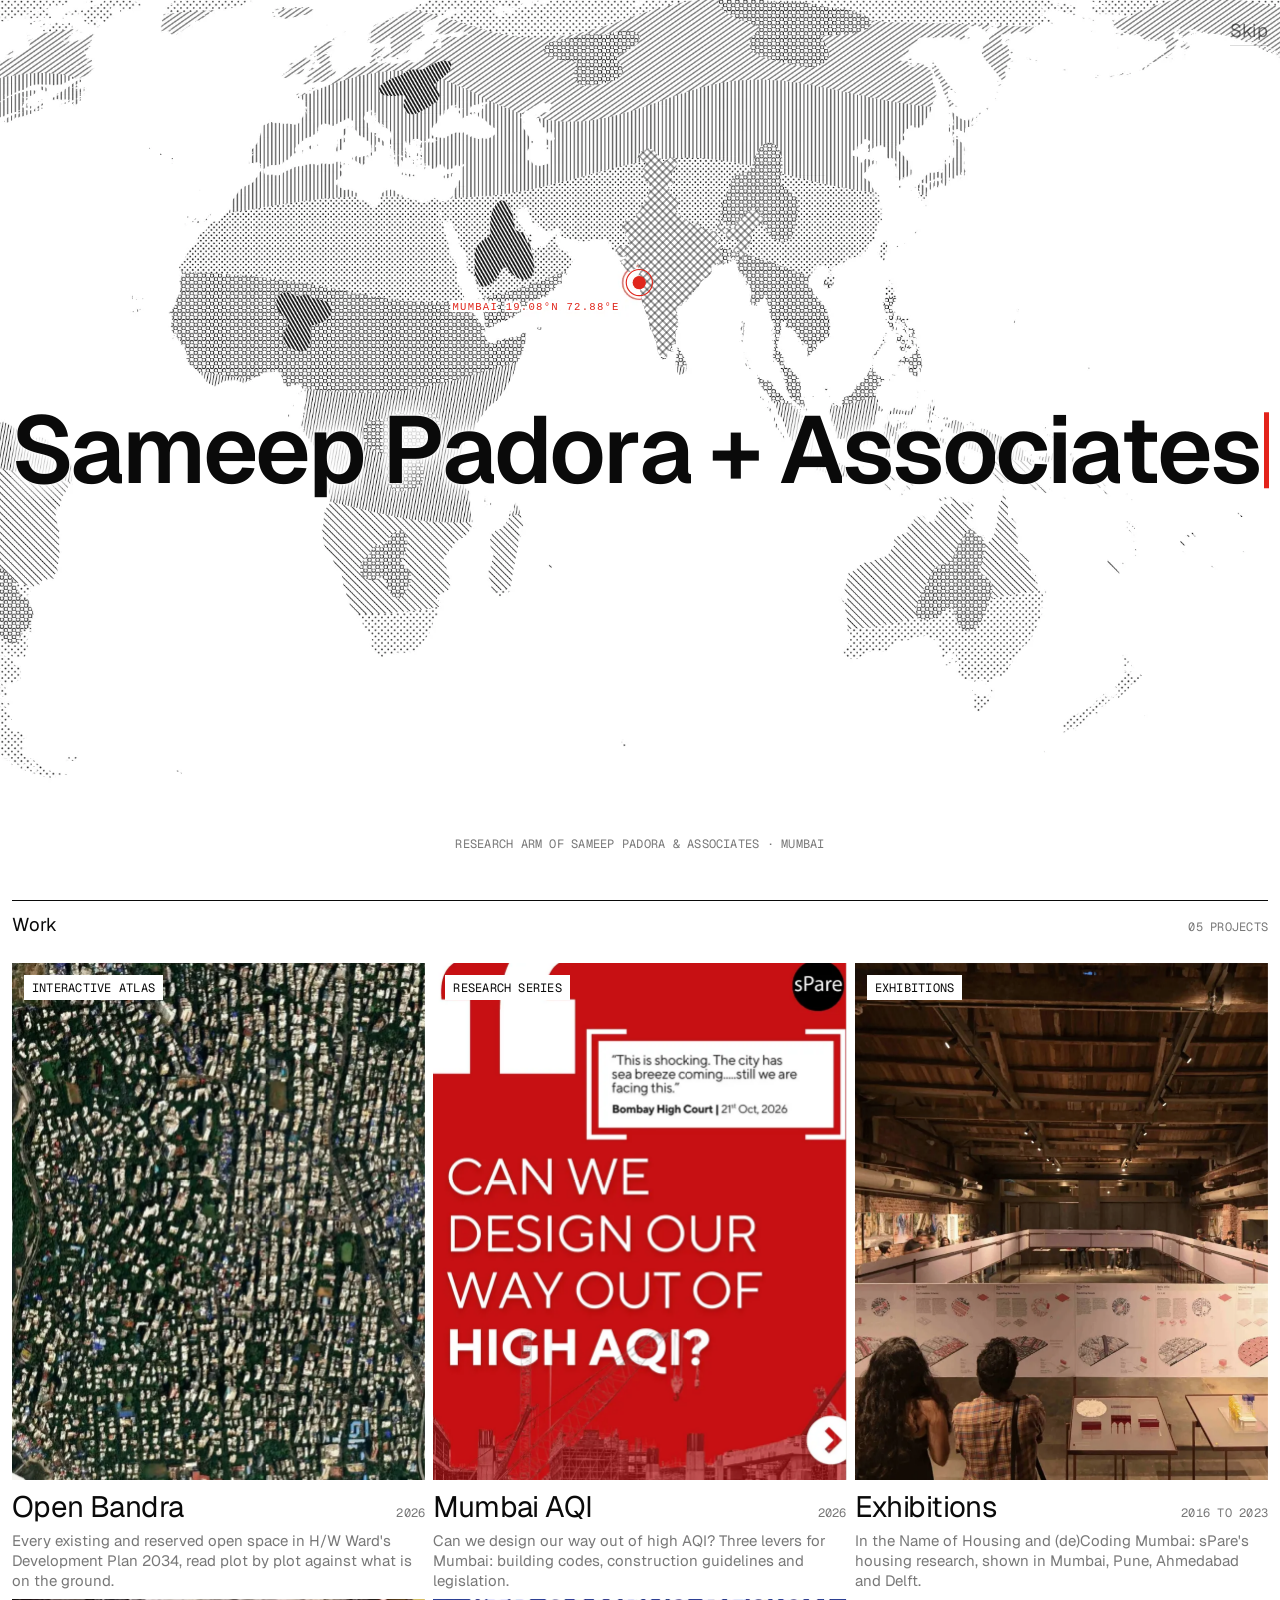
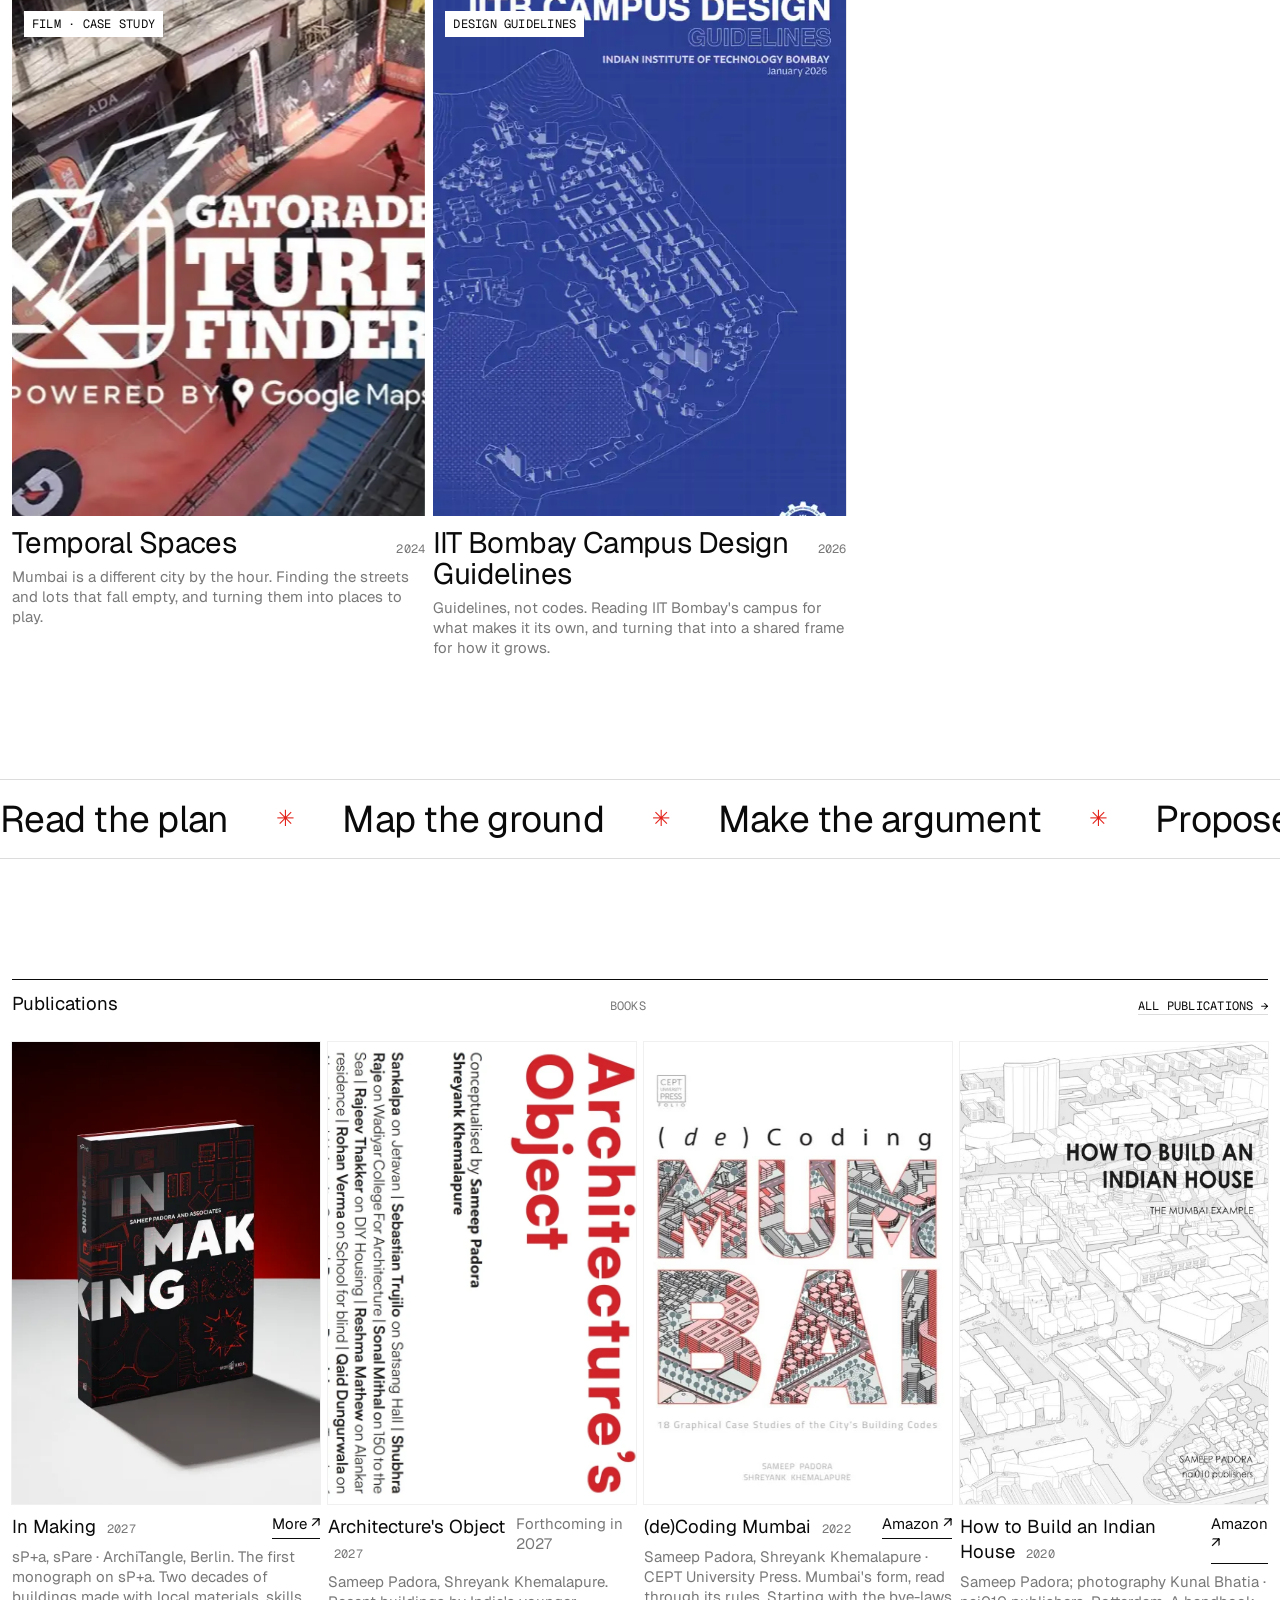
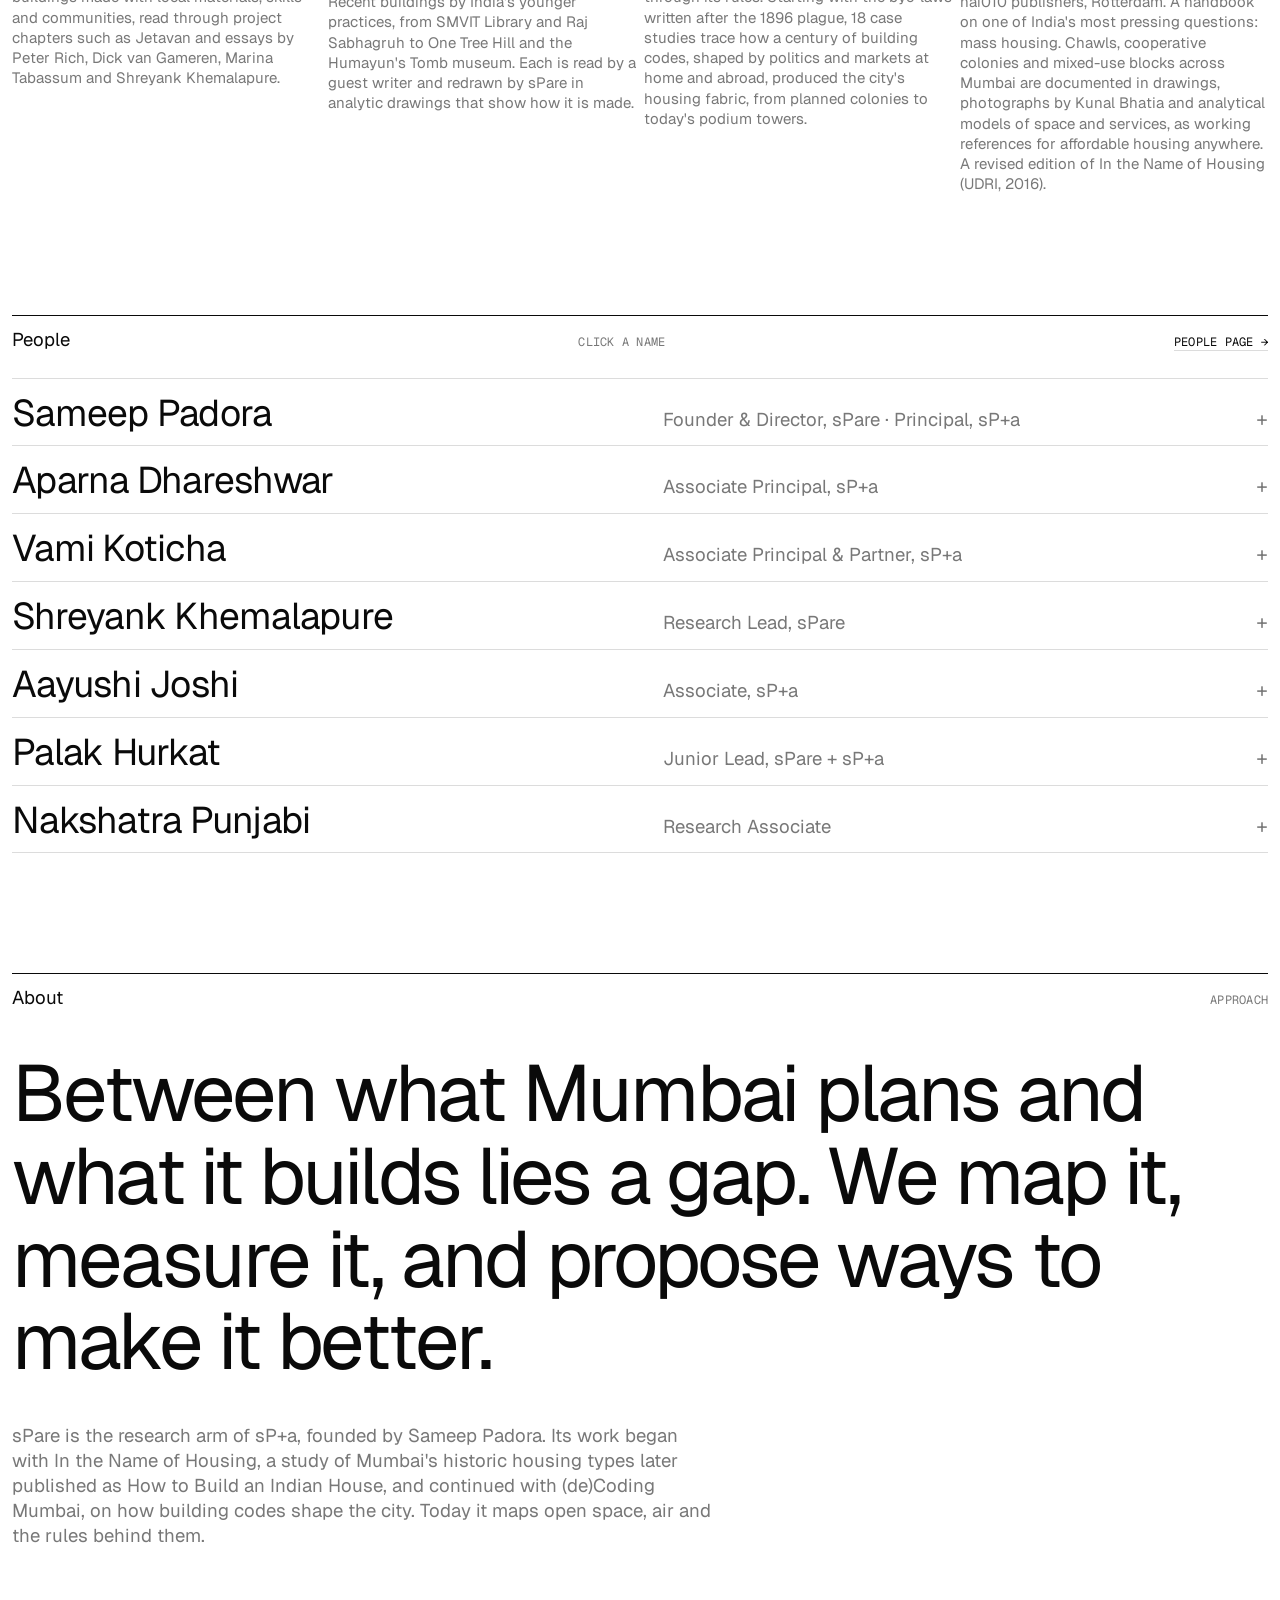
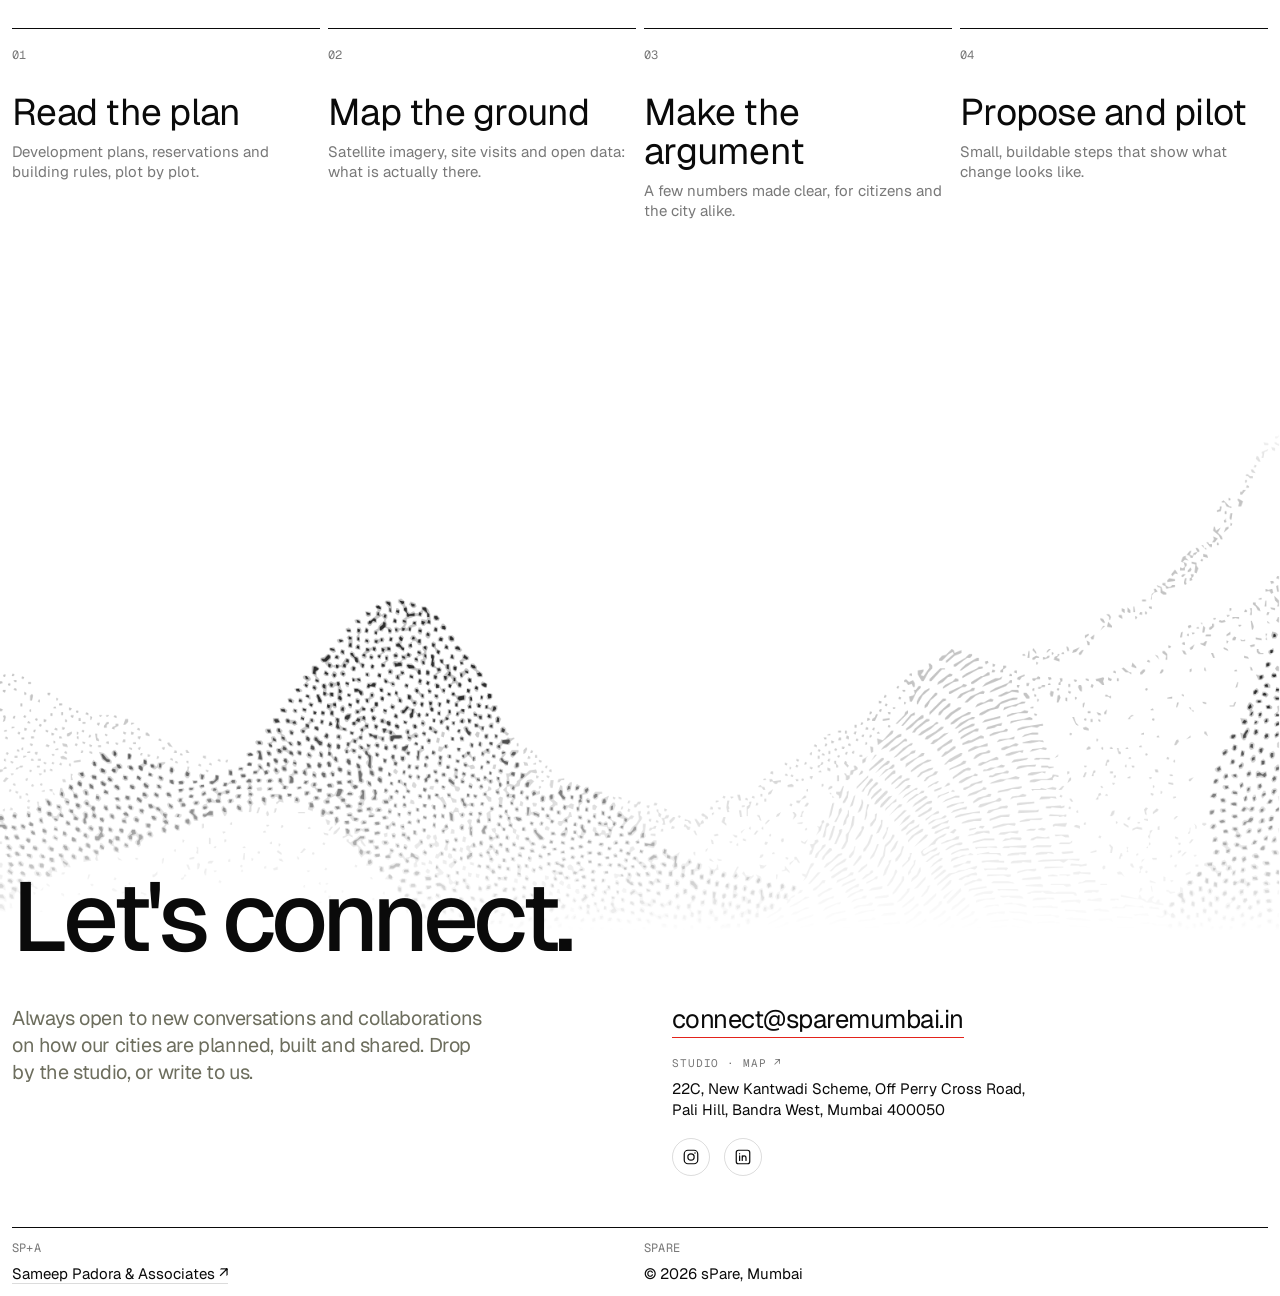
<file: index.html>
<!DOCTYPE html>
<html lang="en">
<head>
<meta charset="utf-8">
<meta name="viewport" content="width=device-width,initial-scale=1">
<title>sPare · Mumbai</title>
<meta name="description" content="sPare is the research arm of sP+a, founded by Sameep Padora. Its work began with In the Name of Housing, a study of Mumbai&#x27;s historic housing types later published as How to Build an Indian House, and continued with (de)Coding Mumbai, on how building codes shape the city. Today it maps open space, air and the rules behind them.">
<link rel="preconnect" href="https://fonts.googleapis.com"><link rel="preconnect" href="https://fonts.gstatic.com" crossorigin>
<link href="https://fonts.googleapis.com/css2?family=Geist:wght@400;500;700&family=Geist+Mono:wght@400&display=swap" rel="stylesheet">
<link rel="icon" href="img/favicon.png">
<link rel="stylesheet" href="site.css">
</head>
<body class="home">
<div id="intro" aria-hidden="true"><div class="in-art"><img data-src="img/pat/world.webp" alt=""><svg class="in-ind" viewBox="0 0 2000 1100" preserveAspectRatio="xMidYMid slice" aria-hidden="true"><defs><pattern id="pi" width="5.2" height="5.2" patternUnits="userSpaceOnUse" patternTransform="scale(1.3) rotate(45)"><path d="M0 2.6H5.2M2.6 0V5.2" stroke="#111" stroke-width=".7"/></pattern><path id="ind" d="M1037,217L1040,219L1040,221L1042,224L1040,225L1037,227L1036,226L1036,224L1034,225L1034,228L1036,231L1036,233L1036,234L1036,235L1036,237L1037,237L1038,236L1040,240L1043,240L1045,242L1045,244L1048,245L1050,247L1049,247L1046,251L1046,253L1045,255L1045,257L1044,260L1046,262L1047,262L1047,261L1051,264L1052,266L1053,266L1055,269L1057,268L1059,271L1061,270L1061,272L1063,273L1064,274L1065,272L1068,274L1068,273L1070,272L1071,273L1073,274L1073,276L1077,279L1079,278L1080,281L1081,280L1083,280L1086,282L1088,280L1088,282L1090,283L1093,282L1094,282L1095,279L1094,276L1095,270L1095,268L1098,267L1099,268L1099,269L1099,272L1099,274L1098,275L1099,277L1101,278L1102,278L1105,279L1109,278L1111,279L1115,279L1115,278L1118,278L1119,278L1119,276L1119,274L1119,272L1116,272L1117,270L1116,269L1119,270L1120,269L1121,270L1123,269L1124,268L1123,267L1123,266L1126,265L1127,262L1131,261L1131,260L1134,258L1133,257L1135,256L1136,257L1140,258L1141,258L1141,256L1142,256L1143,255L1145,255L1145,256L1146,256L1145,257L1145,259L1147,259L1148,261L1146,264L1151,264L1152,266L1152,268L1152,269L1149,271L1151,276L1149,275L1148,273L1145,274L1140,279L1138,280L1138,283L1139,285L1138,286L1138,288L1135,291L1135,293L1136,294L1133,300L1132,305L1130,303L1128,304L1127,303L1128,306L1128,311L1127,312L1126,312L1126,313L1126,315L1126,319L1125,319L1125,321L1124,321L1123,320L1123,321L1121,306L1119,307L1118,306L1119,308L1117,310L1118,311L1116,313L1115,310L1115,312L1115,311L1114,307L1115,303L1116,303L1117,301L1118,302L1118,300L1120,300L1120,296L1121,296L1122,295L1119,293L1109,293L1105,292L1105,286L1104,284L1104,286L1102,286L1101,284L1100,282L1099,282L1100,284L1098,283L1098,282L1096,280L1096,282L1097,282L1097,283L1095,284L1094,287L1096,288L1097,290L1099,290L1099,292L1100,292L1100,293L1097,293L1096,296L1095,295L1094,298L1095,299L1097,301L1099,301L1098,304L1098,305L1097,307L1099,308L1098,310L1100,310L1099,312L1100,314L1100,316L1101,320L1101,321L1100,321L1101,324L1099,324L1099,323L1099,324L1099,325L1098,325L1099,320L1098,321L1098,319L1097,325L1097,323L1097,321L1097,324L1096,323L1096,324L1096,323L1095,325L1095,321L1095,319L1094,319L1094,317L1093,317L1094,319L1095,320L1093,323L1089,325L1087,327L1087,329L1087,331L1088,332L1086,334L1086,335L1086,336L1086,335L1084,337L1084,338L1082,337L1084,338L1078,341L1079,340L1079,339L1077,340L1076,343L1077,341L1078,341L1077,342L1079,341L1074,345L1074,346L1070,353L1065,356L1065,358L1064,358L1064,359L1059,363L1058,364L1058,365L1059,364L1058,367L1055,369L1052,369L1050,374L1050,373L1049,372L1049,374L1049,373L1048,373L1046,374L1044,380L1045,384L1045,386L1044,387L1045,387L1046,393L1045,391L1045,392L1044,391L1044,392L1046,393L1046,395L1045,401L1044,403L1043,407L1043,410L1042,410L1042,411L1043,411L1043,419L1041,419L1039,419L1039,421L1037,426L1038,427L1040,427L1040,428L1038,427L1034,429L1033,431L1032,435L1028,437L1025,435L1022,430L1023,430L1022,430L1021,427L1021,426L1020,422L1021,424L1021,425L1022,425L1021,425L1021,423L1020,421L1020,420L1017,410L1015,406L1015,405L1014,405L1012,398L1011,398L1011,394L1011,392L1011,391L1009,388L1009,387L1010,387L1009,386L1009,384L1009,385L1007,382L1008,381L1007,382L1006,380L1006,377L1005,377L1006,377L1005,376L1005,375L1003,371L1003,370L1003,371L1002,368L1002,367L1001,359L1000,353L1000,354L1001,353L999,352L1000,351L999,349L1000,348L1000,349L1000,348L999,348L1000,347L1000,345L999,347L999,344L1000,345L999,343L999,342L998,342L998,340L998,339L1000,332L999,331L999,330L999,329L999,328L998,329L998,328L997,326L999,326L998,326L999,324L1001,323L997,324L997,322L998,321L997,322L997,321L997,319L999,319L1000,319L997,319L996,318L996,319L995,318L996,319L996,320L994,321L995,322L994,322L995,322L994,323L995,323L996,324L995,328L988,332L986,332L982,328L975,318L976,317L976,319L978,318L978,317L979,318L980,317L982,316L985,312L985,311L984,312L984,313L982,312L980,314L979,314L974,312L972,310L973,309L972,309L972,308L971,308L971,307L974,304L971,307L970,307L971,306L970,306L971,304L973,304L974,301L975,301L981,302L984,300L985,300L985,301L986,301L988,300L987,298L988,297L985,291L985,289L983,288L982,286L982,281L978,279L978,276L983,268L985,267L986,270L987,270L993,268L993,266L995,264L996,261L1000,258L1002,250L1006,247L1005,246L1008,241L1010,239L1010,238L1010,236L1009,233L1010,232L1012,230L1014,229L1015,228L1013,226L1011,226L1011,222L1010,223L1009,223L1004,220L1004,216L1003,208L1003,206L1004,206L1005,204L1006,203L1007,200L1005,199L1005,196L1002,196L1001,194L1001,193L997,193L998,189L1000,187L1001,185L1006,185L1005,183L1007,183L1011,181L1012,183L1013,182L1015,182L1015,184L1017,184L1019,187L1023,190L1024,193L1028,195L1028,197L1032,196L1036,193L1038,193L1039,192L1042,194L1044,193L1046,196L1046,197L1044,205L1043,205L1042,206L1042,207L1041,207L1041,209L1040,211L1037,211L1038,215L1037,215L1037,217ZM1130,444L1131,447L1130,448L1129,446L1129,444L1130,444ZM1122,414L1122,417L1121,417L1122,415L1122,414ZM1125,395L1125,396L1124,398L1125,398L1125,401L1124,402L1125,402L1124,405L1123,409L1122,406L1123,406L1123,403L1124,403L1123,402L1124,398L1124,394L1125,392L1126,394L1125,394L1125,395Z"/></defs><use href="#ind" fill="#fff"/><use href="#ind" fill="url(#pi)"/><g><circle class="rg" style="transform-box:fill-box;transform-origin:center;animation:p 2.4s ease-out infinite" cx="999.2" cy="345.4" r="16" fill="none" stroke="#e0261b" stroke-width="1.4"/><circle cx="999.2" cy="345.4" r="8" fill="#e0261b"/><text text-anchor="end" x="975.2" y="379.4" font-family="ui-monospace,Menlo,monospace" font-size="13" letter-spacing="1.5" fill="#e0261b" stroke="#fff" stroke-width="5" paint-order="stroke">MUMBAI 19.08°N 72.88°E</text></g></svg></div><div class="nm" id="nm"><div class="nm-l"></div><p class="nm-c mono">&nbsp;</p></div><img class="in-logo" src="img/logo.svg" alt=""><p class="in-k mono">Research arm of Sameep Padora &amp; Associates · Mumbai</p><button class="in-skip mono" type="button">Skip</button></div>
<script>try{var r=document.referrer&&new URL(document.referrer);if(r&&r.host===location.host&&!/[?&]intro/.test(location.search))document.documentElement.classList.add("seen")}catch(e){}</script>
<div id="prog"></div>
<header id="hdr">
  <a class="logo" href="index.html?intro" aria-label="sPare home"><img src="img/logo.svg" alt="sPare"></a>
  <span class="clock" id="clock">Mumbai</span>
  <button class="mbtn mono" type="button" aria-expanded="false" aria-controls="mnav">Menu</button>
  <nav id="mnav"><a href="index.html#work">Work</a><a href="publications.html">Publications</a><a href="people.html">People</a><a href="index.html#about">About</a><a href="index.html#contact">Contact</a><a href="https://sp-arc.net" target="_blank" rel="noopener">Studio ↗</a></nav>
</header>

<section class="hero" id="hero" data-type>
  <div class="hero-art bw"><img src="img/pat/city.webp" alt="" aria-hidden="true" draggable="false"></div>
  <h1><span class="l"><span><b>sPare</b> is the research arm of Sameep Padora &amp; Associates.</span></span>
    <span class="l"><span><em>We map, measure and argue for the spaces Mumbai shares.</em></span></span></h1>
  <div class="meta mono"><span>Research · Mapping · Proposals</span><span>Bandra West, Mumbai</span><span>Scroll <span class="sc">↓</span></span></div>
</section>
<section class="s" id="work">
  <div class="sh rv"><h2>Work</h2><span class="mono">05 projects</span></div>
  <div class="work w5">
    <a class="card rv" href="open-bandra.html" data-cursor="Open" data-title="Open Bandra">
      <div class="im"><img src="img/bandra.webp" alt="" loading="lazy"><span class="tag mono">Interactive atlas</span></div>
      <div class="ti"><h3>Open Bandra<span class="dot"></span></h3><span class="mono">2026</span></div>
      <p>Every existing and reserved open space in H/W Ward&#x27;s Development Plan 2034, read plot by plot against what is on the ground.</p></a>
    <a class="card rv" href="mumbai-aqi.html" data-cursor="Open" data-title="Mumbai AQI">
      <div class="im"><img src="img/aqi-card.webp" alt="" loading="lazy"><span class="tag mono">Research series</span></div>
      <div class="ti"><h3>Mumbai AQI<span class="dot"></span></h3><span class="mono">2026</span></div>
      <p>Can we design our way out of high AQI? Three levers for Mumbai: building codes, construction guidelines and legislation.</p></a>
    <a class="card rv" href="exhibitions.html" data-cursor="Open" data-title="Exhibitions">
      <div class="im"><img src="img/ex/ifbe-1.webp" alt="" loading="lazy"><span class="tag mono">Exhibitions</span></div>
      <div class="ti"><h3>Exhibitions<span class="dot"></span></h3><span class="mono">2016 to 2023</span></div>
      <p>In the Name of Housing and (de)Coding Mumbai: sPare&#x27;s housing research, shown in Mumbai, Pune, Ahmedabad and Delft.</p></a>
    <a class="card rv" href="temporal-spaces.html" data-cursor="Open" data-title="Temporal Spaces">
      <div class="im"><img src="img/ts-cover.webp" alt="" loading="lazy"><span class="tag mono">Film · Case study</span></div>
      <div class="ti"><h3>Temporal Spaces<span class="dot"></span></h3><span class="mono">2024</span></div>
      <p>Mumbai is a different city by the hour. Finding the streets and lots that fall empty, and turning them into places to play.</p></a>
    <a class="card rv" href="iitb-guidelines.html" data-cursor="Open" data-title="IIT Bombay Campus Design Guidelines">
      <div class="im"><img src="img/iitb-1.webp" alt="" loading="lazy"><span class="tag mono">Design guidelines</span></div>
      <div class="ti"><h3>IIT Bombay Campus Design Guidelines<span class="dot"></span></h3><span class="mono">2026</span></div>
      <p>Guidelines, not codes. Reading IIT Bombay&#x27;s campus for what makes it its own, and turning that into a shared frame for how it grows.</p></a>
  </div>
</section>
<div class="mq" aria-hidden="true"><div class="tr"><span>Read the plan</span><span>Map the ground</span><span>Make the argument</span><span>Propose and pilot</span><span>Open Bandra</span><span>Mumbai AQI</span><span>Read the plan</span><span>Map the ground</span><span>Make the argument</span><span>Propose and pilot</span><span>Open Bandra</span><span>Mumbai AQI</span></div></div>
<section class="s" id="publications">
  <div class="sh rv"><h2>Publications</h2><span class="mono">Books</span><a class="all mono" href="publications.html">All publications →</a></div>
  <div class="pubs">
    <div class="book rv"><button type="button" class="look" data-title="In Making" data-pages="[&quot;img/covers/im-in-6.webp&quot;, &quot;img/covers/im-in-3.webp&quot;, &quot;img/covers/im-in-10.webp&quot;, &quot;img/covers/im-in-1.webp&quot;, &quot;img/covers/im-in-9.webp&quot;, &quot;img/covers/im-in-7.webp&quot;, &quot;img/covers/im-in-4.webp&quot;, &quot;img/covers/im-in-8.webp&quot;]" data-caps="[&quot;Jetavan&quot;, &quot;Space as Agent of Change&quot;, &quot;Jetavan: the building&quot;, &quot;Peter Rich, Kindred Journeys&quot;, &quot;Jetavan: exploded axonometric&quot;, &quot;Jetavan: references and process&quot;, &quot;Marina Tabassum in conversation with Sameep Padora&quot;, &quot;Jetavan: roof and site&quot;]" data-cursor="Open"><div class="cv img" data-fb="&lt;div class=&quot;cv&quot;&gt;&lt;img class=&quot;cvpat&quot; src=&quot;img/pat/contours.webp&quot; alt=&quot;&quot;&gt;&lt;span class=&quot;mono&quot;&gt;2027&lt;/span&gt;&lt;b&gt;In Making&lt;/b&gt;&lt;span class=&quot;mono pubn&quot;&gt;ArchiTangle, Berlin&lt;/span&gt;&lt;/div&gt;"><img src="img/covers/inmaking.webp" alt="Cover of In Making" loading="lazy" referrerpolicy="no-referrer" onerror="this.parentNode.outerHTML=this.parentNode.dataset.fb"></div><span class="lk mono">Look inside</span></button>
      <div class="ti"><span class="bt">In Making <span class="mono">2027</span></span><a class="buy" href="https://architangle.com/book/in-making" target="_blank" rel="noopener">More ↗</a></div><p class="bd">sP+a, sPare · ArchiTangle, Berlin. The first monograph on sP+a. Two decades of buildings made with local materials, skills and communities, read through project chapters such as Jetavan and essays by Peter Rich, Dick van Gameren, Marina Tabassum and Shreyank Khemalapure.</p></div>
    <div class="book rv"><button type="button" class="look" data-title="Architecture&#x27;s Object" data-pages="[&quot;img/covers/ao-in-1.webp&quot;, &quot;img/covers/ao-in-2.webp&quot;, &quot;img/covers/ao-in-3.webp&quot;, &quot;img/covers/ao-in-4.webp&quot;, &quot;img/covers/ao-in-5.webp&quot;, &quot;img/covers/ao-in-6.webp&quot;, &quot;img/covers/ao-in-7.webp&quot;, &quot;img/covers/ao-in-8.webp&quot;]" data-caps="[&quot;Nazmi Anuar on SMVIT Library, Cadence Architects&quot;, &quot;Raj Sabhagruh: scale and ascension&quot;, &quot;Yogashaala: the timber&#x27;s length as structural logic&quot;, &quot;SMVIT Library: structure grid and deviations&quot;, &quot;Humayun&#x27;s Tomb museum: screens&quot;, &quot;BIC: assembled by walking&quot;, &quot;The Container: a section through the pavilion&quot;, &quot;Jetavan: rammed stone dust walls and tree courts&quot;]" data-cursor="Open"><div class="cv img" data-fb="&lt;div class=&quot;cv&quot;&gt;&lt;img class=&quot;cvpat&quot; src=&quot;img/pat/contours.webp&quot; alt=&quot;&quot;&gt;&lt;span class=&quot;mono&quot;&gt;2027&lt;/span&gt;&lt;b&gt;Architecture&amp;#x27;s Object&lt;/b&gt;&lt;span class=&quot;mono pubn&quot;&gt;&lt;/span&gt;&lt;/div&gt;"><img src="img/covers/ao.webp" alt="Cover of Architecture&#x27;s Object" loading="lazy" referrerpolicy="no-referrer" onerror="this.parentNode.outerHTML=this.parentNode.dataset.fb"></div><span class="lk mono">Look inside</span></button>
      <div class="ti"><span class="bt">Architecture&#x27;s Object <span class="mono">2027</span></span><span class="soft">Forthcoming in 2027</span></div><p class="bd">Sameep Padora, Shreyank Khemalapure. Recent buildings by India&#x27;s younger practices, from SMVIT Library and Raj Sabhagruh to One Tree Hill and the Humayun&#x27;s Tomb museum. Each is read by a guest writer and redrawn by sPare in analytic drawings that show how it is made.</p></div>
    <div class="book rv"><div class="cv img" data-fb="&lt;div class=&quot;cv&quot;&gt;&lt;img class=&quot;cvpat&quot; src=&quot;img/pat/contours.webp&quot; alt=&quot;&quot;&gt;&lt;span class=&quot;mono&quot;&gt;2022&lt;/span&gt;&lt;b&gt;(de)Coding Mumbai&lt;/b&gt;&lt;span class=&quot;mono pubn&quot;&gt;CEPT University Press&lt;/span&gt;&lt;/div&gt;"><img src="img/covers/decoding.webp" alt="Cover of (de)Coding Mumbai" loading="lazy" referrerpolicy="no-referrer" onerror="this.parentNode.outerHTML=this.parentNode.dataset.fb"></div>
      <div class="ti"><span class="bt">(de)Coding Mumbai <span class="mono">2022</span></span><a class="buy" href="https://www.amazon.in/Coding-Mumbai-Sameep-Padora/dp/B0CGMB4QV6" target="_blank" rel="noopener">Amazon ↗</a></div><p class="bd">Sameep Padora, Shreyank Khemalapure · CEPT University Press. Mumbai&#x27;s form, read through its rules. Starting with the bye-laws written after the 1896 plague, 18 case studies trace how a century of building codes, shaped by politics and markets at home and abroad, produced the city&#x27;s housing fabric, from planned colonies to today&#x27;s podium towers.</p></div>
    <div class="book rv"><div class="cv img" data-fb="&lt;div class=&quot;cv&quot;&gt;&lt;img class=&quot;cvpat&quot; src=&quot;img/pat/contours.webp&quot; alt=&quot;&quot;&gt;&lt;span class=&quot;mono&quot;&gt;2020&lt;/span&gt;&lt;b&gt;How to Build an Indian House&lt;/b&gt;&lt;span class=&quot;mono pubn&quot;&gt;nai010 publishers, Rotterdam&lt;/span&gt;&lt;/div&gt;"><img src="img/covers/htbaih.webp" alt="Cover of How to Build an Indian House" loading="lazy" referrerpolicy="no-referrer" onerror="this.parentNode.outerHTML=this.parentNode.dataset.fb"></div>
      <div class="ti"><span class="bt">How to Build an Indian House <span class="mono">2020</span></span><a class="buy" href="https://www.amazon.in/How-Build-Indian-House-Example/dp/9462085536" target="_blank" rel="noopener">Amazon ↗</a></div><p class="bd">Sameep Padora; photography Kunal Bhatia · nai010 publishers, Rotterdam. A handbook on one of India&#x27;s most pressing questions: mass housing. Chawls, cooperative colonies and mixed-use blocks across Mumbai are documented in drawings, photographs by Kunal Bhatia and analytical models of space and services, as working references for affordable housing anywhere. A revised edition of In the Name of Housing (UDRI, 2016).</p></div>
  </div>
</section>
<section class="s" id="people">
  <div class="sh rv"><h2>People</h2><span class="mono">Click a name</span><a class="all mono" href="people.html">People page →</a></div>
  <div class="people">
    <details class="pp rv"><summary><span class="nm">Sameep Padora</span><span class="role">Founder &amp; Director, sPare · Principal, sP+a</span><span class="pl mono">+</span></summary><div class="ppb"><div class="ppi"><img src="img/people/sameep.webp" alt="Sameep Padora" loading="lazy"></div><p>Sameep Padora founded sP+a in Mumbai in 2006 and sPare, its research arm, in 2017. Trained at the Academy of Architecture and Harvard GSD, he served as Dean of Architecture at CEPT University from 2023 to 2026. His work, recognised with the Beazley Design of the Year and Wallpaper* awards, explores frugal innovation and the regional in contemporary India.</p></div></details>
    <details class="pp rv"><summary><span class="nm">Aparna Dhareshwar</span><span class="role">Associate Principal, sP+a</span><span class="pl mono">+</span></summary><div class="ppb"><div class="ppi"><img src="img/people/aparna.webp" alt="Aparna Dhareshwar" loading="lazy"></div><p>Aparna Dhareshwar is an Associate Principal at sP+a, bringing over 25 years of experience across architecture, interiors and product design. Trained at the Academy of Architecture, she leads the studio&#x27;s operations, client relationships and delivery, and has steered award-winning projects including Jetavan, the Maya Somaiya Library and the National War Museum competition entry.</p></div></details>
    <details class="pp rv"><summary><span class="nm">Vami Koticha</span><span class="role">Associate Principal &amp; Partner, sP+a</span><span class="pl mono">+</span></summary><div class="ppb"><div class="ppi"><img src="img/people/vami.webp" alt="Vami Koticha" loading="lazy"></div><p>Vami Koticha is an Associate Principal and Partner at sP+a, leading design strategy across institutional, cultural, housing and masterplanning work. A graduate of KRVIA, she has shaped several of the studio&#x27;s best-known projects, from Jetavan to the Maya Somaiya Library. Her interests lie where computational design meets traditional typologies and local building methods.</p></div></details>
    <details class="pp rv"><summary><span class="nm">Shreyank Khemalapure</span><span class="role">Research Lead, sPare</span><span class="pl mono">+</span></summary><div class="ppb"><div class="ppi"><img src="img/people/shreyank.webp" alt="Shreyank Khemalapure" loading="lazy"></div><p>Shreyank Khemalapure leads research at sPare and is an Associate Professor at CEPT University. A graduate of the Berlage, TU Delft, he works across architectural theory, history and criticism, with a focus on housing and urbanism, from Mumbai&#x27;s housing to India&#x27;s second cities. He is co-author, with Sameep Padora, of (de)Coding Mumbai.</p></div></details>
    <details class="pp rv"><summary><span class="nm">Aayushi Joshi</span><span class="role">Associate, sP+a</span><span class="pl mono">+</span></summary><div class="ppb"><div class="ppi"><img src="img/people/aayushi.webp" alt="Aayushi Joshi" loading="lazy"></div><p>Aayushi Joshi is an Associate at sP+a, leading teams on commercial, residential and hospitality projects across India. She holds a master&#x27;s in Advanced Architectural Design from Columbia GSAPP. Before returning to the studio, she worked with Handel Architects and Barrett Architecture Studio in New York, and edited for GSAPP&#x27;s publications office.</p></div></details>
    <details class="pp rv"><summary><span class="nm">Palak Hurkat</span><span class="role">Junior Lead, sPare + sP+a</span><span class="pl mono">+</span></summary><div class="ppb"><div class="ppi"><img src="img/people/palak.webp" alt="Palak Hurkat" loading="lazy"></div><p>Palak Hurkat is an architect and urban researcher at sP+a, working at the intersection of design, publishing and public space. A CEPT University graduate with an exchange at TU Munich, she leads urban interventions through sPare and Bandra Collective. She is co-author of a forthcoming monograph on architect Hema Sankalia.</p></div></details>
    <details class="pp rv"><summary><span class="nm">Nakshatra Punjabi</span><span class="role">Research Associate</span><span class="pl mono">+</span></summary><div class="ppb"><div class="ppi"><img class="nopic" src="img/pat/vlines.webp" alt="" aria-hidden="true"></div><p>Nakshatra Punjabi is a Research Associate at sPare. A graduate of CEPT University&#x27;s Bachelor of Architecture programme, she is interested in how practices work: the processes, decisions and cultures that shape the making of architecture. She is currently working on In Making, the studio&#x27;s forthcoming monograph.</p></div></details>
  </div>
</section>
<section class="s about" id="about">
  <div class="sh rv"><h2>About</h2><span class="mono">Approach</span></div>
  <p class="st" id="st">Between what Mumbai plans and what it builds lies a gap. We map it, measure it, and propose ways to make it better.</p>
  <p class="intro rv">sPare is the research arm of sP+a, founded by Sameep Padora. Its work began with In the Name of Housing, a study of Mumbai&#x27;s historic housing types later published as How to Build an Indian House, and continued with (de)Coding Mumbai, on how building codes shape the city. Today it maps open space, air and the rules behind them.</p>
  <div class="steps"><div class="step rv"><span class="mono n">01</span><h4>Read the plan</h4><p>Development plans, reservations and building rules, plot by plot.</p></div><div class="step rv"><span class="mono n">02</span><h4>Map the ground</h4><p>Satellite imagery, site visits and open data: what is actually there.</p></div><div class="step rv"><span class="mono n">03</span><h4>Make the argument</h4><p>A few numbers made clear, for citizens and the city alike.</p></div><div class="step rv"><span class="mono n">04</span><h4>Propose and pilot</h4><p>Small, buildable steps that show what change looks like.</p></div></div>
</section>

<div class="bw pat horizon"><img src="img/pat/ridge.webp" alt="" aria-hidden="true" draggable="false" loading="lazy" decoding="async"></div>
<footer id="contact">
  <a class="big" href="mailto:connect@sparemumbai.in">Let&#x27;s connect.</a>
  <div class="ct rv">
    <p class="ct-by">Always open to new conversations and collaborations on how our cities are planned, built and shared. Drop by the studio, or write to us.</p>
    <div class="ct-d">
      <a class="ct-mail" href="mailto:connect@sparemumbai.in">connect@sparemumbai.in</a>
      <a class="ct-ad" href="https://www.google.com/maps/search/?api=1&amp;query=Sameep+Padora+and+Associates+Pali+Hill+Bandra+Mumbai" target="_blank" rel="noopener"><span class="mono">Studio · Map ↗</span>22C, New Kantwadi Scheme, Off Perry Cross Road, Pali Hill, Bandra West, Mumbai 400050</a><div class="ct-so"><a href="https://www.instagram.com/sparemumbai/" target="_blank" rel="noopener" aria-label="sPare on Instagram"><svg viewBox="0 0 24 24" aria-hidden="true"><rect x="3" y="3" width="18" height="18" rx="5"/><circle cx="12" cy="12" r="4.2"/><circle cx="17.3" cy="6.7" r="1" class="f"/></svg></a><a href="https://www.linkedin.com/company/sp-a/" target="_blank" rel="noopener" aria-label="Sameep Padora and Associates on LinkedIn"><svg viewBox="0 0 24 24" aria-hidden="true"><rect x="3" y="3" width="18" height="18" rx="3"/><path d="M7.5 10.5v6M7.5 7.6v.1M11 16.5v-6M11 13.2c0-1.6 1-2.7 2.5-2.7s2.5 1 2.5 2.7v3.3"/></svg></a></div>
    </div>
  </div>
  <div class="cols">
    <div><span class="mono">sP+a</span><a href="https://sp-arc.net" target="_blank" rel="noopener">Sameep Padora &amp; Associates ↗</a></div>
    <div><span class="mono">sPare</span>© 2026 sPare, Mumbai</div>
  </div>
</footer>
<div id="ph" class="mono">Photo</div>
<script src="site.js"></script>
</body>
</html>
</file>
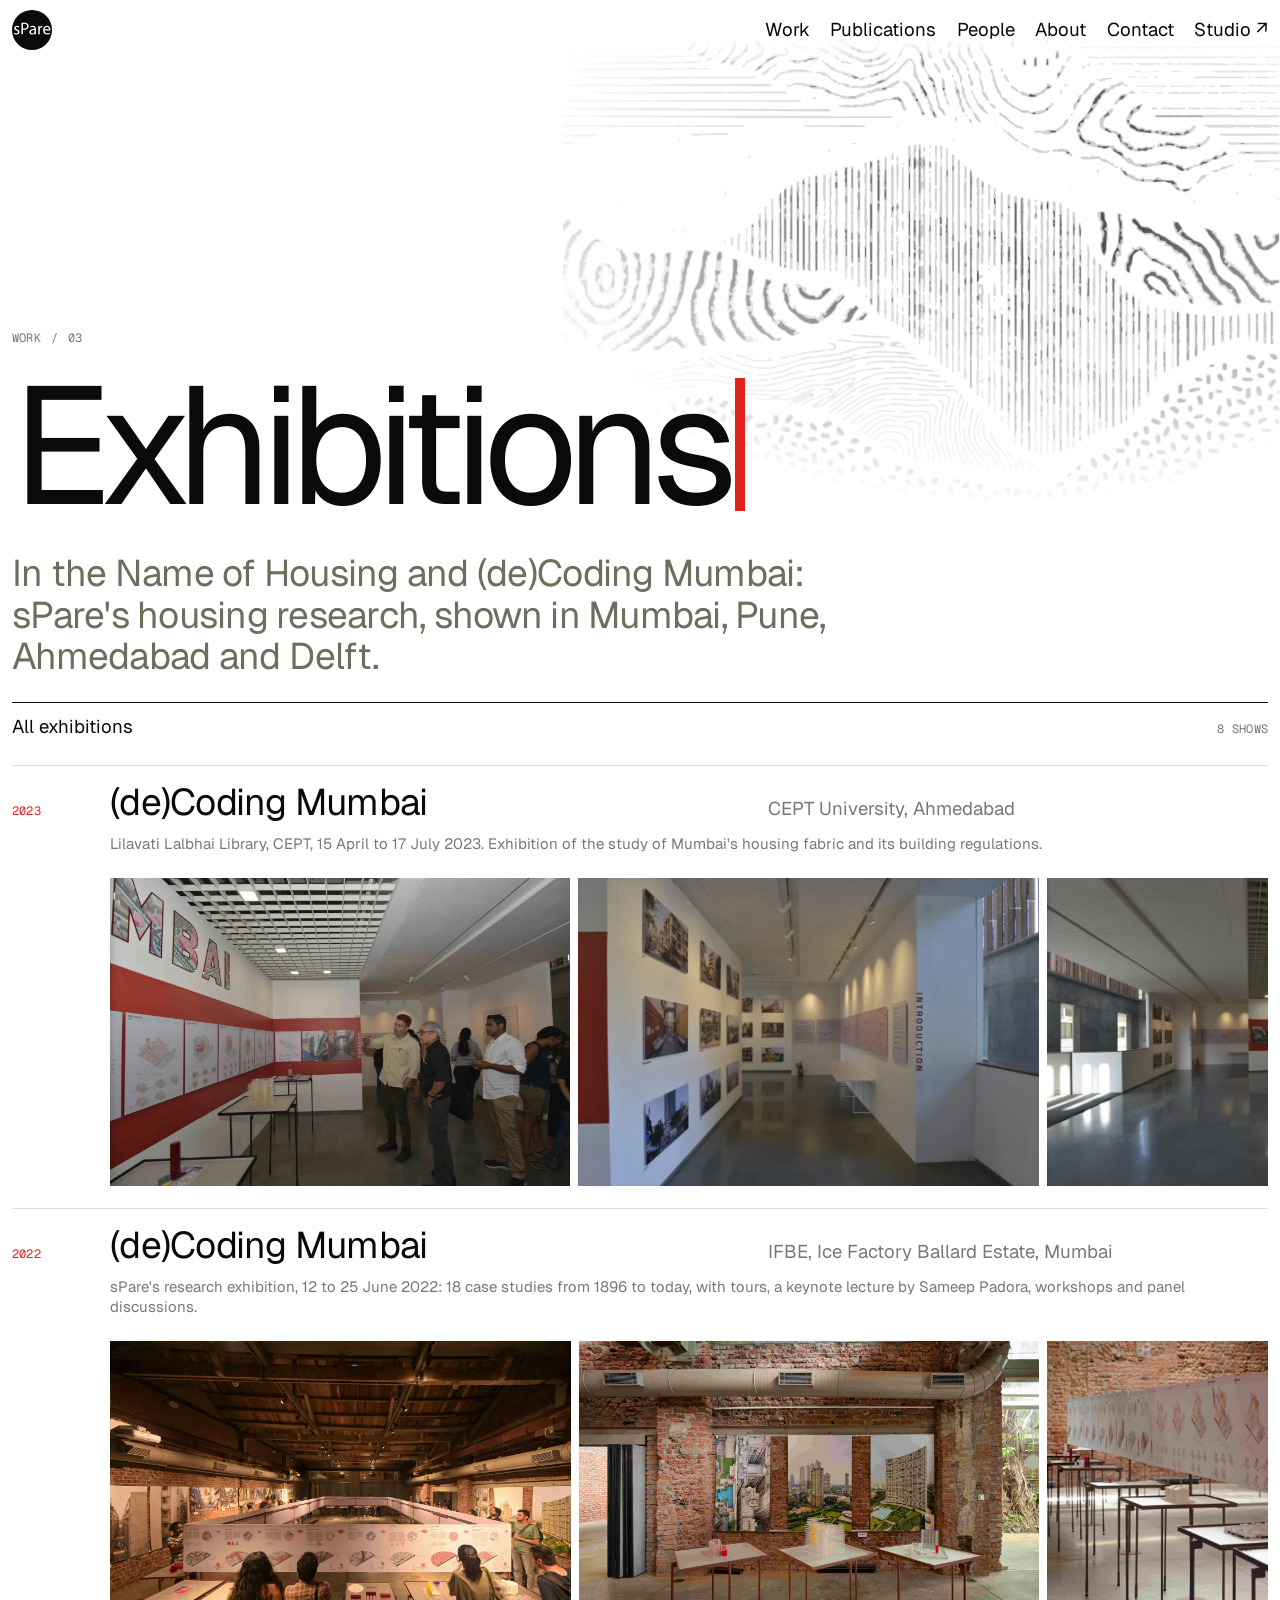
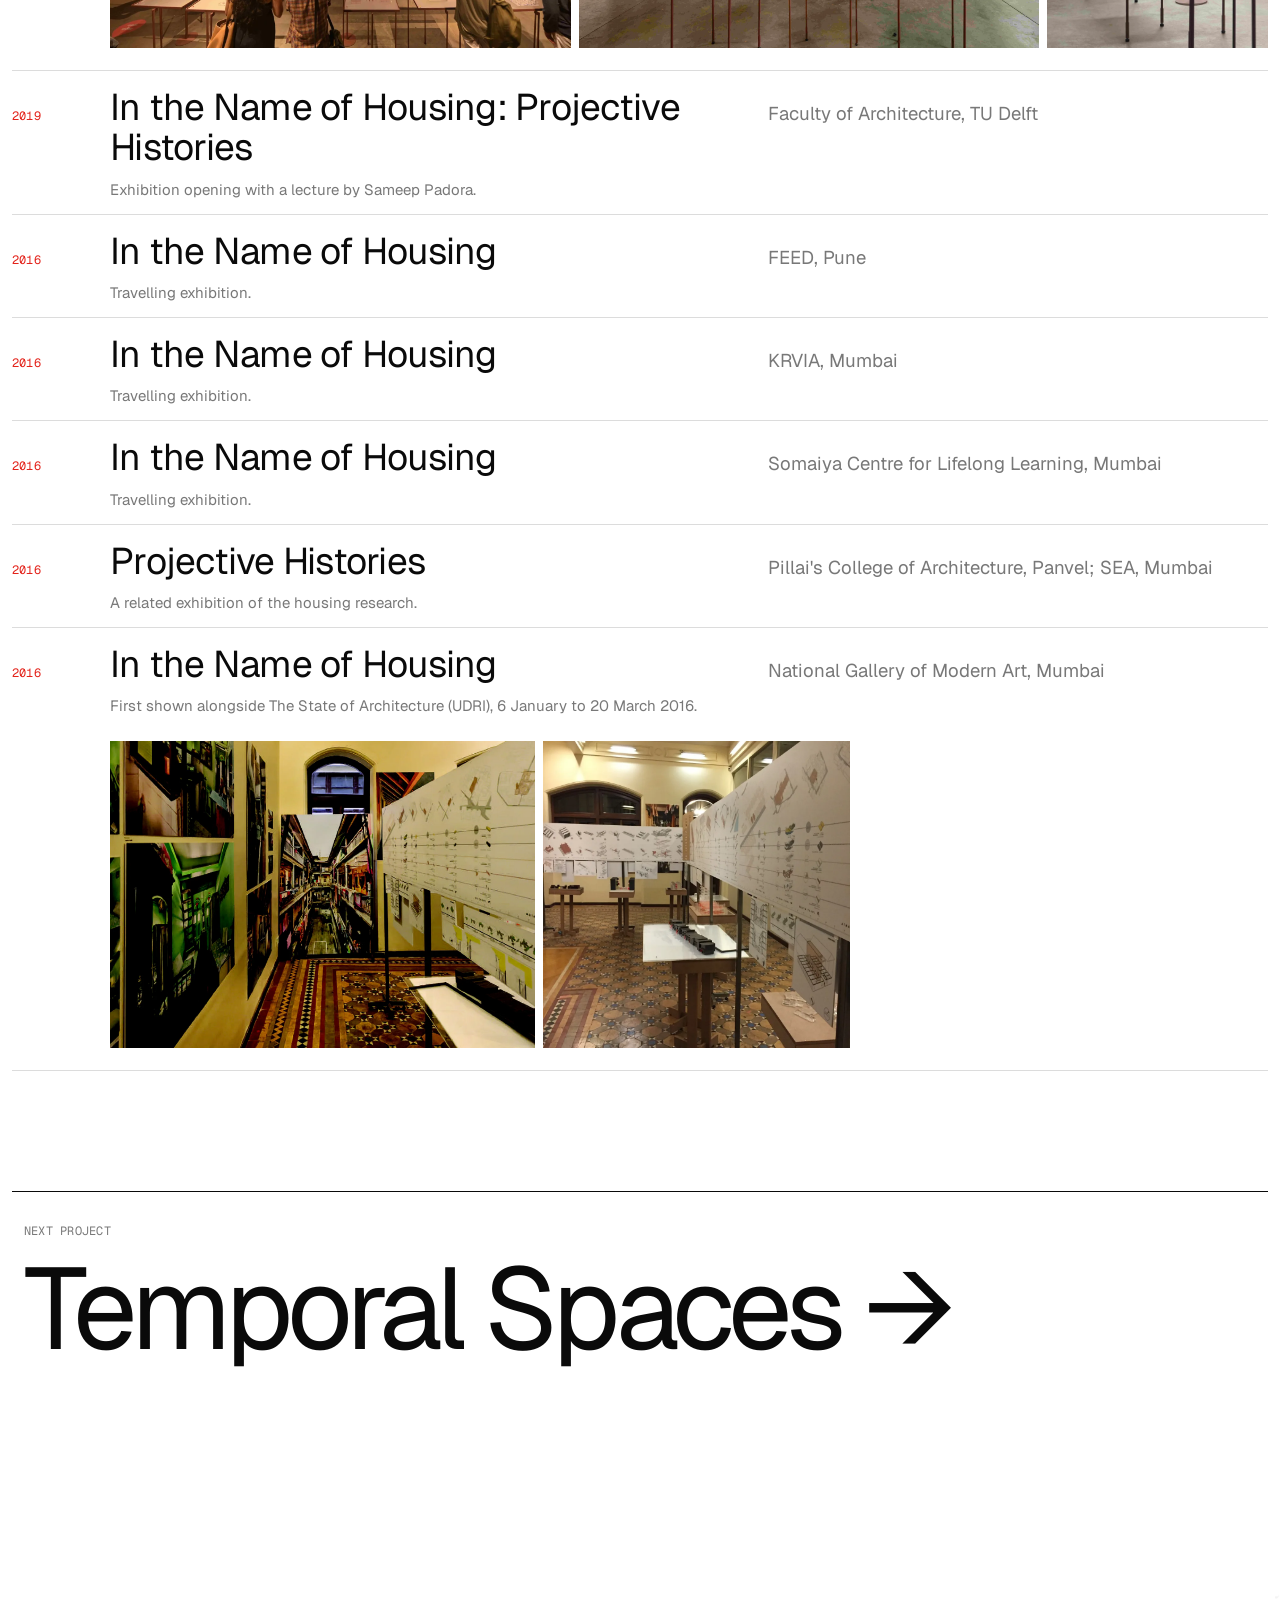
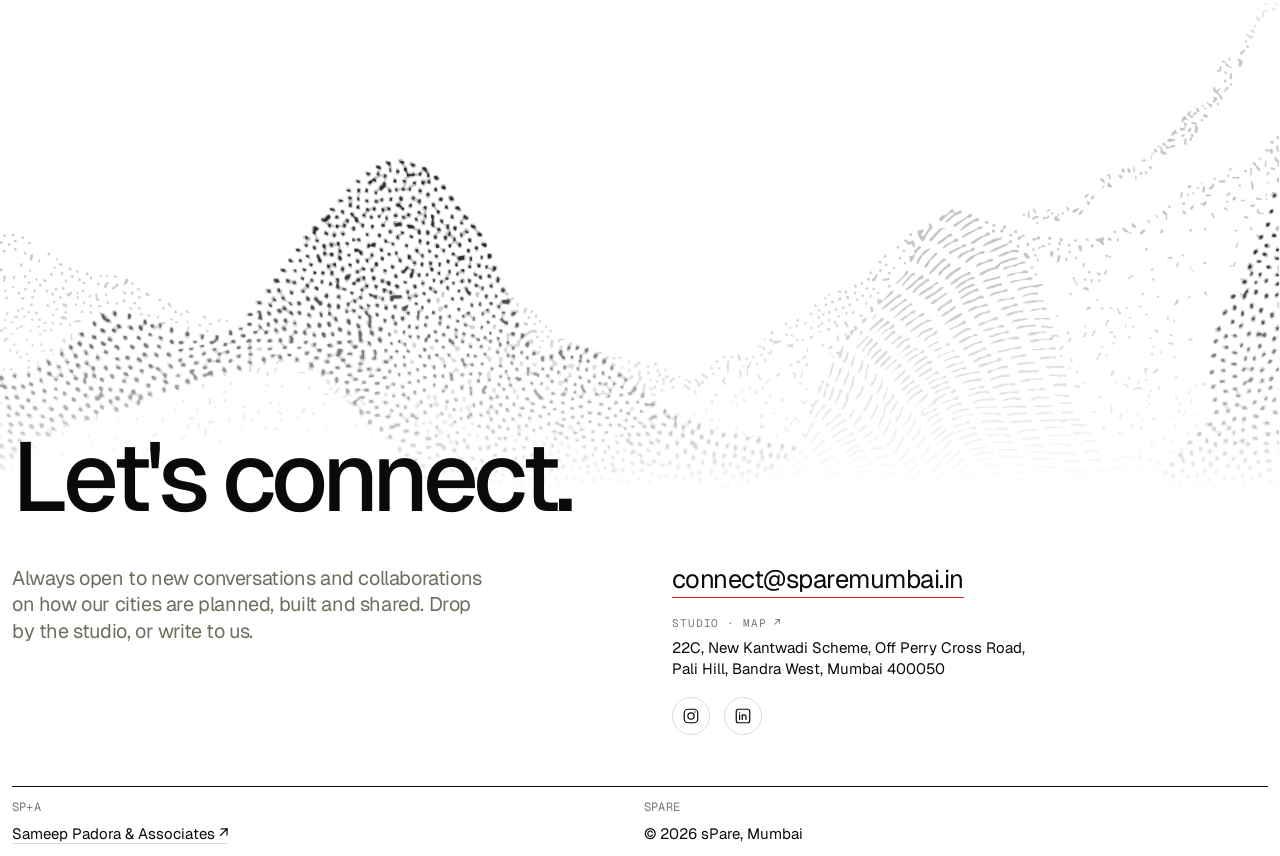
<file: exhibitions.html>
<!DOCTYPE html>
<html lang="en">
<head>
<meta charset="utf-8">
<meta name="viewport" content="width=device-width,initial-scale=1">
<title>Exhibitions · sPare</title>
<meta name="description" content="sPare&#x27;s exhibitions.">
<link rel="preconnect" href="https://fonts.googleapis.com"><link rel="preconnect" href="https://fonts.gstatic.com" crossorigin>
<link href="https://fonts.googleapis.com/css2?family=Geist:wght@400;500;700&family=Geist+Mono:wght@400&display=swap" rel="stylesheet">
<link rel="icon" href="img/favicon.png">
<link rel="stylesheet" href="site.css">
</head>
<body class="proj">

<div id="prog"></div>
<header id="hdr">
  <a class="logo" href="index.html?intro" aria-label="sPare home"><img src="img/logo.svg" alt="sPare"></a>
  <span class="clock" id="clock">Mumbai</span>
  <button class="mbtn mono" type="button" aria-expanded="false" aria-controls="mnav">Menu</button>
  <nav id="mnav"><a href="index.html#work">Work</a><a href="publications.html">Publications</a><a href="people.html">People</a><a href="index.html#about">About</a><a href="index.html#contact">Contact</a><a href="https://sp-arc.net" target="_blank" rel="noopener">Studio ↗</a></nav>
</header>

<section class="ph" data-type><div class="ph-art bw"><img src="img/pat/contours.webp" alt="" aria-hidden="true" draggable="false"></div><div class="crumb mono"><a href="index.html#work">Work</a><span>/</span><span>03</span></div><h1>Exhibitions</h1>
<p class="lede">In the Name of Housing and (de)Coding Mumbai: sPare&#x27;s housing research, shown in Mumbai, Pune, Ahmedabad and Delft.</p></section>
<section class="s"><div class="sh rv"><h2>All exhibitions</h2><span class="mono">8 shows</span></div><div class="exl"><div class="ex rv has"><span class="mono yr">2023</span><span class="et">(de)Coding Mumbai</span><span class="ev">CEPT University, Ahmedabad</span><p>Lilavati Lalbhai Library, CEPT, 15 April to 17 July 2023. Exhibition of the study of Mumbai&#x27;s housing fabric and its building regulations.</p><div class="exg"><img src="img/ex/cept-1.webp" alt="(de)Coding Mumbai, CEPT University, Ahmedabad" loading="lazy"><img src="img/ex/cept-2.webp" alt="(de)Coding Mumbai, CEPT University, Ahmedabad" loading="lazy"><img src="img/ex/cept-3.webp" alt="(de)Coding Mumbai, CEPT University, Ahmedabad" loading="lazy"></div></div><div class="ex rv has"><span class="mono yr">2022</span><span class="et">(de)Coding Mumbai</span><span class="ev">IFBE, Ice Factory Ballard Estate, Mumbai</span><p>sPare&#x27;s research exhibition, 12 to 25 June 2022: 18 case studies from 1896 to today, with tours, a keynote lecture by Sameep Padora, workshops and panel discussions.</p><div class="exg"><img src="img/ex/ifbe-1.webp" alt="(de)Coding Mumbai, IFBE, Ice Factory Ballard Estate, Mumbai" loading="lazy"><img src="img/ex/ifbe-3.webp" alt="(de)Coding Mumbai, IFBE, Ice Factory Ballard Estate, Mumbai" loading="lazy"><img src="img/ex/ifbe-4.webp" alt="(de)Coding Mumbai, IFBE, Ice Factory Ballard Estate, Mumbai" loading="lazy"><img src="img/ex/ifbe-5.webp" alt="(de)Coding Mumbai, IFBE, Ice Factory Ballard Estate, Mumbai" loading="lazy"></div></div><div class="ex rv"><span class="mono yr">2019</span><span class="et">In the Name of Housing: Projective Histories</span><span class="ev">Faculty of Architecture, TU Delft</span><p>Exhibition opening with a lecture by Sameep Padora.</p></div><div class="ex rv"><span class="mono yr">2016</span><span class="et">In the Name of Housing</span><span class="ev">FEED, Pune</span><p>Travelling exhibition.</p></div><div class="ex rv"><span class="mono yr">2016</span><span class="et">In the Name of Housing</span><span class="ev">KRVIA, Mumbai</span><p>Travelling exhibition.</p></div><div class="ex rv"><span class="mono yr">2016</span><span class="et">In the Name of Housing</span><span class="ev">Somaiya Centre for Lifelong Learning, Mumbai</span><p>Travelling exhibition.</p></div><div class="ex rv"><span class="mono yr">2016</span><span class="et">Projective Histories</span><span class="ev">Pillai&#x27;s College of Architecture, Panvel; SEA, Mumbai</span><p>A related exhibition of the housing research.</p></div><div class="ex rv has"><span class="mono yr">2016</span><span class="et">In the Name of Housing</span><span class="ev">National Gallery of Modern Art, Mumbai</span><p>First shown alongside The State of Architecture (UDRI), 6 January to 20 March 2016.</p><div class="exg"><img src="img/ex/ngma-1.webp" alt="In the Name of Housing, National Gallery of Modern Art, Mumbai" loading="lazy"><img src="img/ex/ngma-2.webp" alt="In the Name of Housing, National Gallery of Modern Art, Mumbai" loading="lazy"></div></div></div></section>
<a class="next rv" href="temporal-spaces.html"><span class="mono">Next project</span><b>Temporal Spaces →</b></a>
<div class="bw pat horizon"><img src="img/pat/ridge.webp" alt="" aria-hidden="true" draggable="false" loading="lazy" decoding="async"></div>
<footer id="contact">
  <a class="big" href="mailto:connect@sparemumbai.in">Let&#x27;s connect.</a>
  <div class="ct rv">
    <p class="ct-by">Always open to new conversations and collaborations on how our cities are planned, built and shared. Drop by the studio, or write to us.</p>
    <div class="ct-d">
      <a class="ct-mail" href="mailto:connect@sparemumbai.in">connect@sparemumbai.in</a>
      <a class="ct-ad" href="https://www.google.com/maps/search/?api=1&amp;query=Sameep+Padora+and+Associates+Pali+Hill+Bandra+Mumbai" target="_blank" rel="noopener"><span class="mono">Studio · Map ↗</span>22C, New Kantwadi Scheme, Off Perry Cross Road, Pali Hill, Bandra West, Mumbai 400050</a><div class="ct-so"><a href="https://www.instagram.com/sparemumbai/" target="_blank" rel="noopener" aria-label="sPare on Instagram"><svg viewBox="0 0 24 24" aria-hidden="true"><rect x="3" y="3" width="18" height="18" rx="5"/><circle cx="12" cy="12" r="4.2"/><circle cx="17.3" cy="6.7" r="1" class="f"/></svg></a><a href="https://www.linkedin.com/company/sp-a/" target="_blank" rel="noopener" aria-label="Sameep Padora and Associates on LinkedIn"><svg viewBox="0 0 24 24" aria-hidden="true"><rect x="3" y="3" width="18" height="18" rx="3"/><path d="M7.5 10.5v6M7.5 7.6v.1M11 16.5v-6M11 13.2c0-1.6 1-2.7 2.5-2.7s2.5 1 2.5 2.7v3.3"/></svg></a></div>
    </div>
  </div>
  <div class="cols">
    <div><span class="mono">sP+a</span><a href="https://sp-arc.net" target="_blank" rel="noopener">Sameep Padora &amp; Associates ↗</a></div>
    <div><span class="mono">sPare</span>© 2026 sPare, Mumbai</div>
  </div>
</footer>
<div id="ph" class="mono">Photo</div>
<script src="site.js"></script>
</body>
</html>
</file>
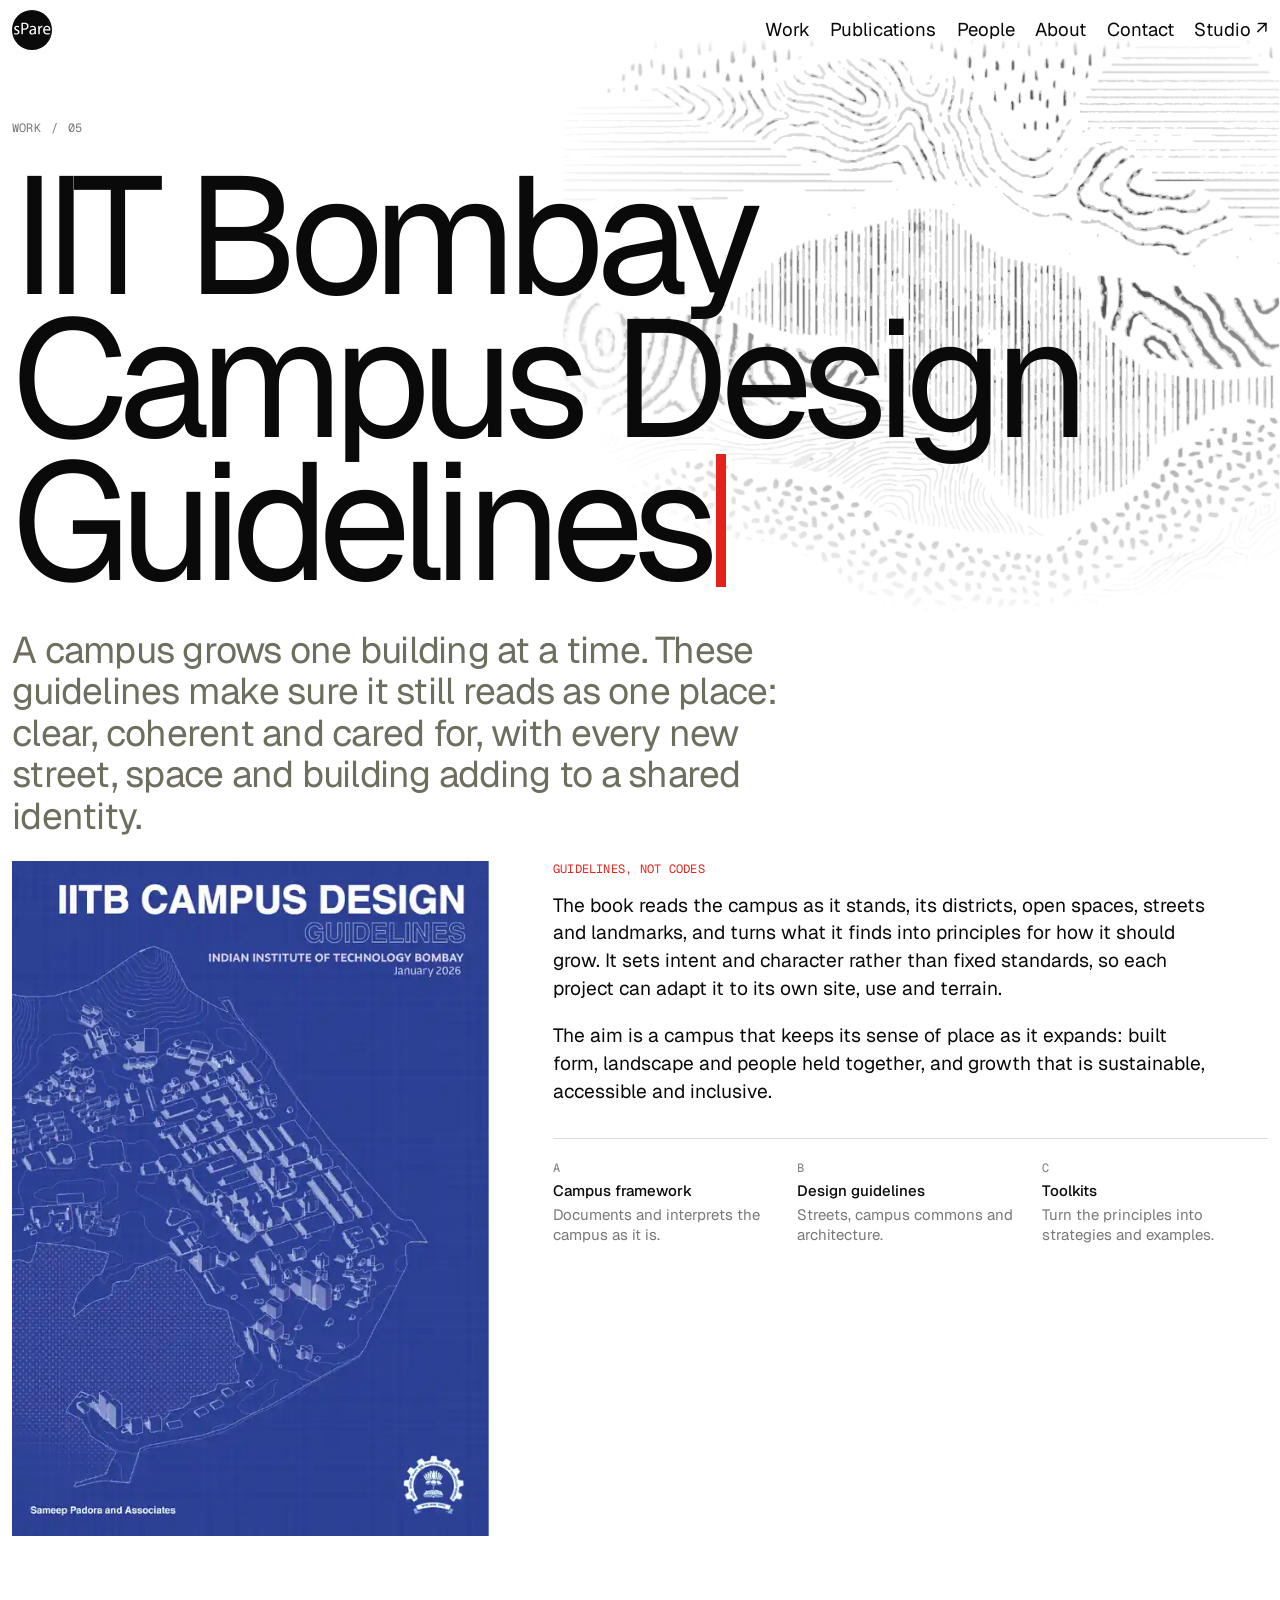
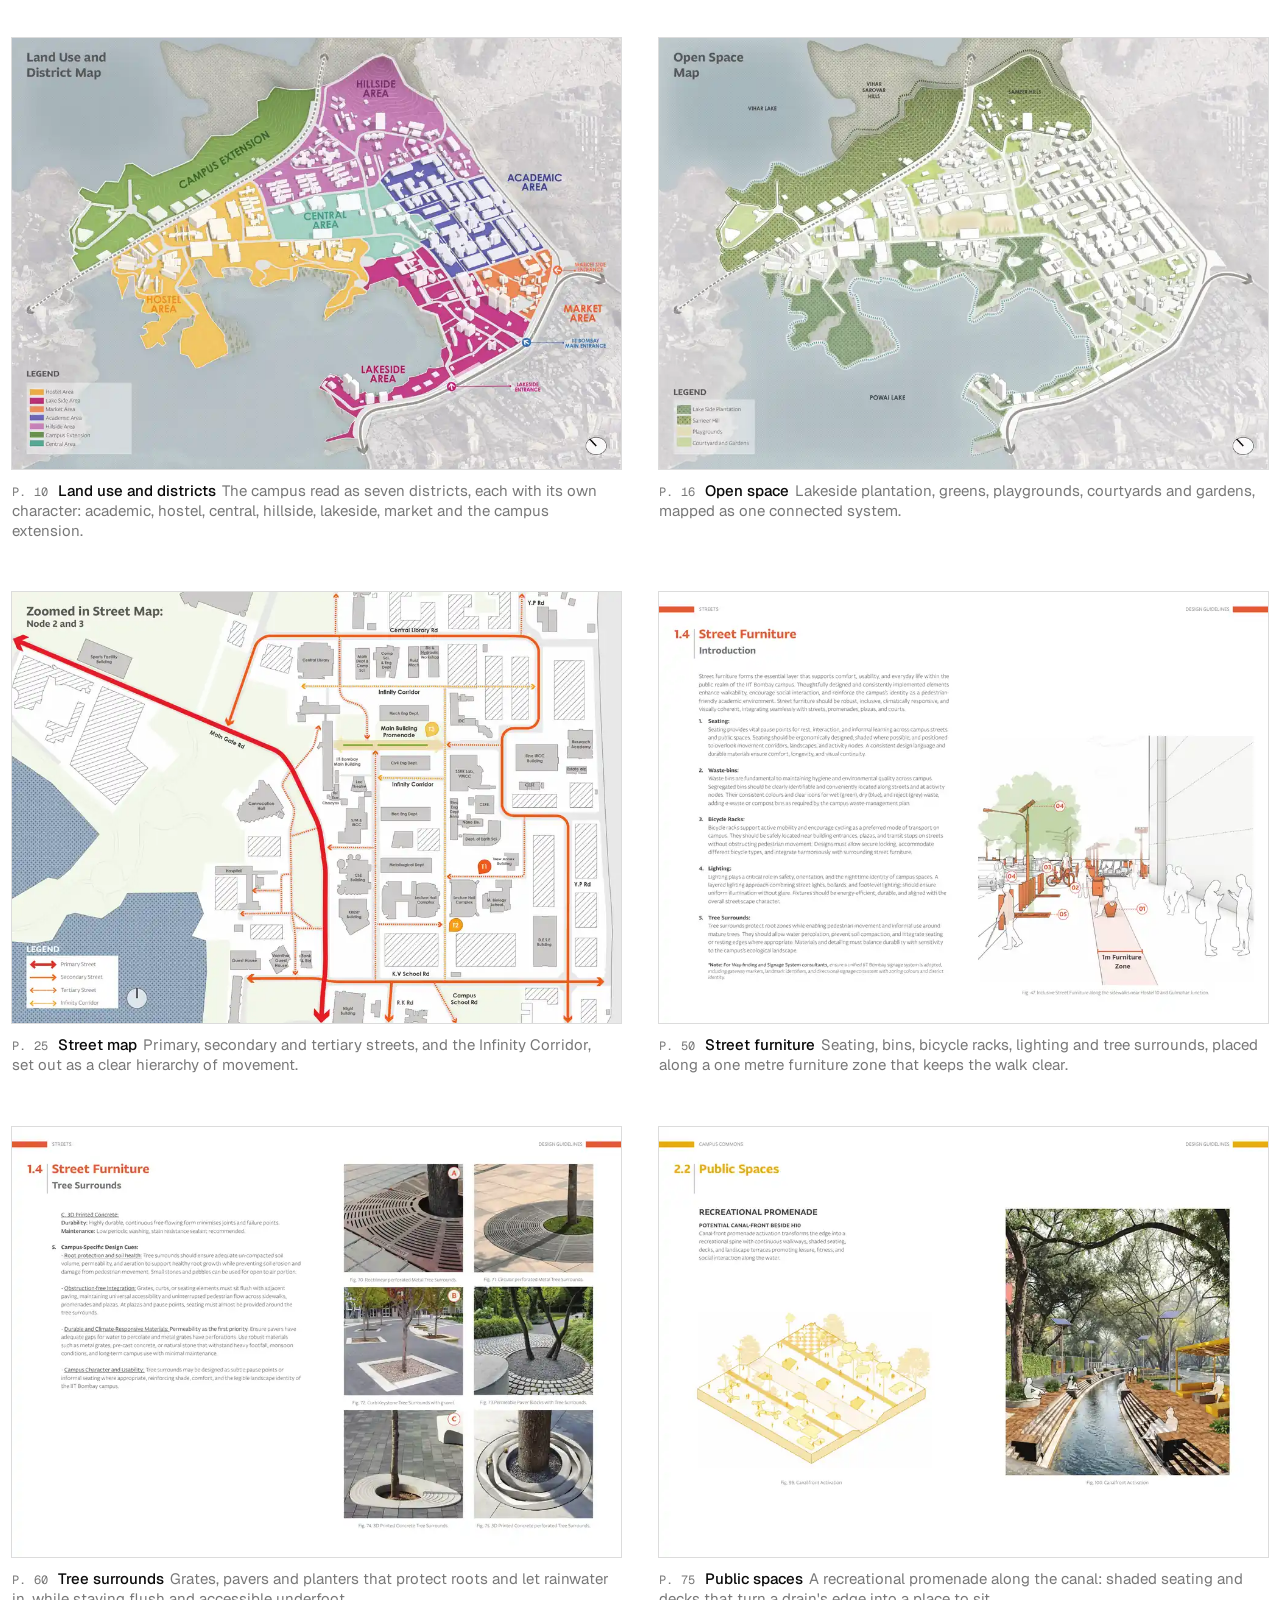
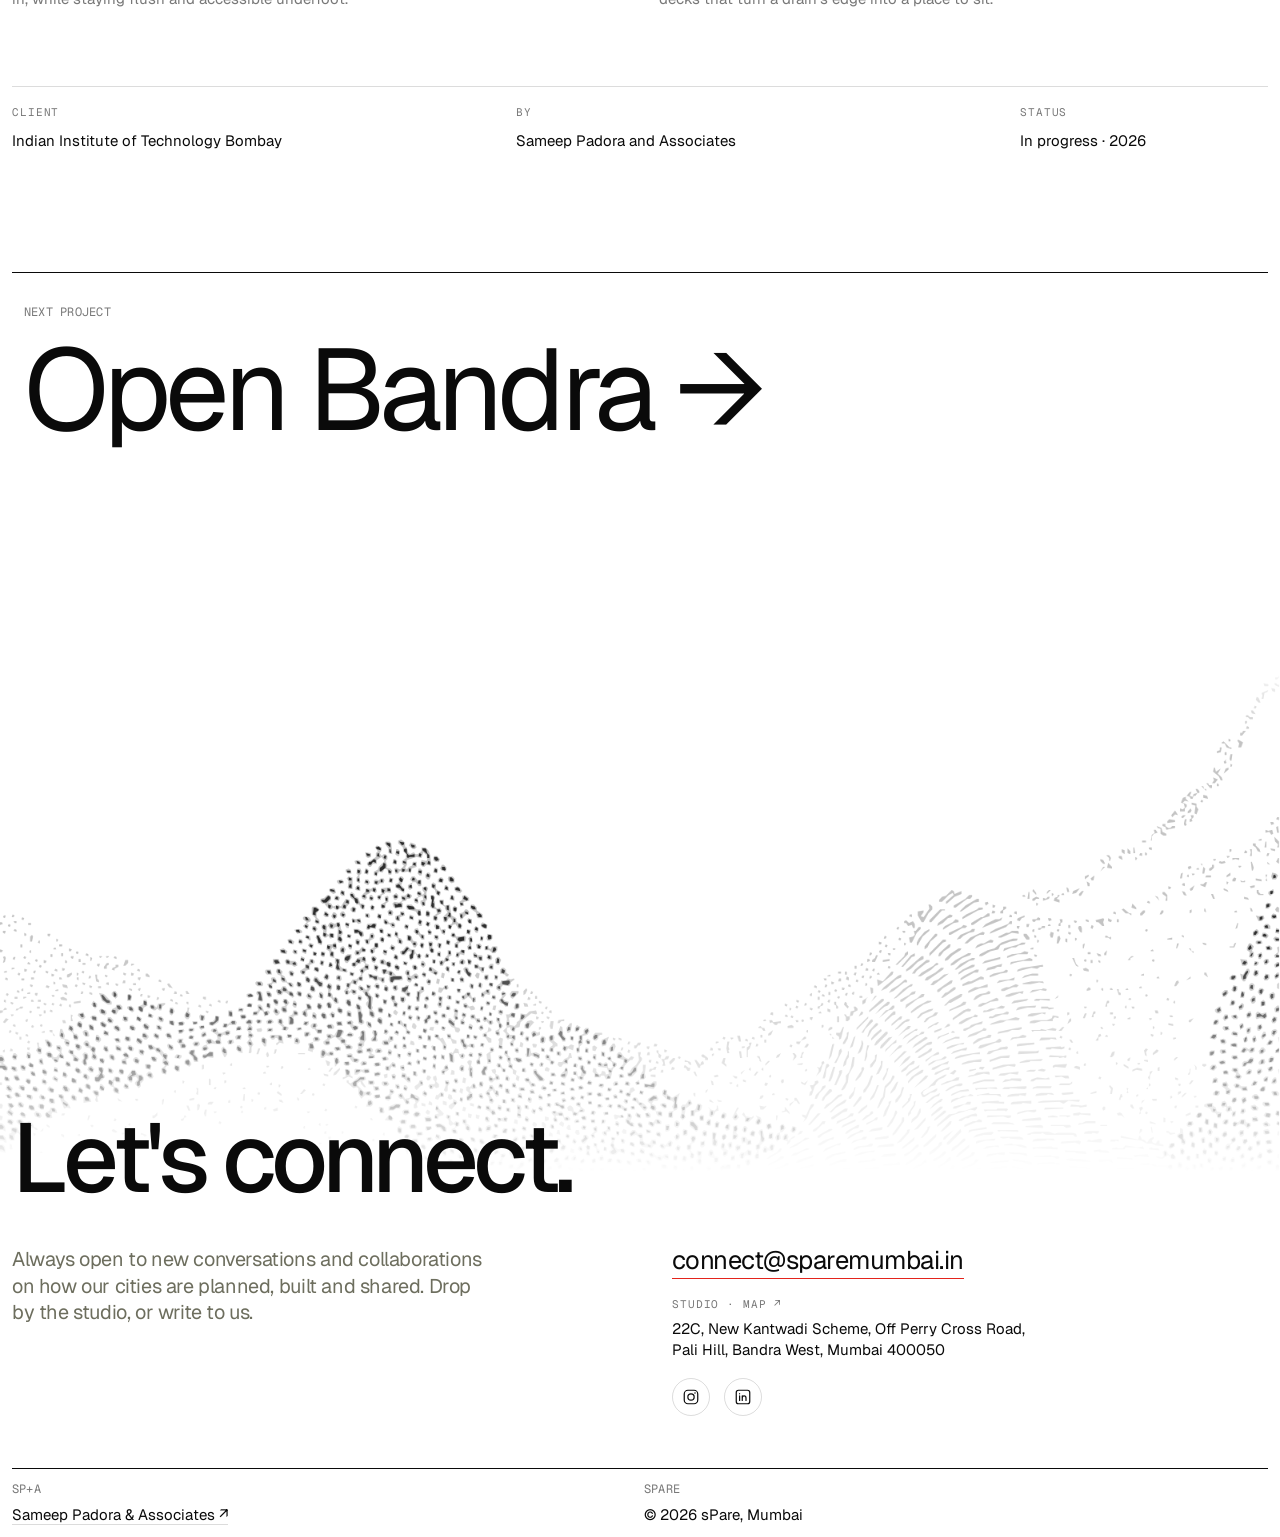
<file: iitb-guidelines.html>
<!DOCTYPE html>
<html lang="en">
<head>
<meta charset="utf-8">
<meta name="viewport" content="width=device-width,initial-scale=1">
<title>IIT Bombay Campus Design Guidelines · sPare</title>
<meta name="description" content="Campus Design Guidelines for IIT Bombay, by Sameep Padora and Associates.">
<link rel="preconnect" href="https://fonts.googleapis.com"><link rel="preconnect" href="https://fonts.gstatic.com" crossorigin>
<link href="https://fonts.googleapis.com/css2?family=Geist:wght@400;500;700&family=Geist+Mono:wght@400&display=swap" rel="stylesheet">
<link rel="icon" href="img/favicon.png">
<link rel="stylesheet" href="site.css">
</head>
<body class="proj">

<div id="prog"></div>
<header id="hdr">
  <a class="logo" href="index.html?intro" aria-label="sPare home"><img src="img/logo.svg" alt="sPare"></a>
  <span class="clock" id="clock">Mumbai</span>
  <button class="mbtn mono" type="button" aria-expanded="false" aria-controls="mnav">Menu</button>
  <nav id="mnav"><a href="index.html#work">Work</a><a href="publications.html">Publications</a><a href="people.html">People</a><a href="index.html#about">About</a><a href="index.html#contact">Contact</a><a href="https://sp-arc.net" target="_blank" rel="noopener">Studio ↗</a></nav>
</header>

<section class="ph" data-type><div class="ph-art bw"><img src="img/pat/contours.webp" alt="" aria-hidden="true" draggable="false"></div><div class="crumb mono"><a href="index.html#work">Work</a><span>/</span><span>05</span></div><h1>IIT Bombay Campus Design Guidelines</h1>
<p class="lede">A campus grows one building at a time. These guidelines make sure it still reads as one place: clear, coherent and cared for, with every new street, space and building adding to a shared identity.</p></section>
<section class="s">
  <div class="ibi">
    <img class="rv" src="img/iitb-1.webp" alt="Cover of the IIT Bombay Campus Design Guidelines" loading="lazy">
    <div class="ibt rv">
      <span class="mono">Guidelines, not codes</span>
      <p>The book reads the campus as it stands, its districts, open spaces, streets and landmarks, and turns what it finds into principles for how it should grow. It sets intent and character rather than fixed standards, so each project can adapt it to its own site, use and terrain.</p>
      <p>The aim is a campus that keeps its sense of place as it expands: built form, landscape and people held together, and growth that is sustainable, accessible and inclusive.</p>
      <div class="ibn"><div><span class="mono">A</span><b>Campus framework</b>Documents and interprets the campus as it is.</div><div><span class="mono">B</span><b>Design guidelines</b>Streets, campus commons and architecture.</div><div><span class="mono">C</span><b>Toolkits</b>Turn the principles into strategies and examples.</div></div>
    </div>
  </div>
  <div class="ibg"><figure class="ibs rv"><img src="img/iitb-10.webp" alt="Land use and districts, page 10" loading="lazy"><figcaption><span class="mono">p. 10</span><b>Land use and districts</b>The campus read as seven districts, each with its own character: academic, hostel, central, hillside, lakeside, market and the campus extension.</figcaption></figure><figure class="ibs rv"><img src="img/iitb-16.webp" alt="Open space, page 16" loading="lazy"><figcaption><span class="mono">p. 16</span><b>Open space</b>Lakeside plantation, greens, playgrounds, courtyards and gardens, mapped as one connected system.</figcaption></figure><figure class="ibs rv"><img src="img/iitb-25.webp" alt="Street map, page 25" loading="lazy"><figcaption><span class="mono">p. 25</span><b>Street map</b>Primary, secondary and tertiary streets, and the Infinity Corridor, set out as a clear hierarchy of movement.</figcaption></figure><figure class="ibs rv"><img src="img/iitb-50.webp" alt="Street furniture, page 50" loading="lazy"><figcaption><span class="mono">p. 50</span><b>Street furniture</b>Seating, bins, bicycle racks, lighting and tree surrounds, placed along a one metre furniture zone that keeps the walk clear.</figcaption></figure><figure class="ibs rv"><img src="img/iitb-60.webp" alt="Tree surrounds, page 60" loading="lazy"><figcaption><span class="mono">p. 60</span><b>Tree surrounds</b>Grates, pavers and planters that protect roots and let rainwater in, while staying flush and accessible underfoot.</figcaption></figure><figure class="ibs rv"><img src="img/iitb-75.webp" alt="Public spaces, page 75" loading="lazy"><figcaption><span class="mono">p. 75</span><b>Public spaces</b>A recreational promenade along the canal: shaded seating and decks that turn a drain&#x27;s edge into a place to sit.</figcaption></figure></div>
  <div class="tsc rv"><div><span class="mono">Client</span><p>Indian Institute of Technology Bombay</p></div><div><span class="mono">By</span><p>Sameep Padora and Associates</p></div><div><span class="mono">Status</span><p>In progress · 2026</p></div></div>
</section>
<a class="next rv" href="open-bandra.html"><span class="mono">Next project</span><b>Open Bandra →</b></a>
<div class="bw pat horizon"><img src="img/pat/ridge.webp" alt="" aria-hidden="true" draggable="false" loading="lazy" decoding="async"></div>
<footer id="contact">
  <a class="big" href="mailto:connect@sparemumbai.in">Let&#x27;s connect.</a>
  <div class="ct rv">
    <p class="ct-by">Always open to new conversations and collaborations on how our cities are planned, built and shared. Drop by the studio, or write to us.</p>
    <div class="ct-d">
      <a class="ct-mail" href="mailto:connect@sparemumbai.in">connect@sparemumbai.in</a>
      <a class="ct-ad" href="https://www.google.com/maps/search/?api=1&amp;query=Sameep+Padora+and+Associates+Pali+Hill+Bandra+Mumbai" target="_blank" rel="noopener"><span class="mono">Studio · Map ↗</span>22C, New Kantwadi Scheme, Off Perry Cross Road, Pali Hill, Bandra West, Mumbai 400050</a><div class="ct-so"><a href="https://www.instagram.com/sparemumbai/" target="_blank" rel="noopener" aria-label="sPare on Instagram"><svg viewBox="0 0 24 24" aria-hidden="true"><rect x="3" y="3" width="18" height="18" rx="5"/><circle cx="12" cy="12" r="4.2"/><circle cx="17.3" cy="6.7" r="1" class="f"/></svg></a><a href="https://www.linkedin.com/company/sp-a/" target="_blank" rel="noopener" aria-label="Sameep Padora and Associates on LinkedIn"><svg viewBox="0 0 24 24" aria-hidden="true"><rect x="3" y="3" width="18" height="18" rx="3"/><path d="M7.5 10.5v6M7.5 7.6v.1M11 16.5v-6M11 13.2c0-1.6 1-2.7 2.5-2.7s2.5 1 2.5 2.7v3.3"/></svg></a></div>
    </div>
  </div>
  <div class="cols">
    <div><span class="mono">sP+a</span><a href="https://sp-arc.net" target="_blank" rel="noopener">Sameep Padora &amp; Associates ↗</a></div>
    <div><span class="mono">sPare</span>© 2026 sPare, Mumbai</div>
  </div>
</footer>
<div id="ph" class="mono">Photo</div>
<script src="site.js"></script>
</body>
</html>
</file>
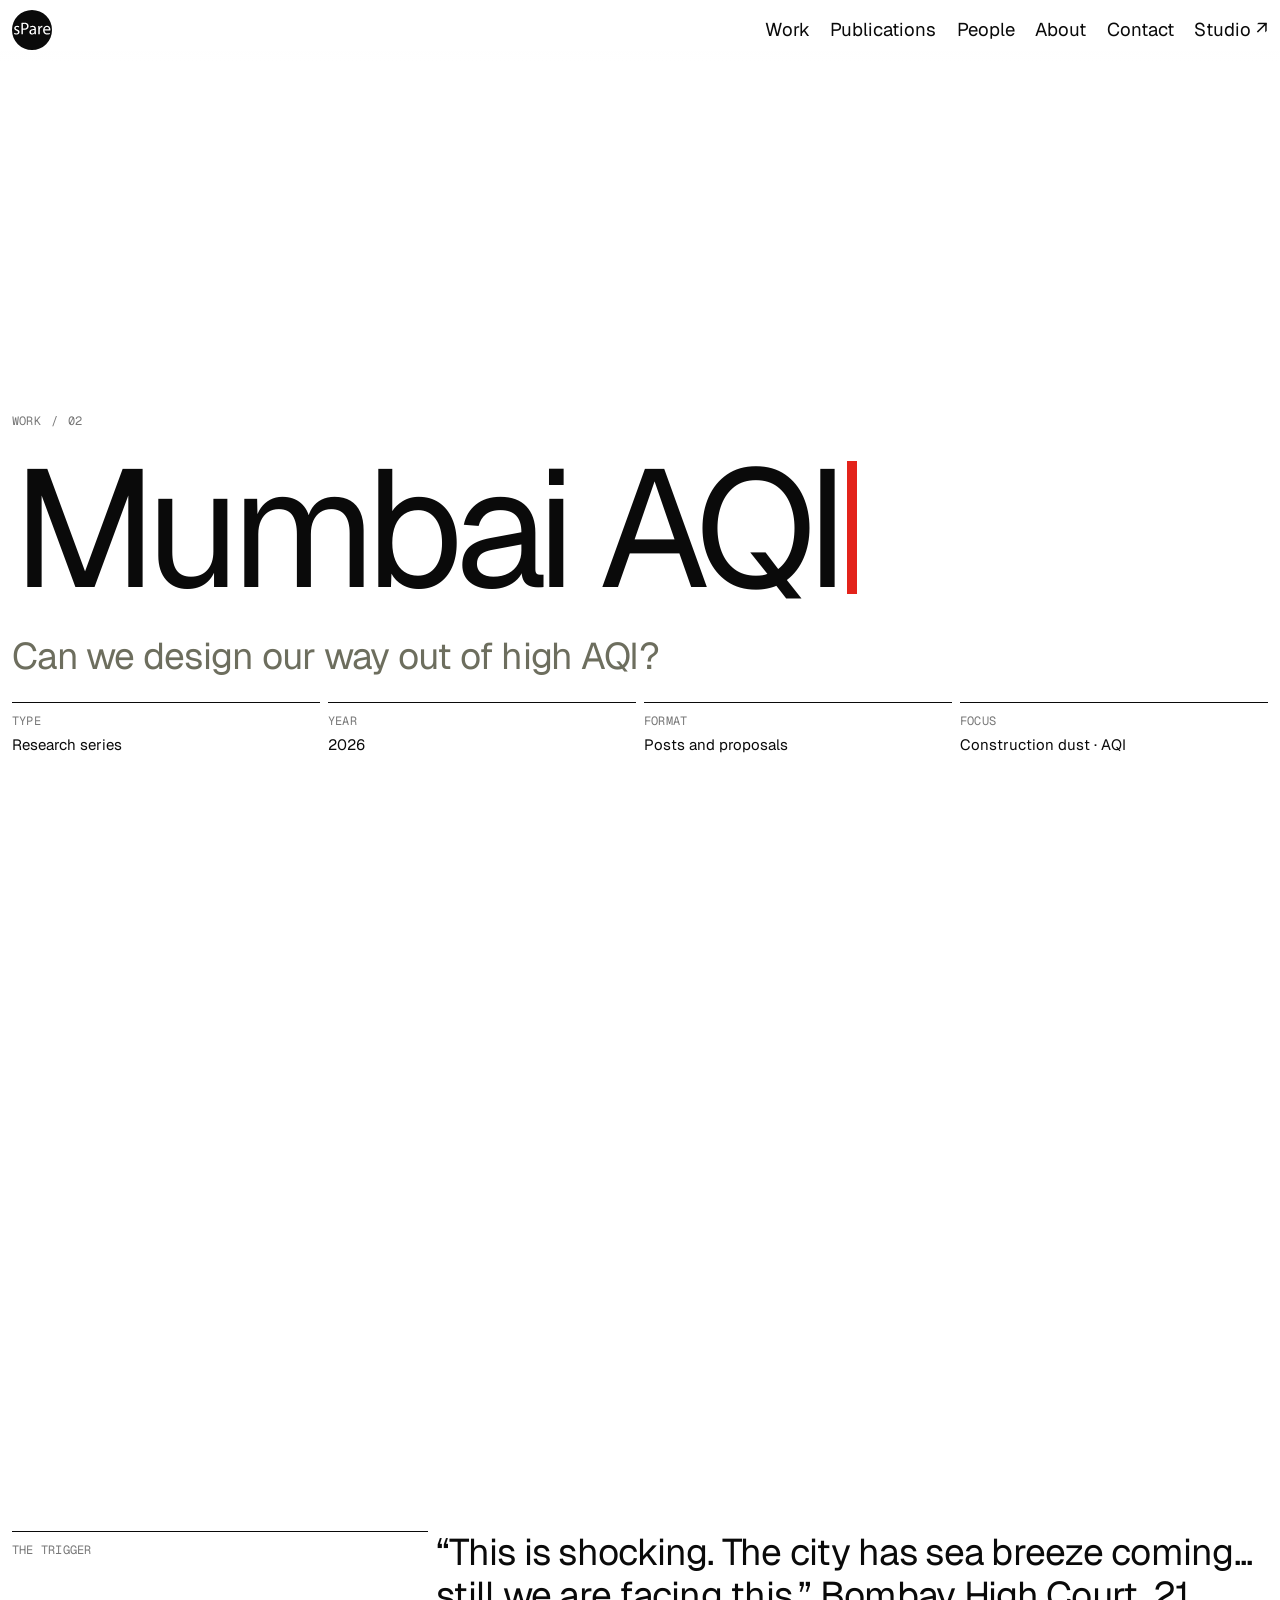
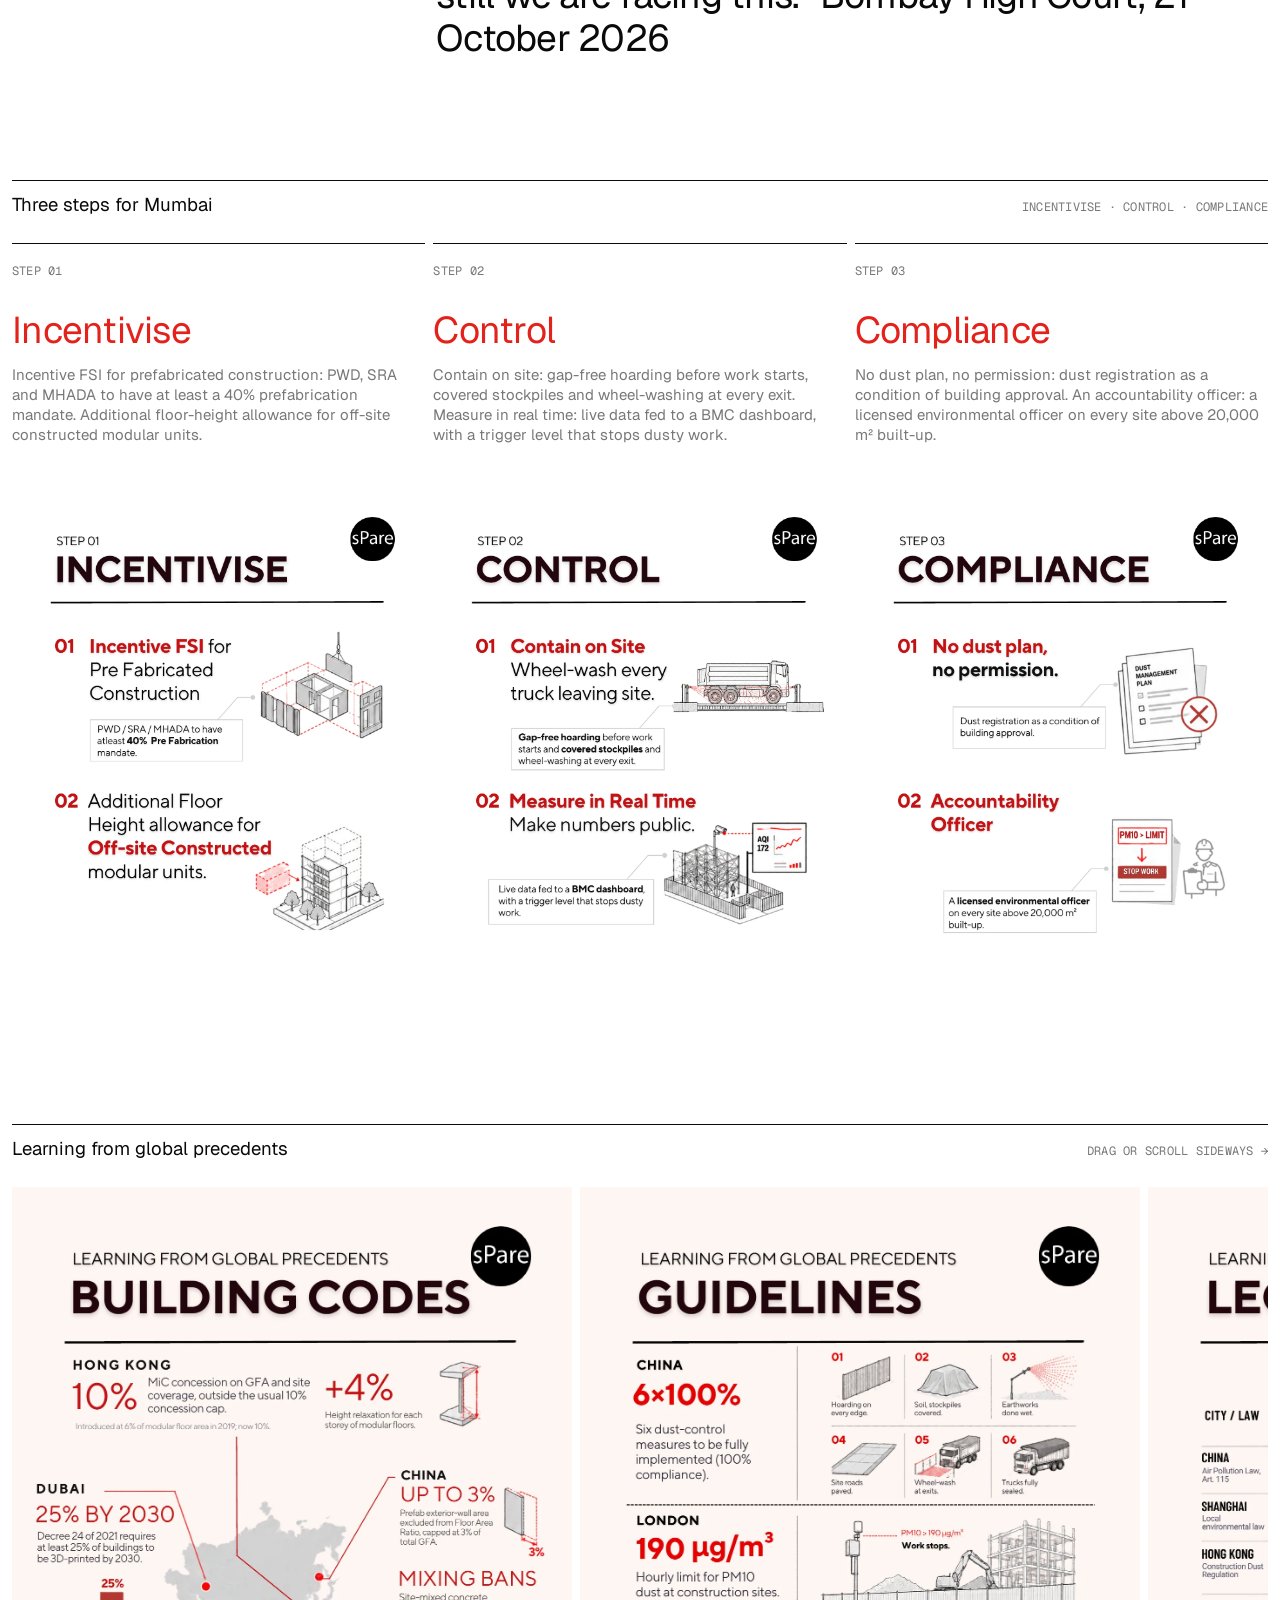
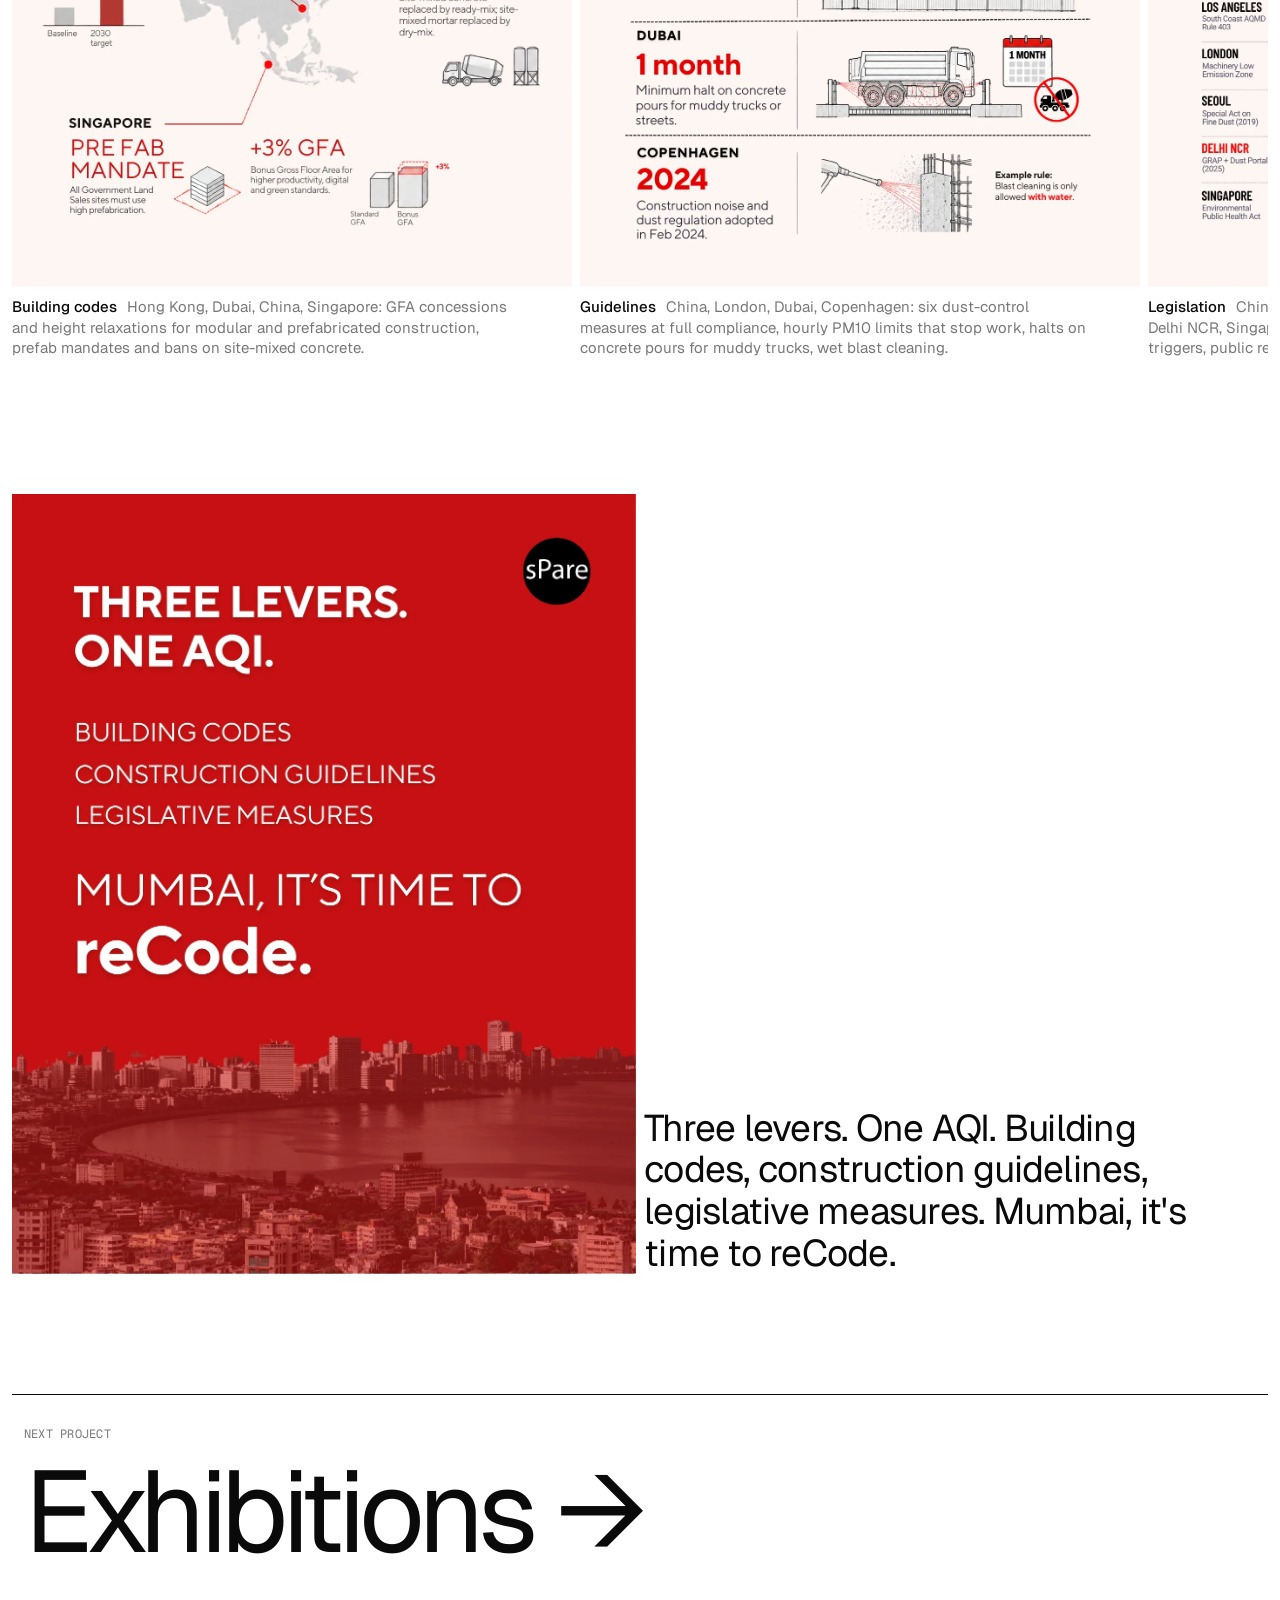
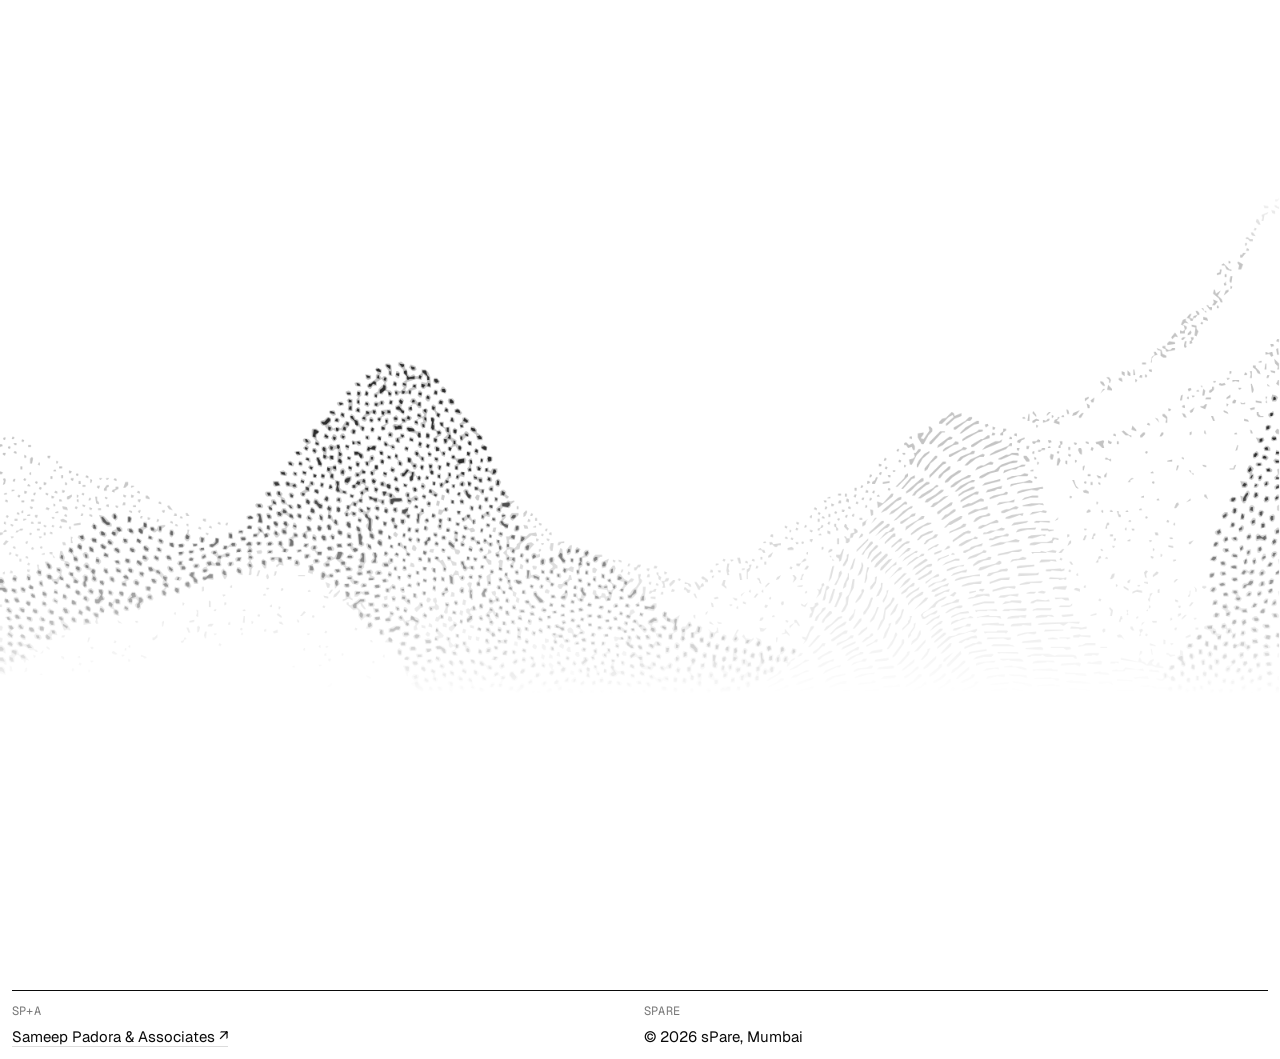
<file: mumbai-aqi.html>
<!DOCTYPE html>
<html lang="en">
<head>
<meta charset="utf-8">
<meta name="viewport" content="width=device-width,initial-scale=1">
<title>Mumbai AQI · sPare</title>
<meta name="description" content="Can we design our way out of high AQI?">
<link rel="preconnect" href="https://fonts.googleapis.com"><link rel="preconnect" href="https://fonts.gstatic.com" crossorigin>
<link href="https://fonts.googleapis.com/css2?family=Geist:wght@400;500;700&family=Geist+Mono:wght@400&display=swap" rel="stylesheet">
<link rel="icon" href="img/favicon.png">
<link rel="stylesheet" href="site.css">
</head>
<body class="proj">

<div id="prog"></div>
<header id="hdr">
  <a class="logo" href="index.html?intro" aria-label="sPare home"><img src="img/logo.svg" alt="sPare"></a>
  <span class="clock" id="clock">Mumbai</span>
  <button class="mbtn mono" type="button" aria-expanded="false" aria-controls="mnav">Menu</button>
  <nav id="mnav"><a href="index.html#work">Work</a><a href="publications.html">Publications</a><a href="people.html">People</a><a href="index.html#about">About</a><a href="index.html#contact">Contact</a><a href="https://sp-arc.net" target="_blank" rel="noopener">Studio ↗</a></nav>
</header>

<section class="ph" data-type><div class="crumb mono"><a href="index.html#work">Work</a><span>/</span><span>02</span></div><h1>Mumbai AQI</h1>
<p class="lede">Can we design our way out of high AQI?</p></section>
<div class="facts"><div class="rv"><span class="mono">Type</span>Research series</div><div class="rv"><span class="mono">Year</span>2026</div><div class="rv"><span class="mono">Format</span>Posts and proposals</div><div class="rv"><span class="mono">Focus</span>Construction dust · AQI</div></div>
<div class="full rv"><img src="img/aqi/p-1.webp" alt="Can we design our way out of high AQI?" style="object-position:50% 30%"></div>
<div class="two"><span class="mono rv">The trigger</span><p class="rv">“This is shocking. The city has sea breeze coming... still we are facing this.” Bombay High Court, 21 October 2026</p></div>
<section class="s"><div class="sh rv"><h2>Three steps for Mumbai</h2><span class="mono">Incentivise · Control · Compliance</span></div><div class="levers"><div class="lever rv"><span class="mono">Step 01</span><h4>Incentivise</h4><p>Incentive FSI for prefabricated construction: PWD, SRA and MHADA to have at least a 40% prefabrication mandate. Additional floor-height allowance for off-site constructed modular units.</p><img src="img/aqi/p-2.webp" alt="Incentivise: sPare post" loading="lazy"></div><div class="lever rv"><span class="mono">Step 02</span><h4>Control</h4><p>Contain on site: gap-free hoarding before work starts, covered stockpiles and wheel-washing at every exit. Measure in real time: live data fed to a BMC dashboard, with a trigger level that stops dusty work.</p><img src="img/aqi/p-3.webp" alt="Control: sPare post" loading="lazy"></div><div class="lever rv"><span class="mono">Step 03</span><h4>Compliance</h4><p>No dust plan, no permission: dust registration as a condition of building approval. An accountability officer: a licensed environmental officer on every site above 20,000 m² built-up.</p><img src="img/aqi/p-4.webp" alt="Compliance: sPare post" loading="lazy"></div></div></section>
<section class="s"><div class="sh rv"><h2>Learning from global precedents</h2><span class="mono">Drag or scroll sideways →</span></div><div class="slides"><figure class="slide rv"><img src="img/aqi/p-5.webp" alt="Learning from global precedents: Building codes" loading="lazy"><figcaption><b>Building codes</b> Hong Kong, Dubai, China, Singapore: GFA concessions and height relaxations for modular and prefabricated construction, prefab mandates and bans on site-mixed concrete.</figcaption></figure><figure class="slide rv"><img src="img/aqi/p-6.webp" alt="Learning from global precedents: Guidelines" loading="lazy"><figcaption><b>Guidelines</b> China, London, Dubai, Copenhagen: six dust-control measures at full compliance, hourly PM10 limits that stop work, halts on concrete pours for muddy trucks, wet blast cleaning.</figcaption></figure><figure class="slide rv"><img src="img/aqi/p-7.webp" alt="Learning from global precedents: Legislation" loading="lazy"><figcaption><b>Legislation</b> China, Shanghai, Hong Kong, Los Angeles, London, Seoul, Delhi NCR, Singapore: approval checklists, stop-work orders, AQI triggers, public registers, named persons, deadlines and penalties.</figcaption></figure></div></section>
<div class="close rv"><img src="img/aqi/p-8.webp" alt="Three levers. One AQI." loading="lazy"><p>Three levers. One AQI. Building codes, construction guidelines, legislative measures. Mumbai, it&#x27;s time to reCode.</p></div>
<a class="next rv" href="exhibitions.html"><span class="mono">Next project</span><b>Exhibitions →</b></a>
<div class="bw pat horizon"><img src="img/pat/ridge.webp" alt="" aria-hidden="true" draggable="false" loading="lazy" decoding="async"></div>
<footer id="contact">
  <a class="big" href="mailto:connect@sparemumbai.in">Let&#x27;s connect.</a>
  <div class="ct rv">
    <p class="ct-by">Always open to new conversations and collaborations on how our cities are planned, built and shared. Drop by the studio, or write to us.</p>
    <div class="ct-d">
      <a class="ct-mail" href="mailto:connect@sparemumbai.in">connect@sparemumbai.in</a>
      <a class="ct-ad" href="https://www.google.com/maps/search/?api=1&amp;query=Sameep+Padora+and+Associates+Pali+Hill+Bandra+Mumbai" target="_blank" rel="noopener"><span class="mono">Studio · Map ↗</span>22C, New Kantwadi Scheme, Off Perry Cross Road, Pali Hill, Bandra West, Mumbai 400050</a><div class="ct-so"><a href="https://www.instagram.com/sparemumbai/" target="_blank" rel="noopener" aria-label="sPare on Instagram"><svg viewBox="0 0 24 24" aria-hidden="true"><rect x="3" y="3" width="18" height="18" rx="5"/><circle cx="12" cy="12" r="4.2"/><circle cx="17.3" cy="6.7" r="1" class="f"/></svg></a><a href="https://www.linkedin.com/company/sp-a/" target="_blank" rel="noopener" aria-label="Sameep Padora and Associates on LinkedIn"><svg viewBox="0 0 24 24" aria-hidden="true"><rect x="3" y="3" width="18" height="18" rx="3"/><path d="M7.5 10.5v6M7.5 7.6v.1M11 16.5v-6M11 13.2c0-1.6 1-2.7 2.5-2.7s2.5 1 2.5 2.7v3.3"/></svg></a></div>
    </div>
  </div>
  <div class="cols">
    <div><span class="mono">sP+a</span><a href="https://sp-arc.net" target="_blank" rel="noopener">Sameep Padora &amp; Associates ↗</a></div>
    <div><span class="mono">sPare</span>© 2026 sPare, Mumbai</div>
  </div>
</footer>
<div id="ph" class="mono">Photo</div>
<script src="site.js"></script>
</body>
</html>
</file>
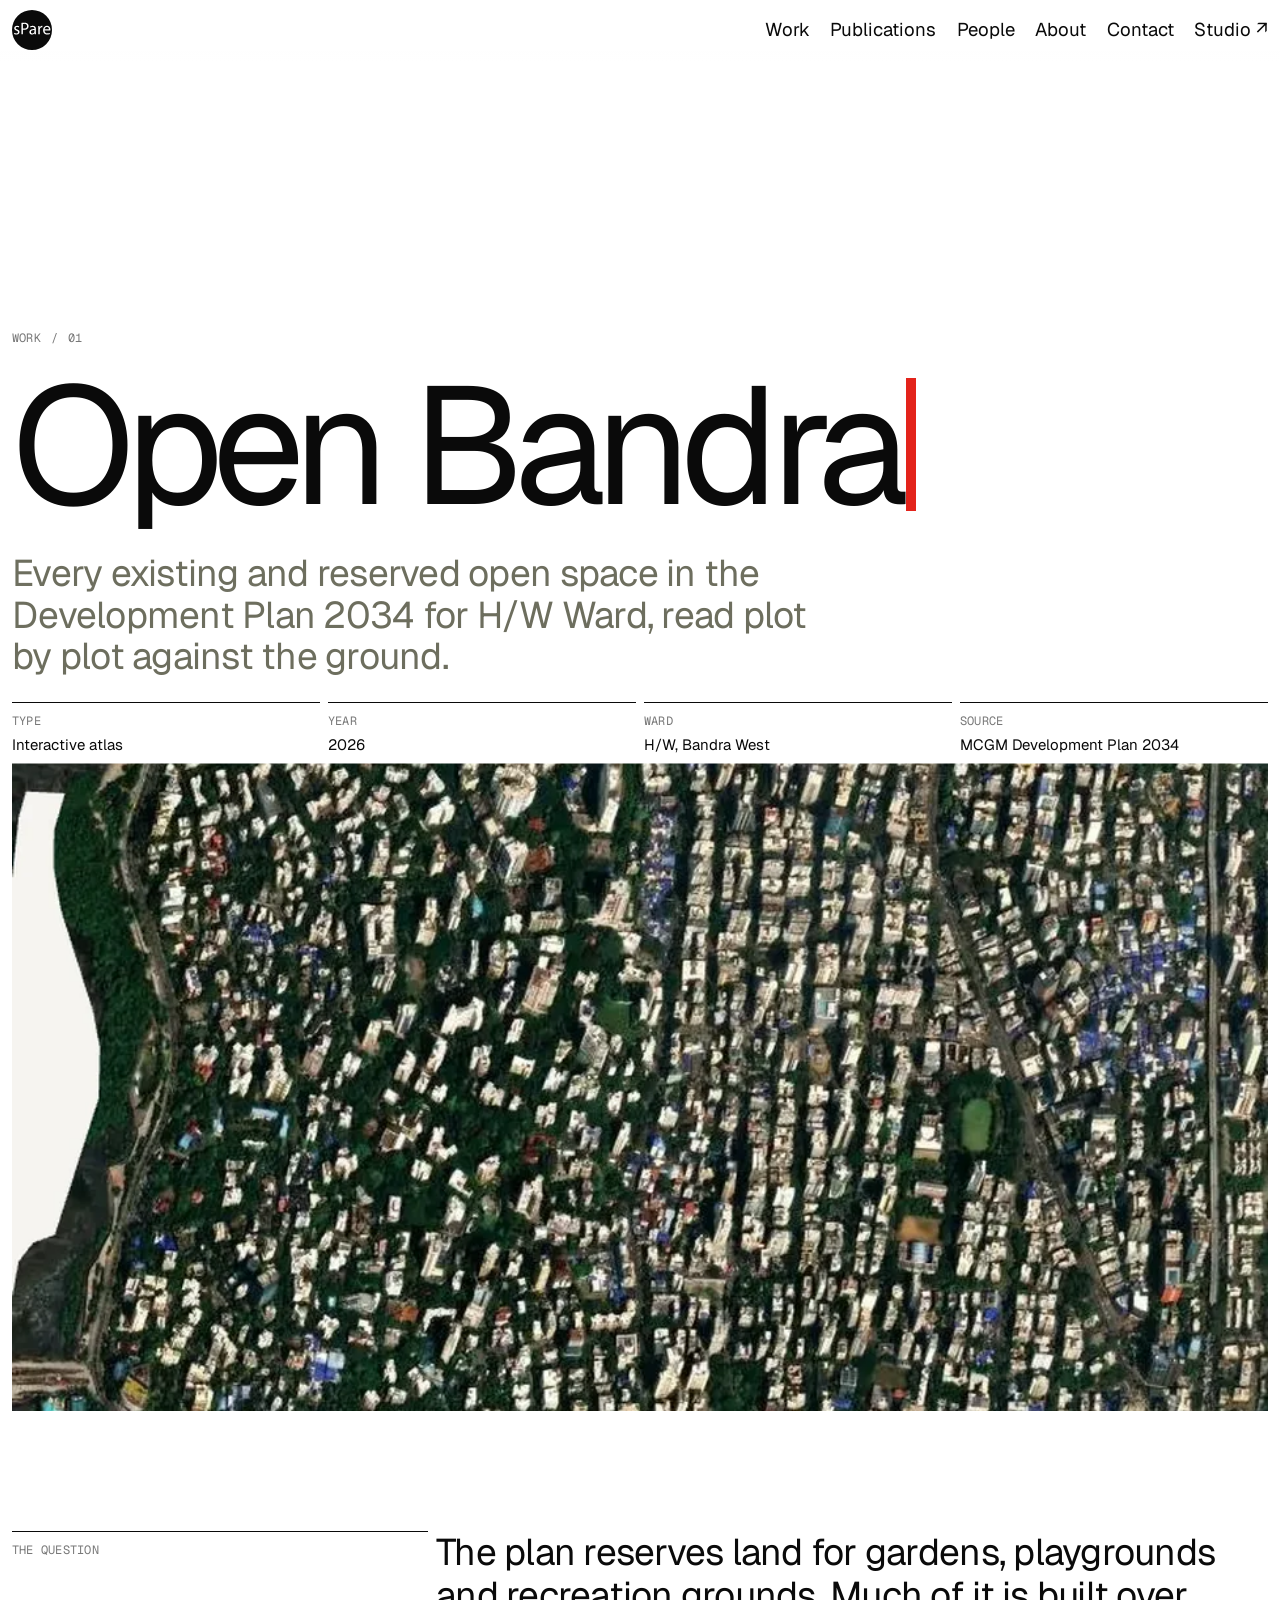
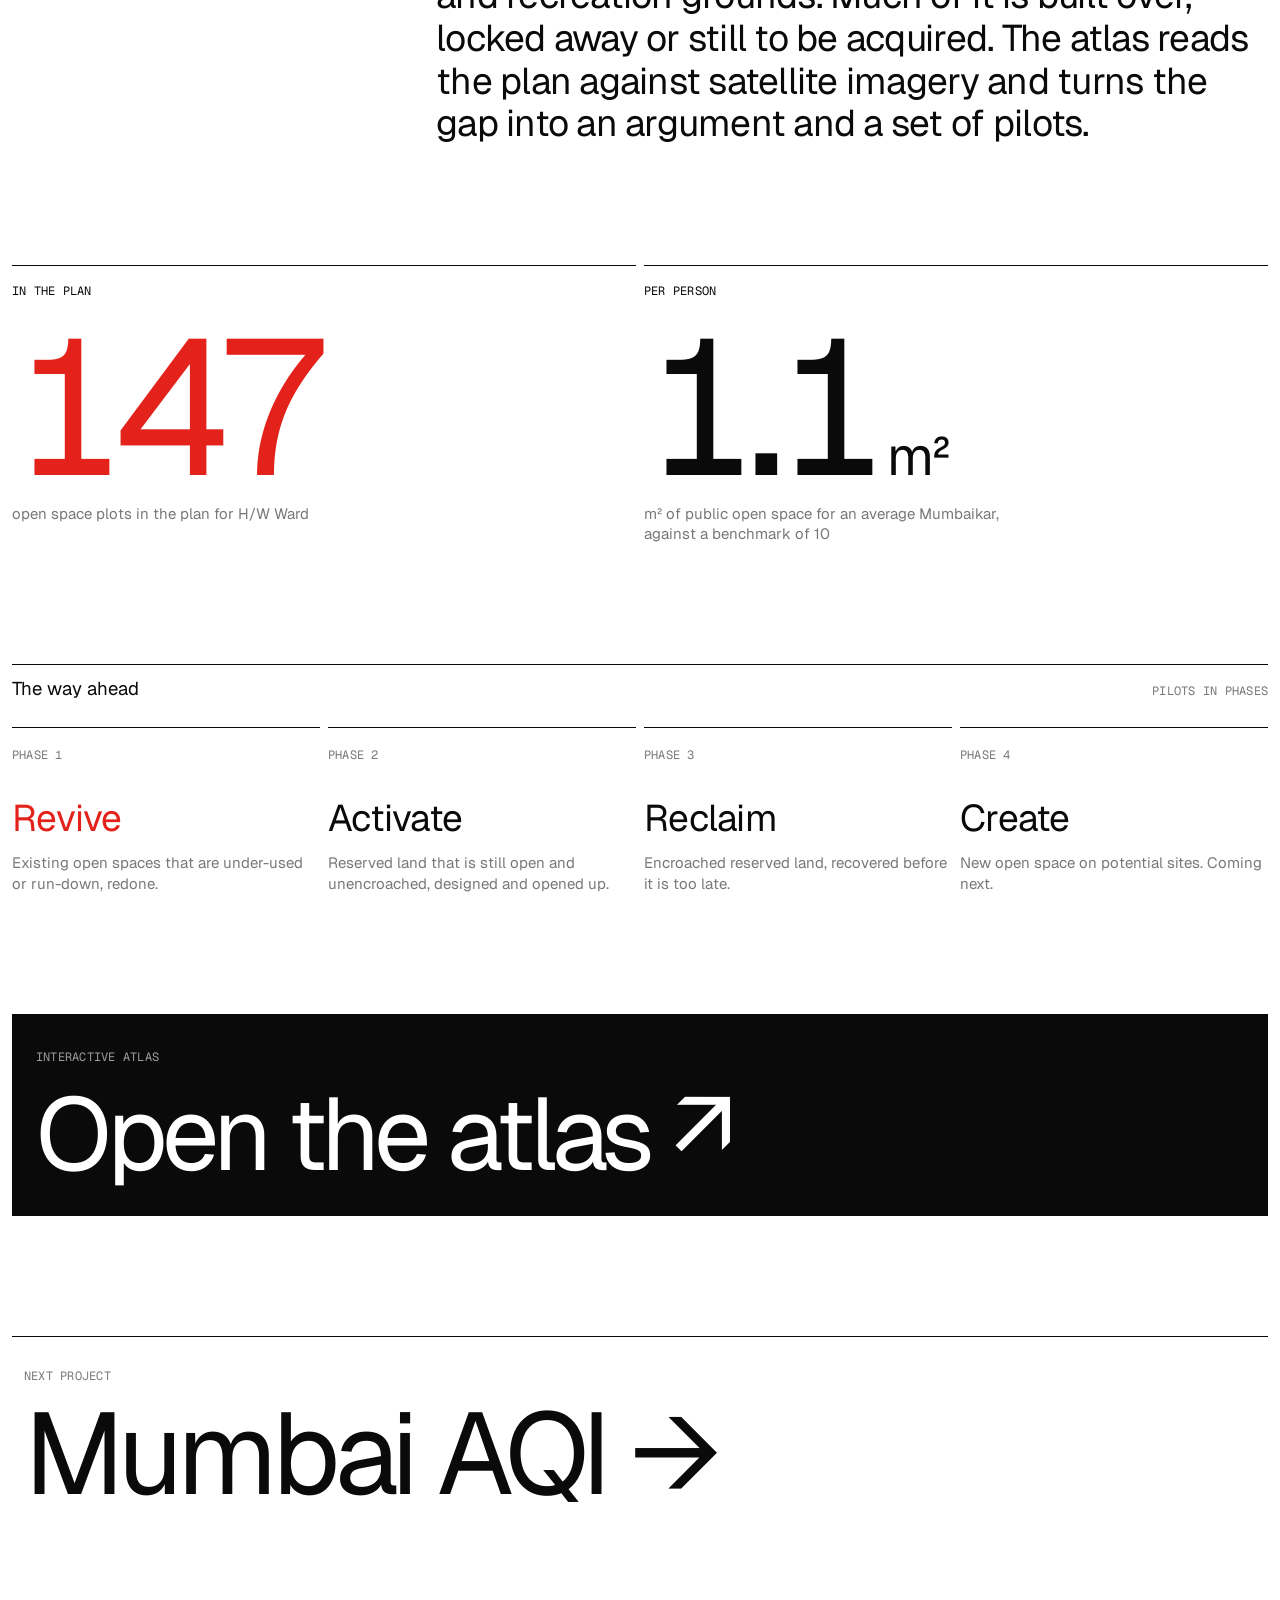
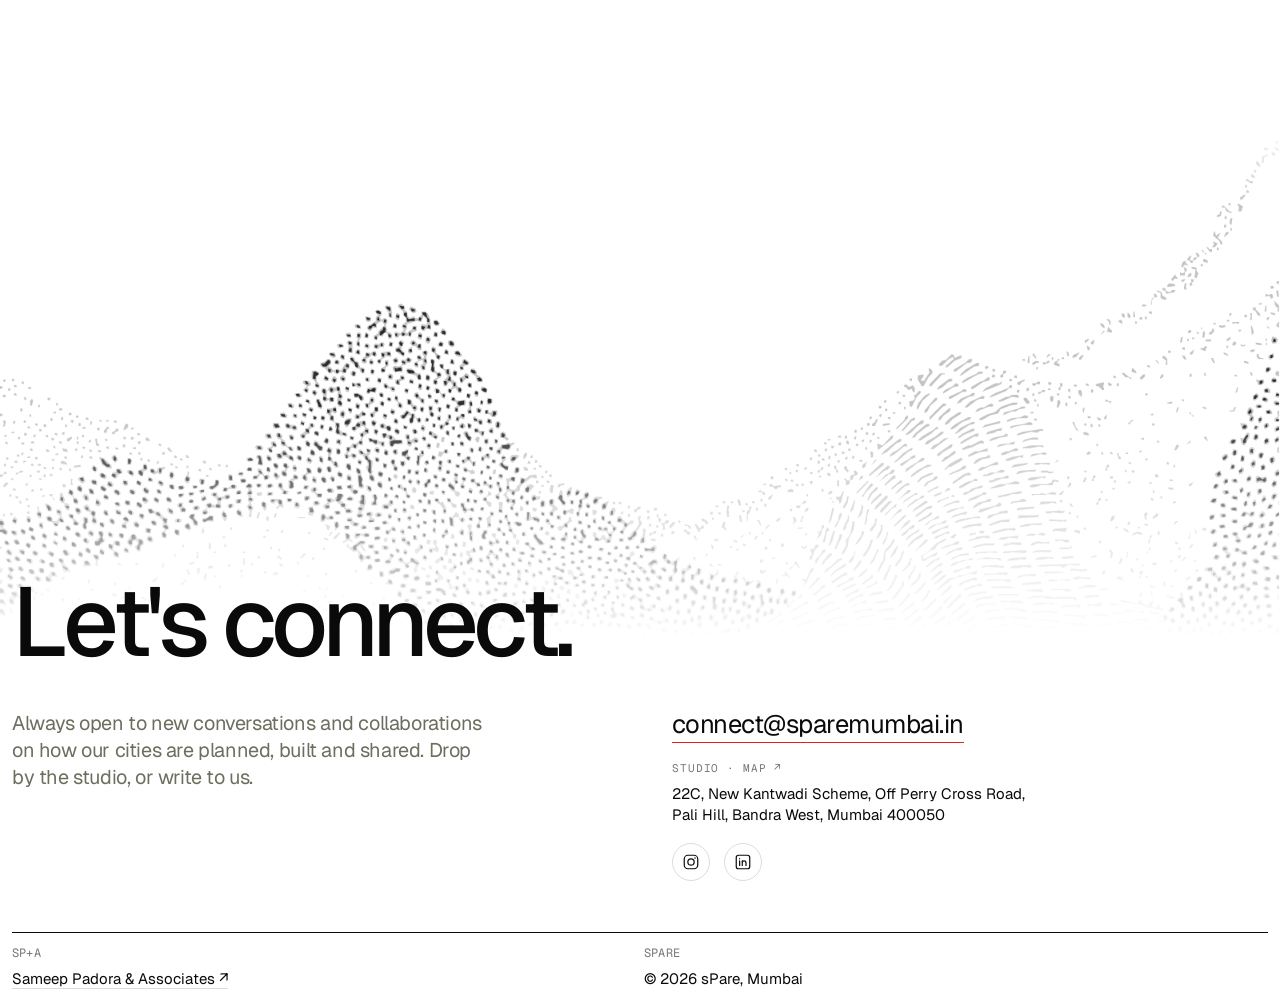
<file: open-bandra.html>
<!DOCTYPE html>
<html lang="en">
<head>
<meta charset="utf-8">
<meta name="viewport" content="width=device-width,initial-scale=1">
<title>Open Bandra · sPare</title>
<meta name="description" content="Every existing and reserved open space in the Development Plan 2034 for H/W Ward, read plot by plot against the ground.">
<link rel="preconnect" href="https://fonts.googleapis.com"><link rel="preconnect" href="https://fonts.gstatic.com" crossorigin>
<link href="https://fonts.googleapis.com/css2?family=Geist:wght@400;500;700&family=Geist+Mono:wght@400&display=swap" rel="stylesheet">
<link rel="icon" href="img/favicon.png">
<link rel="stylesheet" href="site.css">
</head>
<body class="proj">

<div id="prog"></div>
<header id="hdr">
  <a class="logo" href="index.html?intro" aria-label="sPare home"><img src="img/logo.svg" alt="sPare"></a>
  <span class="clock" id="clock">Mumbai</span>
  <button class="mbtn mono" type="button" aria-expanded="false" aria-controls="mnav">Menu</button>
  <nav id="mnav"><a href="index.html#work">Work</a><a href="publications.html">Publications</a><a href="people.html">People</a><a href="index.html#about">About</a><a href="index.html#contact">Contact</a><a href="https://sp-arc.net" target="_blank" rel="noopener">Studio ↗</a></nav>
</header>

<section class="ph" data-type><div class="crumb mono"><a href="index.html#work">Work</a><span>/</span><span>01</span></div><h1>Open Bandra</h1>
<p class="lede">Every existing and reserved open space in the Development Plan 2034 for H/W Ward, read plot by plot against the ground.</p></section>
<div class="facts"><div class="rv"><span class="mono">Type</span>Interactive atlas</div><div class="rv"><span class="mono">Year</span>2026</div><div class="rv"><span class="mono">Ward</span>H/W, Bandra West</div><div class="rv"><span class="mono">Source</span>MCGM Development Plan 2034</div></div>
<div class="full rv"><img src="img/bandra.webp" alt="Satellite view of Bandra West"></div>
<div class="two"><span class="mono rv">The question</span><p class="rv">The plan reserves land for gardens, playgrounds and recreation grounds. Much of it is built over, locked away or still to be acquired. The atlas reads the plan against satellite imagery and turns the gap into an argument and a set of pilots.</p></div>
<div class="nums">
  <div class="rv"><span class="mono">In the plan</span><b><span data-count="182">182</span></b><p>open space plots in the plan for H/W Ward</p></div>
  <div class="rv"><span class="mono">Per person</span><b><span data-count="1.4">1.4</span><small>m²</small></b><p>m² of public open space for an average Mumbaikar, against a benchmark of 10</p></div>
</div>
<section class="s"><div class="sh rv"><h2>The way ahead</h2><span class="mono">Pilots in phases</span></div><div class="phases"><div class="phase rv"><span class="mono">Phase 1</span><h4>Revive</h4><p>Existing open spaces that are under-used or run-down, redone.</p></div><div class="phase rv"><span class="mono">Phase 2</span><h4>Activate</h4><p>Reserved land that is still open and unencroached, designed and opened up.</p></div><div class="phase rv"><span class="mono">Phase 3</span><h4>Reclaim</h4><p>Encroached reserved land, recovered before it is too late.</p></div><div class="phase rv"><span class="mono">Phase 4</span><h4>Create</h4><p>New open space on potential sites. Coming next.</p></div></div></section>
<a class="cta rv" href="atlas/open-bandra/" data-cursor="Open"><span class="mono">Interactive atlas</span><b>Open the atlas ↗</b></a>
<a class="next rv" href="mumbai-aqi.html"><span class="mono">Next project</span><b>Mumbai AQI →</b></a>
<div class="bw pat horizon"><img src="img/pat/ridge.webp" alt="" aria-hidden="true" draggable="false" loading="lazy" decoding="async"></div>
<footer id="contact">
  <a class="big" href="mailto:connect@sparemumbai.in">Let&#x27;s connect.</a>
  <div class="ct rv">
    <p class="ct-by">Always open to new conversations and collaborations on how our cities are planned, built and shared. Drop by the studio, or write to us.</p>
    <div class="ct-d">
      <a class="ct-mail" href="mailto:connect@sparemumbai.in">connect@sparemumbai.in</a>
      <a class="ct-ad" href="https://www.google.com/maps/search/?api=1&amp;query=Sameep+Padora+and+Associates+Pali+Hill+Bandra+Mumbai" target="_blank" rel="noopener"><span class="mono">Studio · Map ↗</span>22C, New Kantwadi Scheme, Off Perry Cross Road, Pali Hill, Bandra West, Mumbai 400050</a><div class="ct-so"><a href="https://www.instagram.com/sparemumbai/" target="_blank" rel="noopener" aria-label="sPare on Instagram"><svg viewBox="0 0 24 24" aria-hidden="true"><rect x="3" y="3" width="18" height="18" rx="5"/><circle cx="12" cy="12" r="4.2"/><circle cx="17.3" cy="6.7" r="1" class="f"/></svg></a><a href="https://www.linkedin.com/company/sp-a/" target="_blank" rel="noopener" aria-label="Sameep Padora and Associates on LinkedIn"><svg viewBox="0 0 24 24" aria-hidden="true"><rect x="3" y="3" width="18" height="18" rx="3"/><path d="M7.5 10.5v6M7.5 7.6v.1M11 16.5v-6M11 13.2c0-1.6 1-2.7 2.5-2.7s2.5 1 2.5 2.7v3.3"/></svg></a></div>
    </div>
  </div>
  <div class="cols">
    <div><span class="mono">sP+a</span><a href="https://sp-arc.net" target="_blank" rel="noopener">Sameep Padora &amp; Associates ↗</a></div>
    <div><span class="mono">sPare</span>© 2026 sPare, Mumbai</div>
  </div>
</footer>
<div id="ph" class="mono">Photo</div>
<script src="site.js"></script>
</body>
</html>
</file>
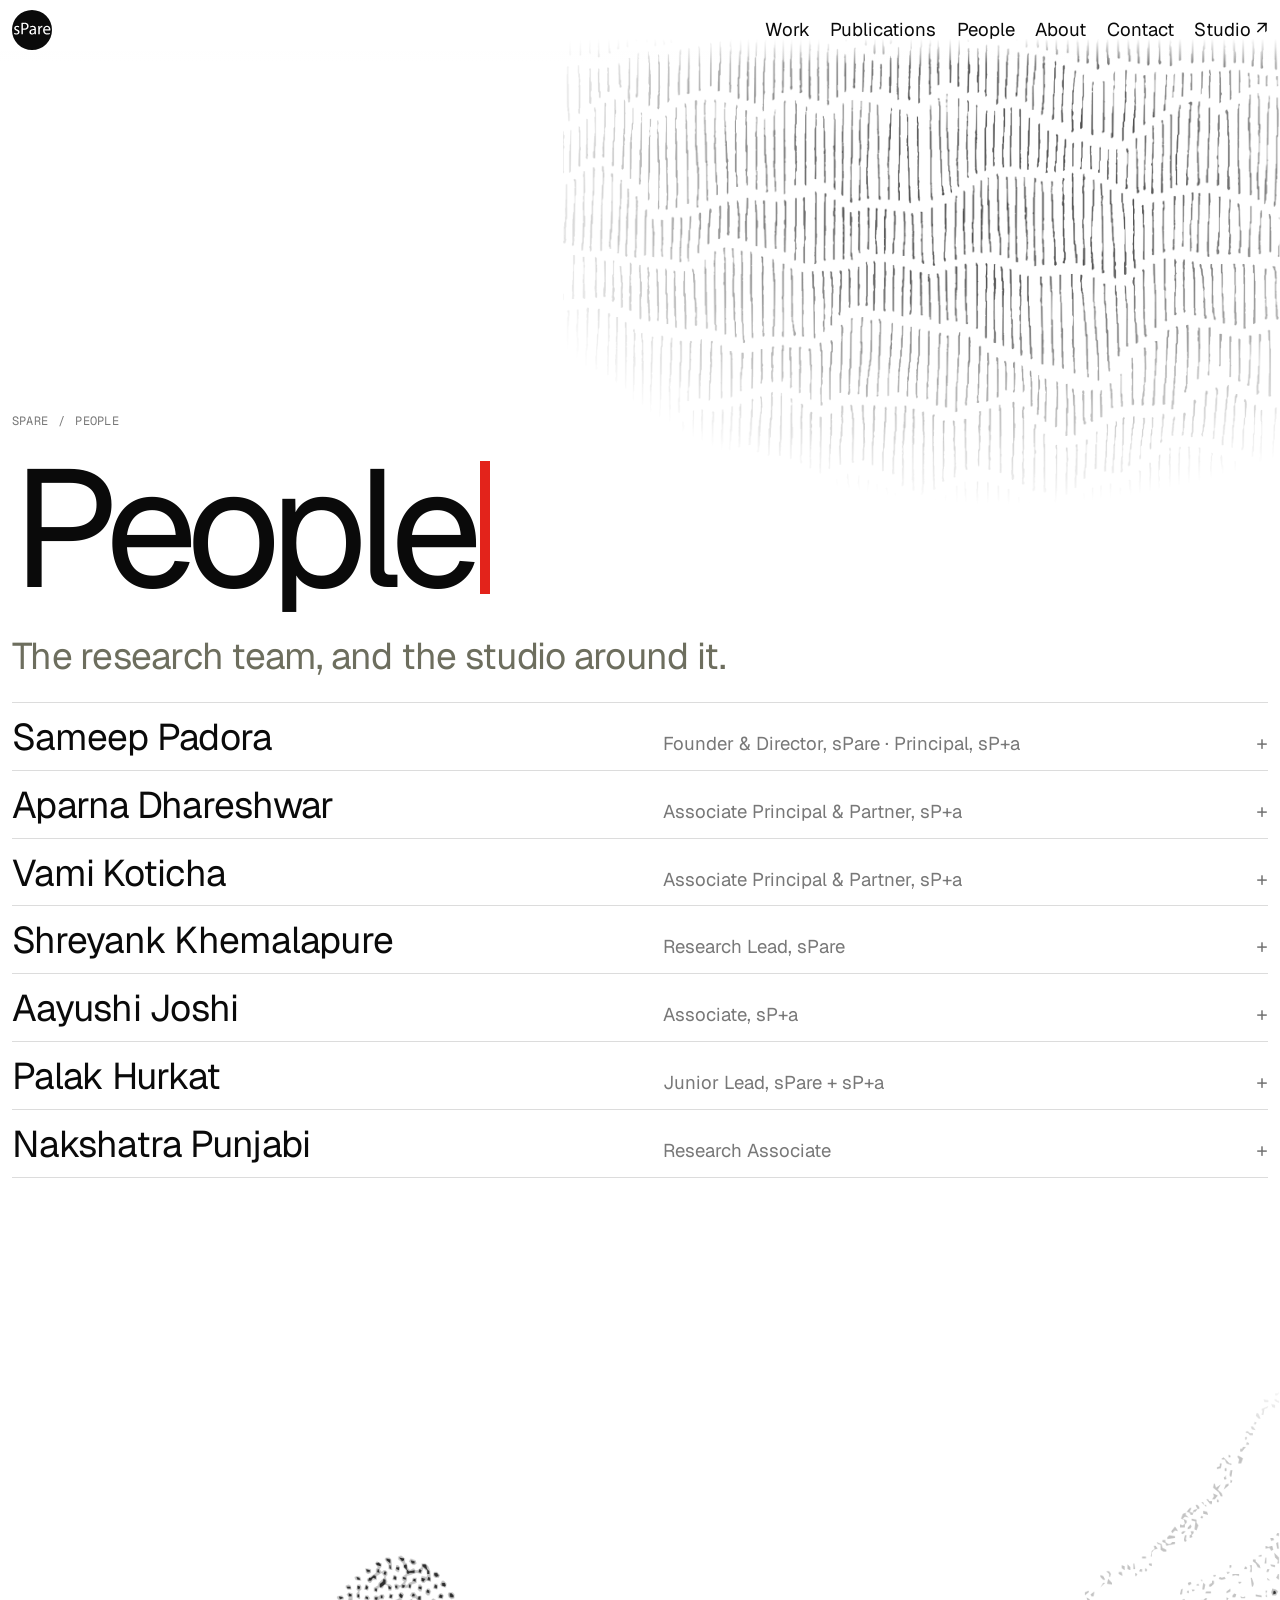
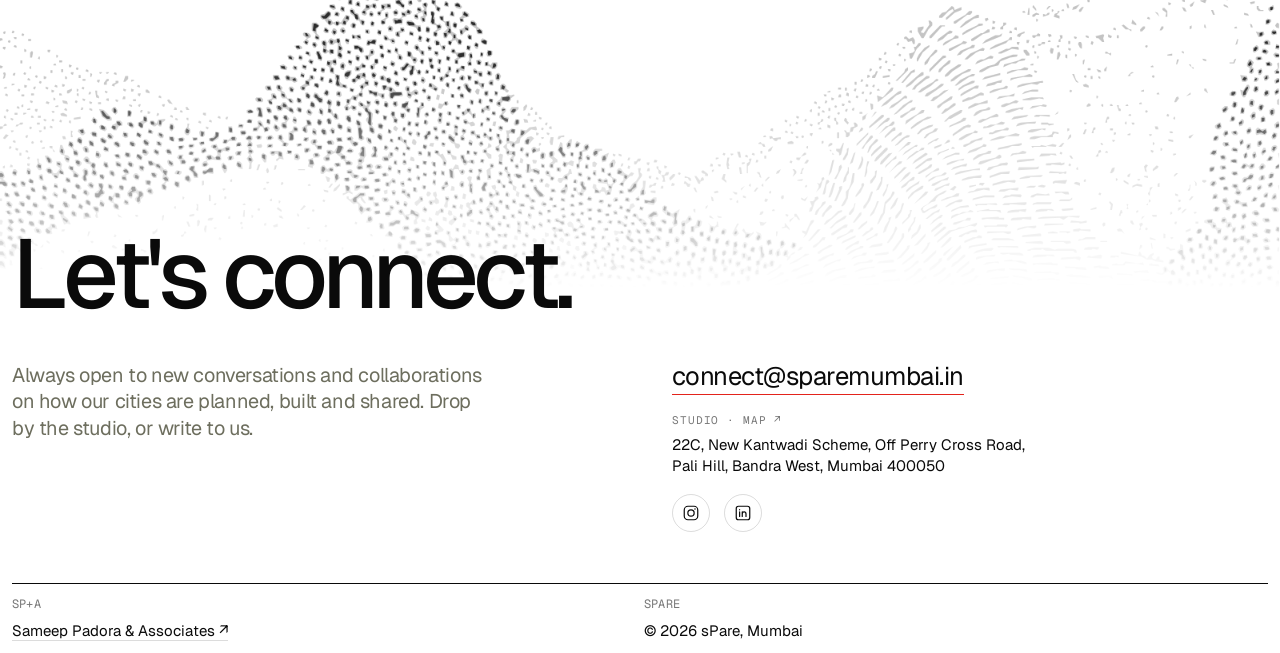
<file: people.html>
<!DOCTYPE html>
<html lang="en">
<head>
<meta charset="utf-8">
<meta name="viewport" content="width=device-width,initial-scale=1">
<title>People · sPare</title>
<meta name="description" content="The people behind sPare.">
<link rel="preconnect" href="https://fonts.googleapis.com"><link rel="preconnect" href="https://fonts.gstatic.com" crossorigin>
<link href="https://fonts.googleapis.com/css2?family=Geist:wght@400;500;700&family=Geist+Mono:wght@400&display=swap" rel="stylesheet">
<link rel="icon" href="img/favicon.png">
<link rel="stylesheet" href="site.css">
</head>
<body class="">

<div id="prog"></div>
<header id="hdr">
  <a class="logo" href="index.html?intro" aria-label="sPare home"><img src="img/logo.svg" alt="sPare"></a>
  <span class="clock" id="clock">Mumbai</span>
  <button class="mbtn mono" type="button" aria-expanded="false" aria-controls="mnav">Menu</button>
  <nav id="mnav"><a href="index.html#work">Work</a><a href="publications.html">Publications</a><a href="people.html">People</a><a href="index.html#about">About</a><a href="index.html#contact">Contact</a><a href="https://sp-arc.net" target="_blank" rel="noopener">Studio ↗</a></nav>
</header>

<section class="ph" data-type><div class="ph-art bw"><img src="img/pat/vlines.webp" alt="" aria-hidden="true" draggable="false"></div><div class="crumb mono"><a href="index.html">sPare</a><span>/</span><span>People</span></div><h1>People</h1>
<p class="lede">The research team, and the studio around it.</p></section>
<section class="s"><div class="people">
    <details class="pp"><summary data-hover data-img="img/people/sameep.webp"><span class="nm">Sameep Padora</span><span class="role">Founder &amp; Director, sPare · Principal, sP+a</span><span class="pl mono">+</span></summary><div class="ppb"><div class="ppi"><img src="img/people/sameep.webp" alt="Sameep Padora" loading="lazy"></div><p>Sameep Padora founded sP+a in Mumbai in 2006 and sPare, its research arm, in 2017. Trained at the Academy of Architecture and Harvard GSD, he served as Dean of Architecture at CEPT University from 2023 to 2026. His work, recognised with the Beazley Design of the Year and Wallpaper* awards, explores frugal innovation and the regional in contemporary India.</p></div></details>
    <details class="pp"><summary data-hover data-img="img/people/aparna.webp"><span class="nm">Aparna Dhareshwar</span><span class="role">Associate Principal &amp; Partner, sP+a</span><span class="pl mono">+</span></summary><div class="ppb"><div class="ppi"><img src="img/people/aparna.webp" alt="Aparna Dhareshwar" loading="lazy"></div><p>Aparna Dhareshwar is an Associate Principal and Partner at sP+a, bringing over 25 years of experience across architecture, interiors and product design. Trained at the Academy of Architecture, she leads the studio&#x27;s operations, client relationships and delivery, and has steered award-winning projects including Jetavan, the Maya Somaiya Library and the National War Museum competition entry.</p></div></details>
    <details class="pp"><summary data-hover data-img="img/people/vami.webp"><span class="nm">Vami Koticha</span><span class="role">Associate Principal &amp; Partner, sP+a</span><span class="pl mono">+</span></summary><div class="ppb"><div class="ppi"><img src="img/people/vami.webp" alt="Vami Koticha" loading="lazy"></div><p>Vami Koticha is an Associate Principal and Partner at sP+a, leading design strategy across institutional, cultural, housing and masterplanning work. A graduate of KRVIA, she has shaped several of the studio&#x27;s best-known projects, from Jetavan to the Maya Somaiya Library. Her interests lie where computational design meets traditional typologies and local building methods.</p></div></details>
    <details class="pp"><summary data-hover data-img="img/people/shreyank.webp"><span class="nm">Shreyank Khemalapure</span><span class="role">Research Lead, sPare</span><span class="pl mono">+</span></summary><div class="ppb"><div class="ppi"><img src="img/people/shreyank.webp" alt="Shreyank Khemalapure" loading="lazy"></div><p>Shreyank Khemalapure leads research at sPare and is an Associate Professor at CEPT University. A graduate of the Berlage, TU Delft, he works across architectural theory, history and criticism, with a focus on housing and urbanism, from Mumbai&#x27;s housing to India&#x27;s second cities. He is co-author, with Sameep Padora, of (de)Coding Mumbai.</p></div></details>
    <details class="pp"><summary data-hover data-img="img/people/aayushi.webp"><span class="nm">Aayushi Joshi</span><span class="role">Associate, sP+a</span><span class="pl mono">+</span></summary><div class="ppb"><div class="ppi"><img src="img/people/aayushi.webp" alt="Aayushi Joshi" loading="lazy"></div><p>Aayushi Joshi is an Associate at sP+a, leading teams on commercial, residential and hospitality projects across India. She holds a master&#x27;s in Advanced Architectural Design from Columbia GSAPP. Before returning to the studio, she worked with Handel Architects and Barrett Architecture Studio in New York, and edited for GSAPP&#x27;s publications office.</p></div></details>
    <details class="pp"><summary data-hover data-img="img/people/palak.webp"><span class="nm">Palak Hurkat</span><span class="role">Junior Lead, sPare + sP+a</span><span class="pl mono">+</span></summary><div class="ppb"><div class="ppi"><img src="img/people/palak.webp" alt="Palak Hurkat" loading="lazy"></div><p>Palak Hurkat is an architect and urban researcher at sP+a, working at the intersection of design, publishing and public space. A CEPT University graduate with an exchange at TU Munich, she leads urban interventions through sPare and Bandra Collective. She is co-author of a forthcoming monograph on architect Hema Sankalia.</p></div></details>
    <details class="pp"><summary><span class="nm">Nakshatra Punjabi</span><span class="role">Research Associate</span><span class="pl mono">+</span></summary><div class="ppb"><div class="ppi"><img class="nopic" src="img/pat/vlines.webp" alt="" aria-hidden="true"></div><p>Nakshatra Punjabi is a Research Associate at sPare. A graduate of CEPT University&#x27;s Bachelor of Architecture programme, she is interested in how practices work: the processes, decisions and cultures that shape the making of architecture. She is currently working on In Making, the studio&#x27;s forthcoming monograph.</p></div></details>
</div></section>
<div class="bw pat horizon"><img src="img/pat/ridge.webp" alt="" aria-hidden="true" draggable="false" loading="lazy" decoding="async"></div>
<footer id="contact">
  <a class="big" href="mailto:connect@sparemumbai.in">Let&#x27;s connect.</a>
  <div class="ct rv">
    <p class="ct-by">Always open to new conversations and collaborations on how our cities are planned, built and shared. Drop by the studio, or write to us.</p>
    <div class="ct-d">
      <a class="ct-mail" href="mailto:connect@sparemumbai.in">connect@sparemumbai.in</a>
      <a class="ct-ad" href="https://www.google.com/maps/search/?api=1&amp;query=Sameep+Padora+and+Associates+Pali+Hill+Bandra+Mumbai" target="_blank" rel="noopener"><span class="mono">Studio · Map ↗</span>22C, New Kantwadi Scheme, Off Perry Cross Road, Pali Hill, Bandra West, Mumbai 400050</a><div class="ct-so"><a href="https://www.instagram.com/sparemumbai/" target="_blank" rel="noopener" aria-label="sPare on Instagram"><svg viewBox="0 0 24 24" aria-hidden="true"><rect x="3" y="3" width="18" height="18" rx="5"/><circle cx="12" cy="12" r="4.2"/><circle cx="17.3" cy="6.7" r="1" class="f"/></svg></a><a href="https://www.linkedin.com/company/sp-a/" target="_blank" rel="noopener" aria-label="Sameep Padora and Associates on LinkedIn"><svg viewBox="0 0 24 24" aria-hidden="true"><rect x="3" y="3" width="18" height="18" rx="3"/><path d="M7.5 10.5v6M7.5 7.6v.1M11 16.5v-6M11 13.2c0-1.6 1-2.7 2.5-2.7s2.5 1 2.5 2.7v3.3"/></svg></a></div>
    </div>
  </div>
  <div class="cols">
    <div><span class="mono">sP+a</span><a href="https://sp-arc.net" target="_blank" rel="noopener">Sameep Padora &amp; Associates ↗</a></div>
    <div><span class="mono">sPare</span>© 2026 sPare, Mumbai</div>
  </div>
</footer>
<div id="ph" class="mono">Photo</div>
<script src="site.js"></script>
</body>
</html>
</file>
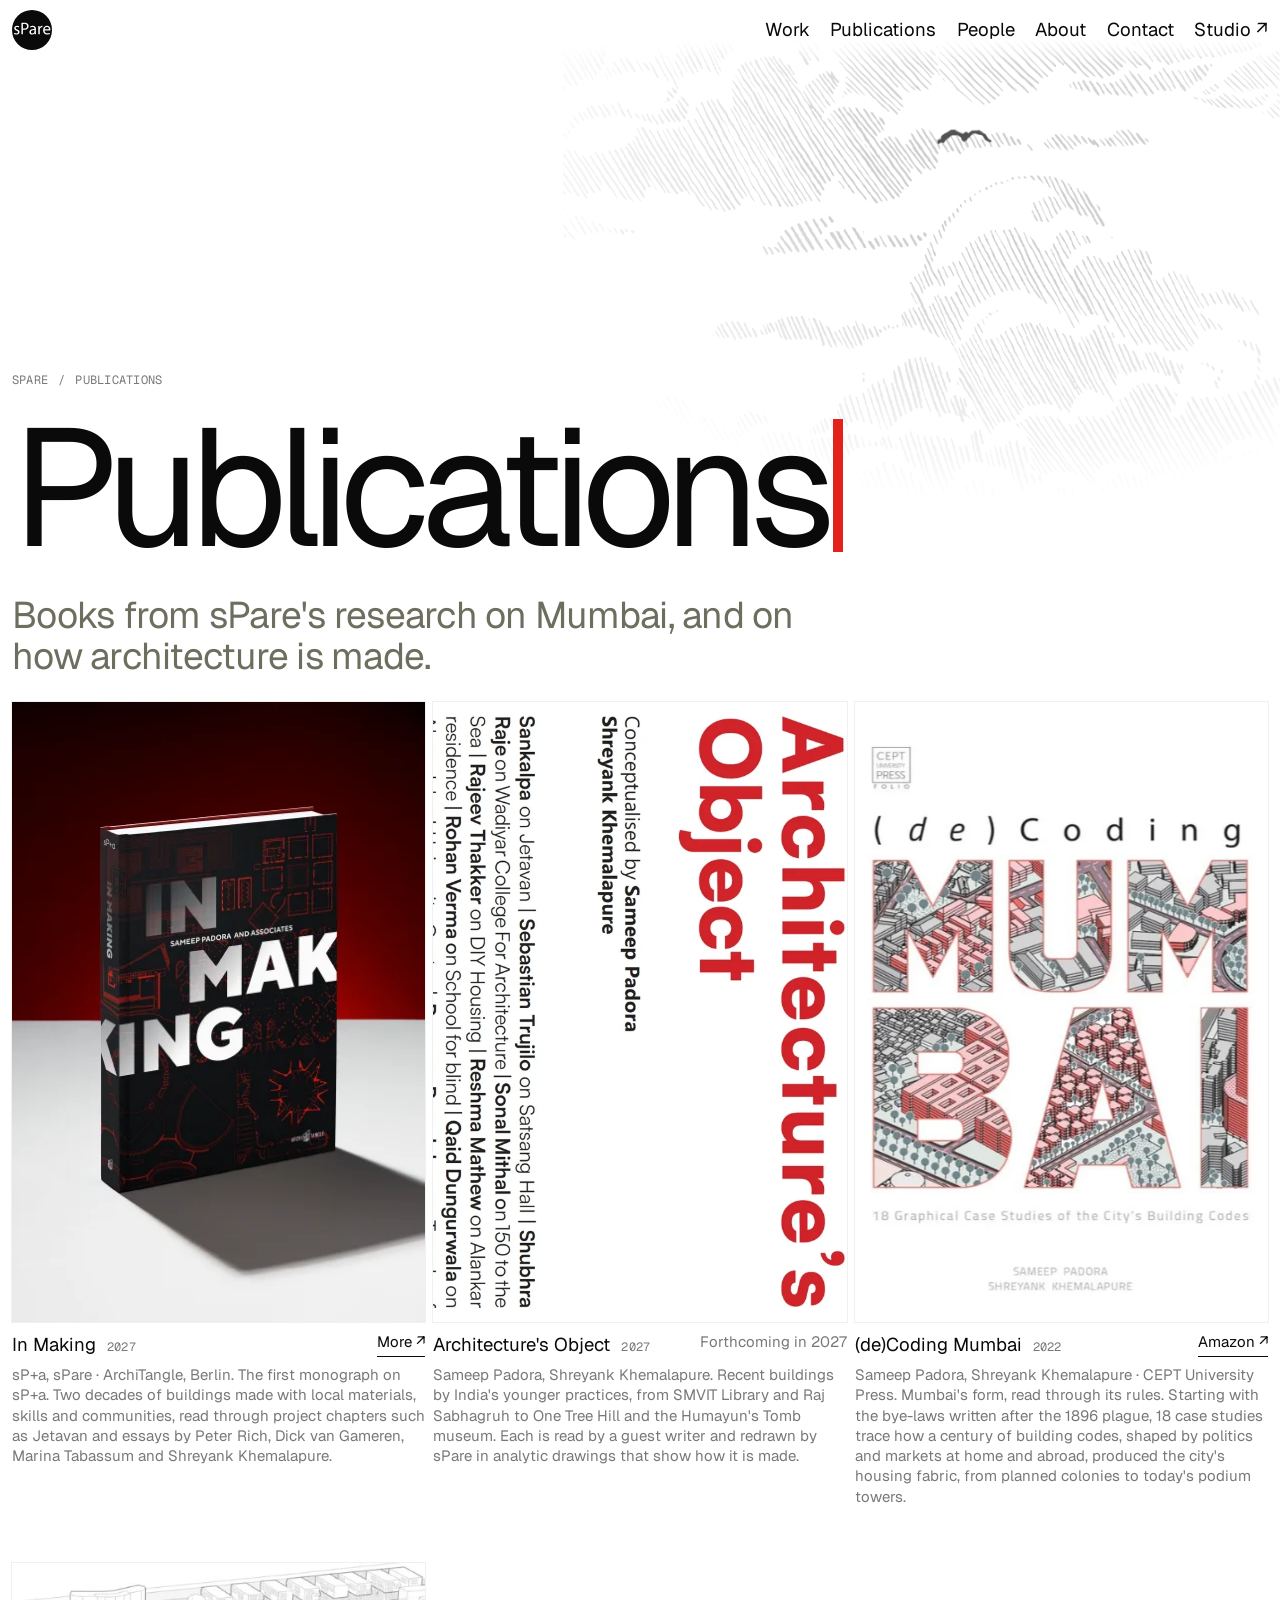
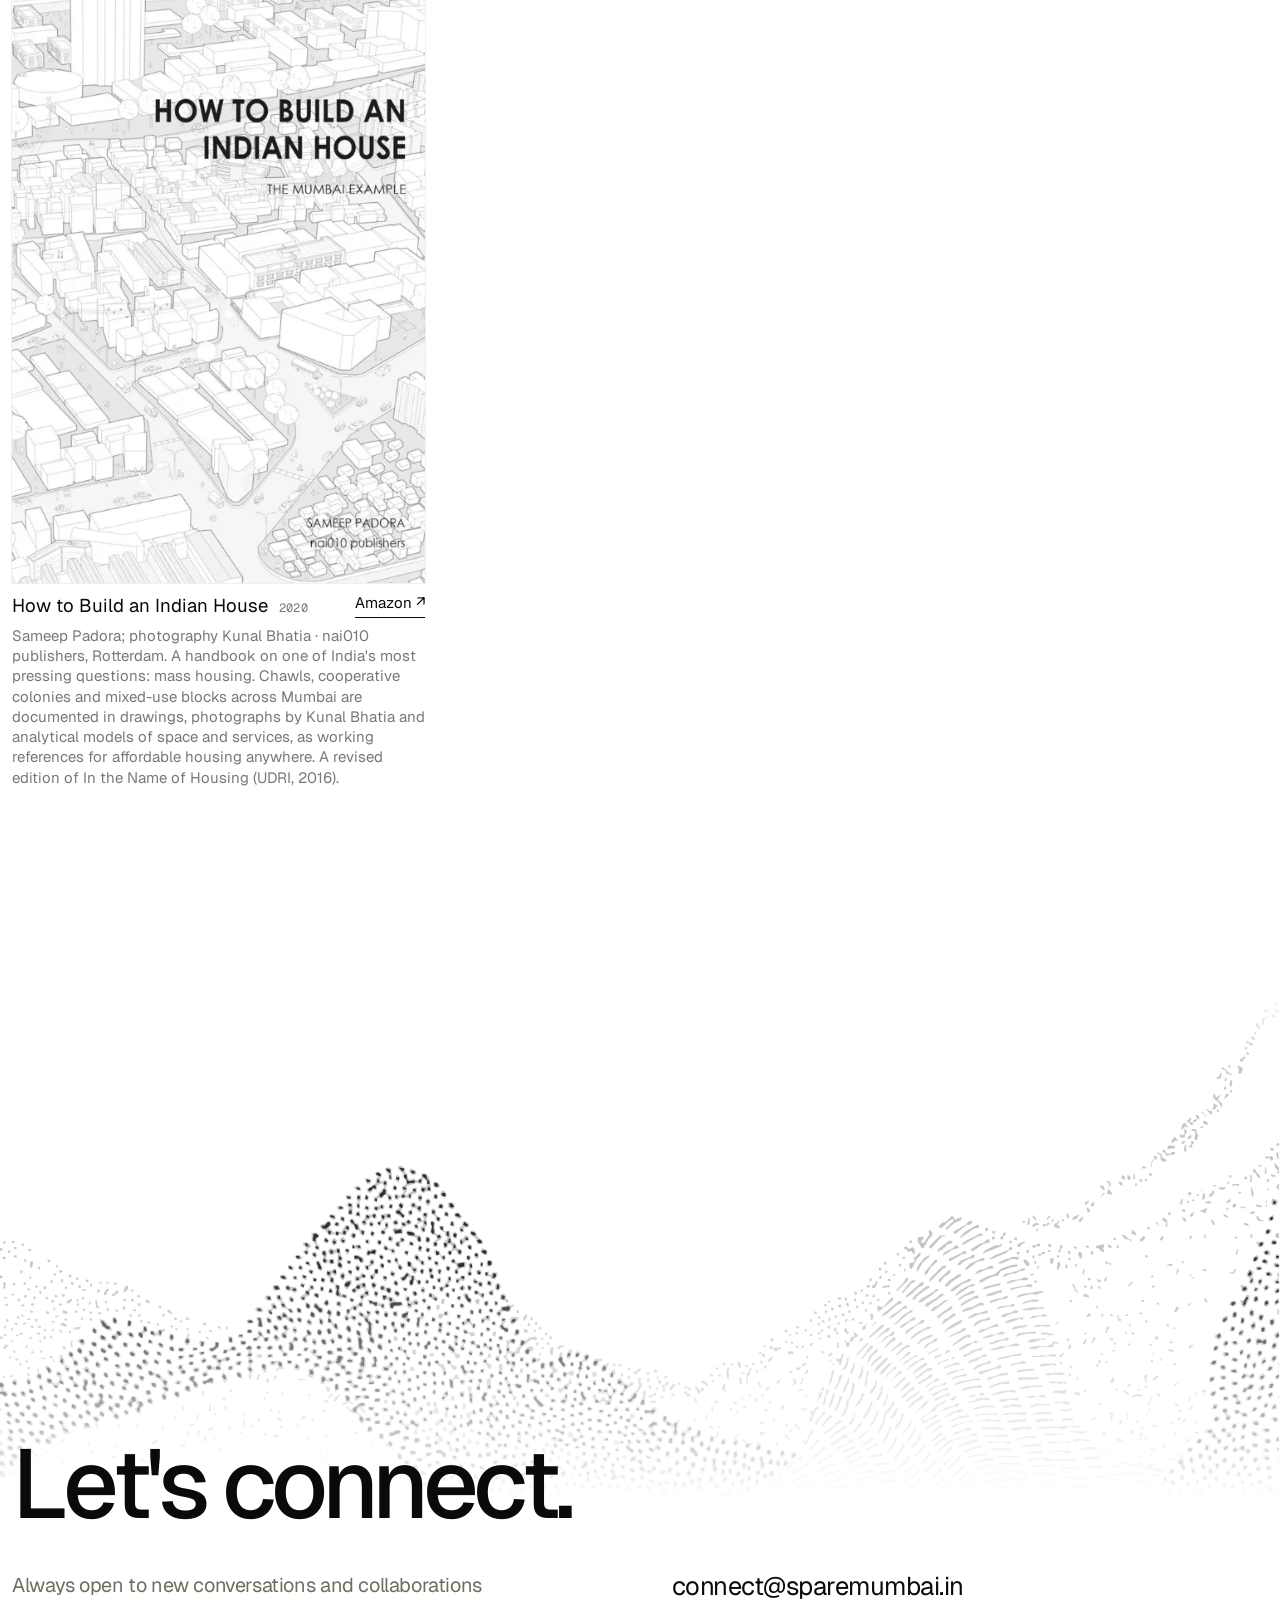
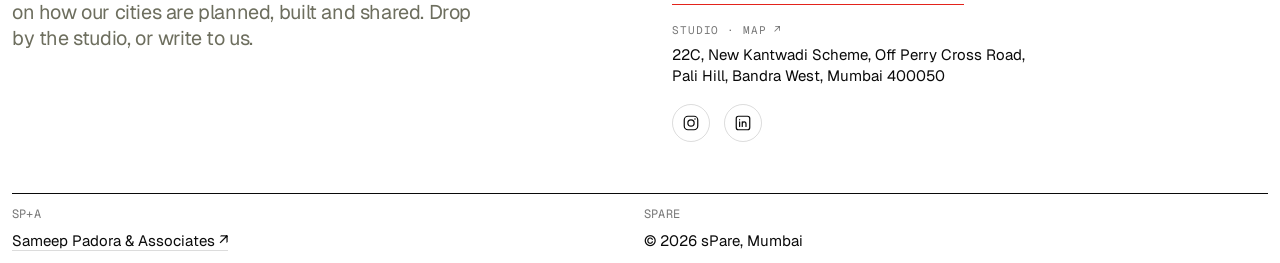
<file: publications.html>
<!DOCTYPE html>
<html lang="en">
<head>
<meta charset="utf-8">
<meta name="viewport" content="width=device-width,initial-scale=1">
<title>Publications · sPare</title>
<meta name="description" content="Books by sPare and sP+a.">
<link rel="preconnect" href="https://fonts.googleapis.com"><link rel="preconnect" href="https://fonts.gstatic.com" crossorigin>
<link href="https://fonts.googleapis.com/css2?family=Geist:wght@400;500;700&family=Geist+Mono:wght@400&display=swap" rel="stylesheet">
<link rel="icon" href="img/favicon.png">
<link rel="stylesheet" href="site.css">
</head>
<body class="">

<div id="prog"></div>
<header id="hdr">
  <a class="logo" href="index.html?intro" aria-label="sPare home"><img src="img/logo.svg" alt="sPare"></a>
  <span class="clock" id="clock">Mumbai</span>
  <button class="mbtn mono" type="button" aria-expanded="false" aria-controls="mnav">Menu</button>
  <nav id="mnav"><a href="index.html#work">Work</a><a href="publications.html">Publications</a><a href="people.html">People</a><a href="index.html#about">About</a><a href="index.html#contact">Contact</a><a href="https://sp-arc.net" target="_blank" rel="noopener">Studio ↗</a></nav>
</header>

<section class="ph" data-type><div class="ph-art bw"><img src="img/pat/clouds.webp" alt="" aria-hidden="true" draggable="false"></div><div class="crumb mono"><a href="index.html">sPare</a><span>/</span><span>Publications</span></div><h1>Publications</h1>
<p class="lede">Books from sPare's research on Mumbai, and on how architecture is made.</p></section>
<section class="s"><div class="pubs all">
    <div class="book rv"><button type="button" class="look" data-title="In Making" data-pages="[&quot;img/covers/im-in-6.webp&quot;, &quot;img/covers/im-in-3.webp&quot;, &quot;img/covers/im-in-10.webp&quot;, &quot;img/covers/im-in-1.webp&quot;, &quot;img/covers/im-in-9.webp&quot;, &quot;img/covers/im-in-7.webp&quot;, &quot;img/covers/im-in-4.webp&quot;, &quot;img/covers/im-in-8.webp&quot;]" data-caps="[&quot;Jetavan&quot;, &quot;Space as Agent of Change&quot;, &quot;Jetavan: the building&quot;, &quot;Peter Rich, Kindred Journeys&quot;, &quot;Jetavan: exploded axonometric&quot;, &quot;Jetavan: references and process&quot;, &quot;Marina Tabassum in conversation with Sameep Padora&quot;, &quot;Jetavan: roof and site&quot;]" data-cursor="Open"><div class="cv img" data-fb="&lt;div class=&quot;cv&quot;&gt;&lt;img class=&quot;cvpat&quot; src=&quot;img/pat/contours.webp&quot; alt=&quot;&quot;&gt;&lt;span class=&quot;mono&quot;&gt;2027&lt;/span&gt;&lt;b&gt;In Making&lt;/b&gt;&lt;span class=&quot;mono pubn&quot;&gt;ArchiTangle, Berlin&lt;/span&gt;&lt;/div&gt;"><img src="img/covers/inmaking.webp" alt="Cover of In Making" loading="lazy" referrerpolicy="no-referrer" onerror="this.parentNode.outerHTML=this.parentNode.dataset.fb"></div><span class="lk mono">Look inside</span></button>
      <div class="ti"><span class="bt">In Making <span class="mono">2027</span></span><a class="buy" href="https://architangle.com/book/in-making" target="_blank" rel="noopener">More ↗</a></div><p class="bd">sP+a, sPare · ArchiTangle, Berlin. The first monograph on sP+a. Two decades of buildings made with local materials, skills and communities, read through project chapters such as Jetavan and essays by Peter Rich, Dick van Gameren, Marina Tabassum and Shreyank Khemalapure.</p></div><div class="book rv"><button type="button" class="look" data-title="Architecture&#x27;s Object" data-pages="[&quot;img/covers/ao-in-1.webp&quot;, &quot;img/covers/ao-in-2.webp&quot;, &quot;img/covers/ao-in-3.webp&quot;, &quot;img/covers/ao-in-4.webp&quot;, &quot;img/covers/ao-in-5.webp&quot;, &quot;img/covers/ao-in-6.webp&quot;, &quot;img/covers/ao-in-7.webp&quot;, &quot;img/covers/ao-in-8.webp&quot;]" data-caps="[&quot;Nazmi Anuar on SMVIT Library, Cadence Architects&quot;, &quot;Raj Sabhagruh: scale and ascension&quot;, &quot;Yogashaala: the timber&#x27;s length as structural logic&quot;, &quot;SMVIT Library: structure grid and deviations&quot;, &quot;Humayun&#x27;s Tomb museum: screens&quot;, &quot;BIC: assembled by walking&quot;, &quot;The Container: a section through the pavilion&quot;, &quot;Jetavan: rammed stone dust walls and tree courts&quot;]" data-cursor="Open"><div class="cv img" data-fb="&lt;div class=&quot;cv&quot;&gt;&lt;img class=&quot;cvpat&quot; src=&quot;img/pat/contours.webp&quot; alt=&quot;&quot;&gt;&lt;span class=&quot;mono&quot;&gt;2027&lt;/span&gt;&lt;b&gt;Architecture&amp;#x27;s Object&lt;/b&gt;&lt;span class=&quot;mono pubn&quot;&gt;&lt;/span&gt;&lt;/div&gt;"><img src="img/covers/ao.webp" alt="Cover of Architecture&#x27;s Object" loading="lazy" referrerpolicy="no-referrer" onerror="this.parentNode.outerHTML=this.parentNode.dataset.fb"></div><span class="lk mono">Look inside</span></button>
      <div class="ti"><span class="bt">Architecture&#x27;s Object <span class="mono">2027</span></span><span class="soft">Forthcoming in 2027</span></div><p class="bd">Sameep Padora, Shreyank Khemalapure. Recent buildings by India&#x27;s younger practices, from SMVIT Library and Raj Sabhagruh to One Tree Hill and the Humayun&#x27;s Tomb museum. Each is read by a guest writer and redrawn by sPare in analytic drawings that show how it is made.</p></div><div class="book rv"><div class="cv img" data-fb="&lt;div class=&quot;cv&quot;&gt;&lt;img class=&quot;cvpat&quot; src=&quot;img/pat/contours.webp&quot; alt=&quot;&quot;&gt;&lt;span class=&quot;mono&quot;&gt;2022&lt;/span&gt;&lt;b&gt;(de)Coding Mumbai&lt;/b&gt;&lt;span class=&quot;mono pubn&quot;&gt;CEPT University Press&lt;/span&gt;&lt;/div&gt;"><img src="img/covers/decoding.webp" alt="Cover of (de)Coding Mumbai" loading="lazy" referrerpolicy="no-referrer" onerror="this.parentNode.outerHTML=this.parentNode.dataset.fb"></div>
      <div class="ti"><span class="bt">(de)Coding Mumbai <span class="mono">2022</span></span><a class="buy" href="https://www.amazon.in/Coding-Mumbai-Sameep-Padora/dp/B0CGMB4QV6" target="_blank" rel="noopener">Amazon ↗</a></div><p class="bd">Sameep Padora, Shreyank Khemalapure · CEPT University Press. Mumbai&#x27;s form, read through its rules. Starting with the bye-laws written after the 1896 plague, 18 case studies trace how a century of building codes, shaped by politics and markets at home and abroad, produced the city&#x27;s housing fabric, from planned colonies to today&#x27;s podium towers.</p></div><div class="book rv"><div class="cv img" data-fb="&lt;div class=&quot;cv&quot;&gt;&lt;img class=&quot;cvpat&quot; src=&quot;img/pat/contours.webp&quot; alt=&quot;&quot;&gt;&lt;span class=&quot;mono&quot;&gt;2020&lt;/span&gt;&lt;b&gt;How to Build an Indian House&lt;/b&gt;&lt;span class=&quot;mono pubn&quot;&gt;nai010 publishers, Rotterdam&lt;/span&gt;&lt;/div&gt;"><img src="img/covers/htbaih.webp" alt="Cover of How to Build an Indian House" loading="lazy" referrerpolicy="no-referrer" onerror="this.parentNode.outerHTML=this.parentNode.dataset.fb"></div>
      <div class="ti"><span class="bt">How to Build an Indian House <span class="mono">2020</span></span><a class="buy" href="https://www.amazon.in/How-Build-Indian-House-Example/dp/9462085536" target="_blank" rel="noopener">Amazon ↗</a></div><p class="bd">Sameep Padora; photography Kunal Bhatia · nai010 publishers, Rotterdam. A handbook on one of India&#x27;s most pressing questions: mass housing. Chawls, cooperative colonies and mixed-use blocks across Mumbai are documented in drawings, photographs by Kunal Bhatia and analytical models of space and services, as working references for affordable housing anywhere. A revised edition of In the Name of Housing (UDRI, 2016).</p></div>
</div></section>
<div class="bw pat horizon"><img src="img/pat/ridge.webp" alt="" aria-hidden="true" draggable="false" loading="lazy" decoding="async"></div>
<footer id="contact">
  <a class="big" href="mailto:connect@sparemumbai.in">Let&#x27;s connect.</a>
  <div class="ct rv">
    <p class="ct-by">Always open to new conversations and collaborations on how our cities are planned, built and shared. Drop by the studio, or write to us.</p>
    <div class="ct-d">
      <a class="ct-mail" href="mailto:connect@sparemumbai.in">connect@sparemumbai.in</a>
      <a class="ct-ad" href="https://www.google.com/maps/search/?api=1&amp;query=Sameep+Padora+and+Associates+Pali+Hill+Bandra+Mumbai" target="_blank" rel="noopener"><span class="mono">Studio · Map ↗</span>22C, New Kantwadi Scheme, Off Perry Cross Road, Pali Hill, Bandra West, Mumbai 400050</a><div class="ct-so"><a href="https://www.instagram.com/sparemumbai/" target="_blank" rel="noopener" aria-label="sPare on Instagram"><svg viewBox="0 0 24 24" aria-hidden="true"><rect x="3" y="3" width="18" height="18" rx="5"/><circle cx="12" cy="12" r="4.2"/><circle cx="17.3" cy="6.7" r="1" class="f"/></svg></a><a href="https://www.linkedin.com/company/sp-a/" target="_blank" rel="noopener" aria-label="Sameep Padora and Associates on LinkedIn"><svg viewBox="0 0 24 24" aria-hidden="true"><rect x="3" y="3" width="18" height="18" rx="3"/><path d="M7.5 10.5v6M7.5 7.6v.1M11 16.5v-6M11 13.2c0-1.6 1-2.7 2.5-2.7s2.5 1 2.5 2.7v3.3"/></svg></a></div>
    </div>
  </div>
  <div class="cols">
    <div><span class="mono">sP+a</span><a href="https://sp-arc.net" target="_blank" rel="noopener">Sameep Padora &amp; Associates ↗</a></div>
    <div><span class="mono">sPare</span>© 2026 sPare, Mumbai</div>
  </div>
</footer>
<div id="ph" class="mono">Photo</div>
<script src="site.js"></script>
</body>
</html>
</file>
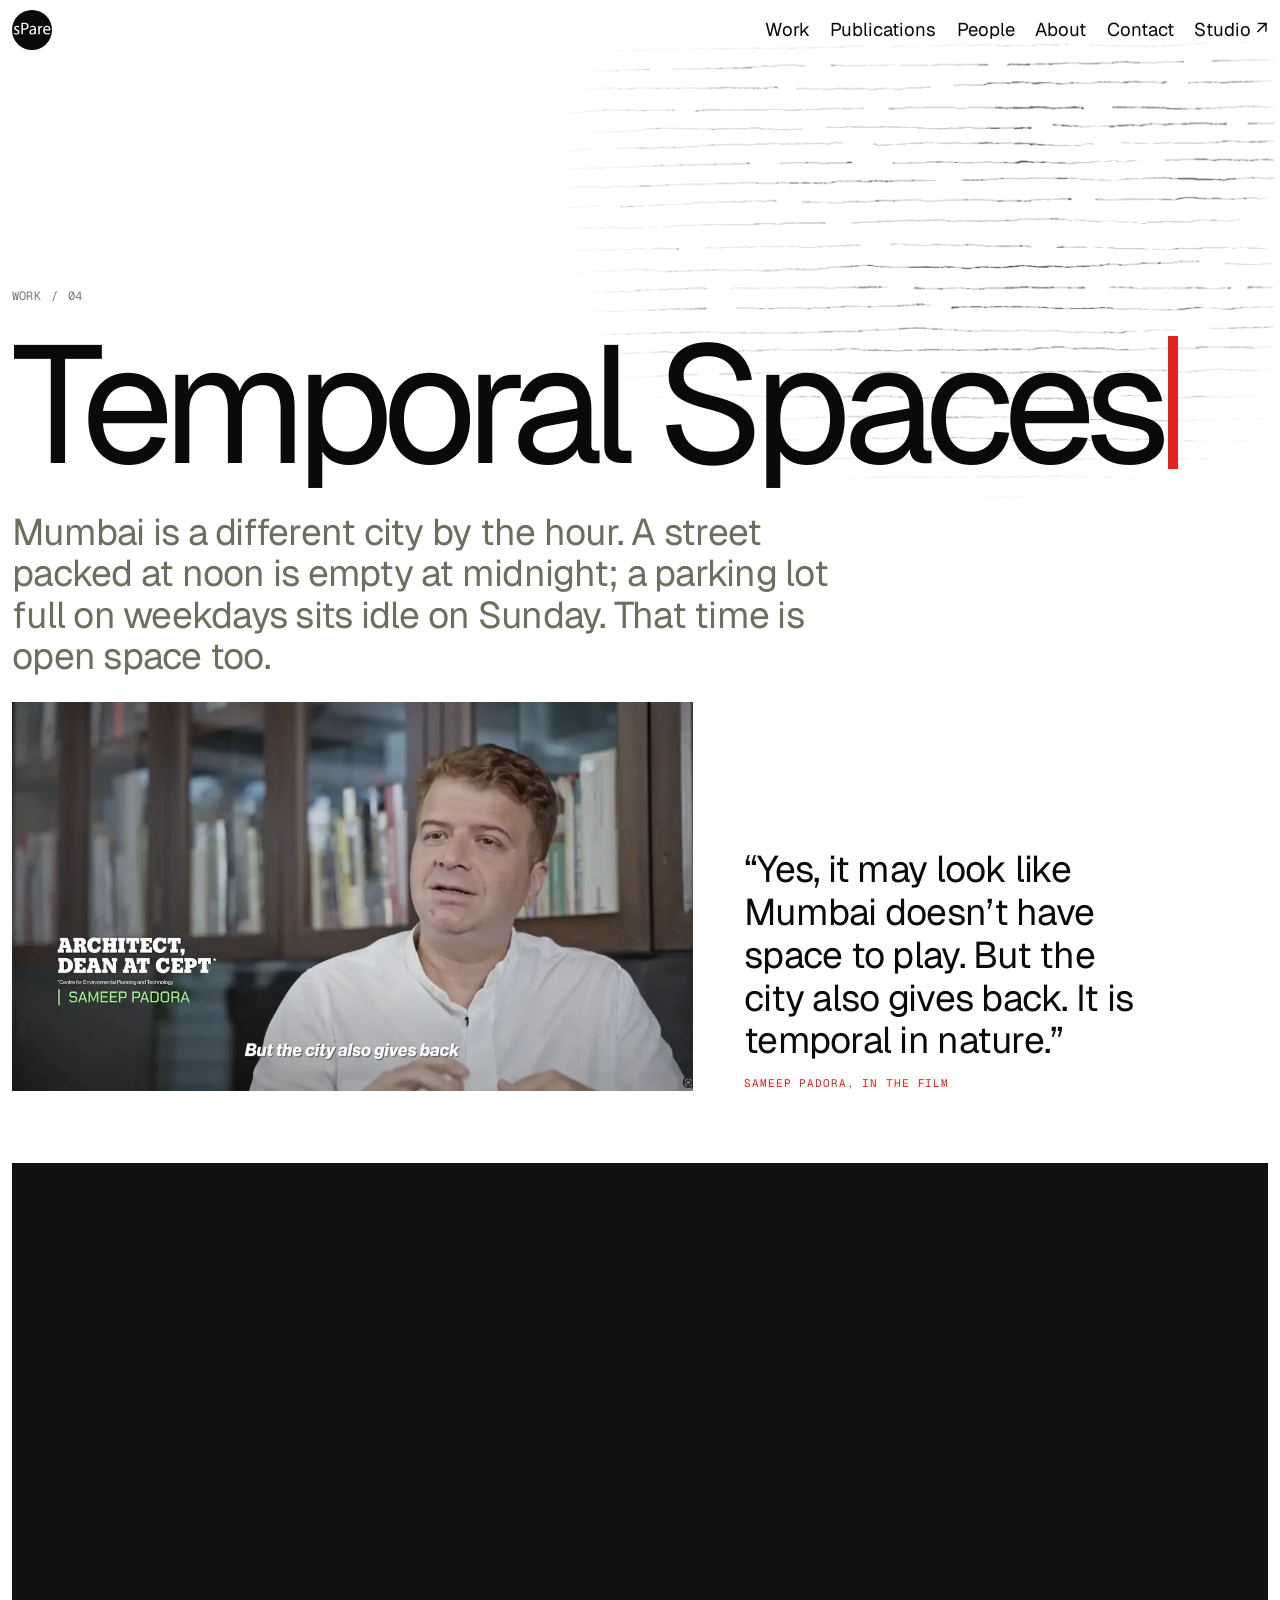
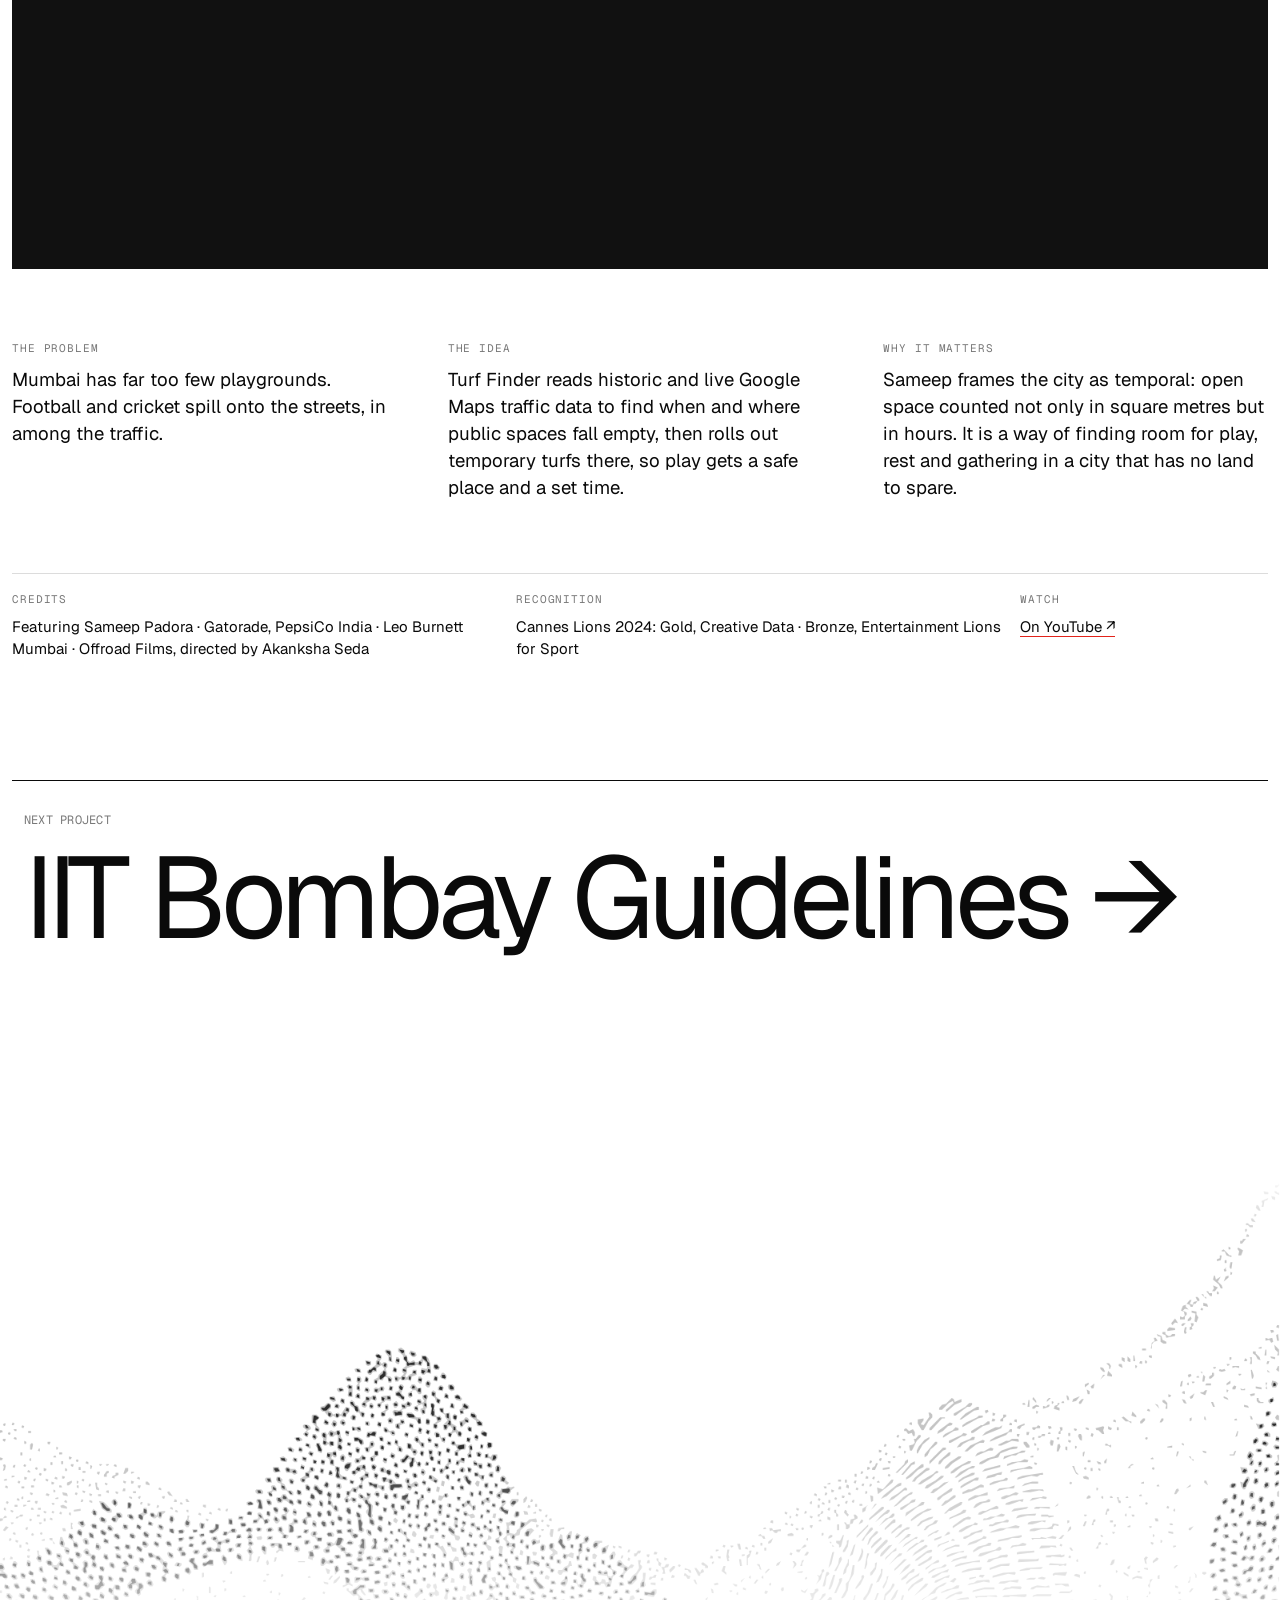
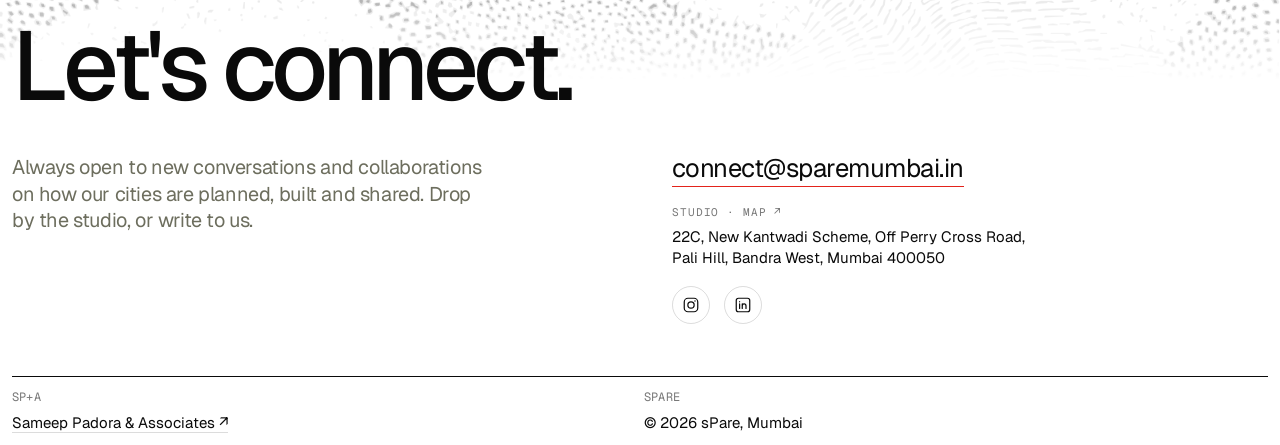
<file: temporal-spaces.html>
<!DOCTYPE html>
<html lang="en">
<head>
<meta charset="utf-8">
<meta name="viewport" content="width=device-width,initial-scale=1">
<title>Temporal Spaces · sPare</title>
<meta name="description" content="Temporal Spaces: Mumbai&#x27;s streets and lots, measured in hours.">
<link rel="preconnect" href="https://fonts.googleapis.com"><link rel="preconnect" href="https://fonts.gstatic.com" crossorigin>
<link href="https://fonts.googleapis.com/css2?family=Geist:wght@400;500;700&family=Geist+Mono:wght@400&display=swap" rel="stylesheet">
<link rel="icon" href="img/favicon.png">
<link rel="stylesheet" href="site.css">
</head>
<body class="proj">

<div id="prog"></div>
<header id="hdr">
  <a class="logo" href="index.html?intro" aria-label="sPare home"><img src="img/logo.svg" alt="sPare"></a>
  <span class="clock" id="clock">Mumbai</span>
  <button class="mbtn mono" type="button" aria-expanded="false" aria-controls="mnav">Menu</button>
  <nav id="mnav"><a href="index.html#work">Work</a><a href="publications.html">Publications</a><a href="people.html">People</a><a href="index.html#about">About</a><a href="index.html#contact">Contact</a><a href="https://sp-arc.net" target="_blank" rel="noopener">Studio ↗</a></nav>
</header>

<section class="ph" data-type><div class="ph-art bw"><img src="img/pat/hlines.webp" alt="" aria-hidden="true" draggable="false"></div><div class="crumb mono"><a href="index.html#work">Work</a><span>/</span><span>04</span></div><h1>Temporal Spaces</h1>
<p class="lede">Mumbai is a different city by the hour. A street packed at noon is empty at midnight; a parking lot full on weekdays sits idle on Sunday. That time is open space too.</p></section>
<section class="s">
  <figure class="tsf rv"><img src="img/sameep-ts.webp" alt="Sameep Padora in the film" loading="lazy"><blockquote class="tsq"><p>“Yes, it may look like Mumbai doesn’t have space to play. But the city also gives back. It is temporal in nature.”</p><cite class="mono">Sameep Padora, in the film</cite></blockquote></figure>
  <div class="vid rv"><iframe src="https://www.youtube-nocookie.com/embed/cp0ZrKtVunI?rel=0" title="Gatorade Turf Finder" loading="lazy" allow="accelerometer; encrypted-media; gyroscope; picture-in-picture; fullscreen" allowfullscreen></iframe></div>
  <div class="tsg">
    <div class="rv"><span class="mono">The problem</span><p>Mumbai has far too few playgrounds. Football and cricket spill onto the streets, in among the traffic.</p></div>
    <div class="rv"><span class="mono">The idea</span><p>Turf Finder reads historic and live Google Maps traffic data to find when and where public spaces fall empty, then rolls out temporary turfs there, so play gets a safe place and a set time.</p></div>
    <div class="rv"><span class="mono">Why it matters</span><p>Sameep frames the city as temporal: open space counted not only in square metres but in hours. It is a way of finding room for play, rest and gathering in a city that has no land to spare.</p></div>
  </div>
  <div class="tsc rv"><div><span class="mono">Credits</span><p>Featuring Sameep Padora · Gatorade, PepsiCo India · Leo Burnett Mumbai · Offroad Films, directed by Akanksha Seda</p></div><div><span class="mono">Recognition</span><p>Cannes Lions 2024: Gold, Creative Data · Bronze, Entertainment Lions for Sport</p></div><div><span class="mono">Watch</span><p><a href="https://www.youtube.com/watch?v=cp0ZrKtVunI" target="_blank" rel="noopener">On YouTube ↗</a></p></div></div>
</section>
<a class="next rv" href="iitb-guidelines.html"><span class="mono">Next project</span><b>IIT Bombay Guidelines →</b></a>
<div class="bw pat horizon"><img src="img/pat/ridge.webp" alt="" aria-hidden="true" draggable="false" loading="lazy" decoding="async"></div>
<footer id="contact">
  <a class="big" href="mailto:connect@sparemumbai.in">Let&#x27;s connect.</a>
  <div class="ct rv">
    <p class="ct-by">Always open to new conversations and collaborations on how our cities are planned, built and shared. Drop by the studio, or write to us.</p>
    <div class="ct-d">
      <a class="ct-mail" href="mailto:connect@sparemumbai.in">connect@sparemumbai.in</a>
      <a class="ct-ad" href="https://www.google.com/maps/search/?api=1&amp;query=Sameep+Padora+and+Associates+Pali+Hill+Bandra+Mumbai" target="_blank" rel="noopener"><span class="mono">Studio · Map ↗</span>22C, New Kantwadi Scheme, Off Perry Cross Road, Pali Hill, Bandra West, Mumbai 400050</a><div class="ct-so"><a href="https://www.instagram.com/sparemumbai/" target="_blank" rel="noopener" aria-label="sPare on Instagram"><svg viewBox="0 0 24 24" aria-hidden="true"><rect x="3" y="3" width="18" height="18" rx="5"/><circle cx="12" cy="12" r="4.2"/><circle cx="17.3" cy="6.7" r="1" class="f"/></svg></a><a href="https://www.linkedin.com/company/sp-a/" target="_blank" rel="noopener" aria-label="Sameep Padora and Associates on LinkedIn"><svg viewBox="0 0 24 24" aria-hidden="true"><rect x="3" y="3" width="18" height="18" rx="3"/><path d="M7.5 10.5v6M7.5 7.6v.1M11 16.5v-6M11 13.2c0-1.6 1-2.7 2.5-2.7s2.5 1 2.5 2.7v3.3"/></svg></a></div>
    </div>
  </div>
  <div class="cols">
    <div><span class="mono">sP+a</span><a href="https://sp-arc.net" target="_blank" rel="noopener">Sameep Padora &amp; Associates ↗</a></div>
    <div><span class="mono">sPare</span>© 2026 sPare, Mumbai</div>
  </div>
</footer>
<div id="ph" class="mono">Photo</div>
<script src="site.js"></script>
</body>
</html>
</file>
<file: site.css>
/* ---- sPare design system (draft 1) ---- */
:root{
  --paper:#ffffff; --ink:#0a0a0a; --mist:#cacfcb; --olive:#6d6e5e; --soft:rgba(10,10,10,.55); --rule:rgba(10,10,10,.14);
  --accent:#e3231b;
  --m:12px; --g:8px;                       /* page margin, gutter (tight, like Odama) */
  --t-xl:clamp(40px,6.2vw,96px);           /* statements */
  --t-l:clamp(26px,2.9vw,44px);            /* section / project titles */
  --t-m:clamp(17px,1.45vw,22px);           /* header + body large */
  --t-s:15px; --t-xs:12px;
}
*{box-sizing:border-box}html{scroll-behavior:smooth}
body{margin:0;background:var(--paper);color:var(--ink);font:400 var(--t-m)/1.35 Geist,ui-sans-serif,system-ui,sans-serif;-webkit-font-smoothing:antialiased}
a{color:inherit;text-decoration:none}
.mono{font-family:"Geist Mono",ui-monospace,monospace;font-size:var(--t-xs);letter-spacing:.02em;text-transform:uppercase}
::selection{background:var(--ink);color:var(--paper)}

/* header: Telha-style comma nav + live Mumbai clock */
header{position:fixed;inset:0 0 auto 0;z-index:20;display:grid;grid-template-columns:1fr auto 1fr;align-items:baseline;gap:var(--g);padding:var(--m) var(--m) 14px;font-size:var(--t-m);mix-blend-mode:difference;color:#fff}
header .logo{justify-self:start}
header nav a{transition:opacity .2s}header nav:hover a{opacity:.35}header nav a:hover{opacity:1}
header nav{justify-self:end}
header .clock{opacity:.6;font-variant-numeric:tabular-nums;justify-self:center}

/* hero statement */
.hero{min-height:100svh;display:flex;flex-direction:column;justify-content:flex-end;padding:120px var(--m) 28px}
.hero h1{margin:0;font-weight:400;font-size:var(--t-xl);line-height:1.02;letter-spacing:-.035em;max-width:16.5em}
.hero h1 .l{display:block;overflow:hidden}
.hero h1 .l span{display:inline-block;transform:translateY(105%);animation:up 1.1s cubic-bezier(.2,.7,.1,1) forwards}
.hero h1 em{font-style:normal;color:var(--olive)}
@keyframes up{to{transform:none}}
.hero .meta{display:flex;justify-content:space-between;margin-top:56px;padding-top:12px;border-top:1px solid var(--rule);color:var(--soft)}

/* texture band (sPare signature) */
.band{height:clamp(120px,18vw,240px);width:100%;display:block}

/* sections */
section.s{padding:0 var(--m) 120px}
.sh{display:flex;justify-content:space-between;align-items:baseline;padding:12px 0 18px;border-top:1px solid var(--ink);margin-bottom:var(--g)}
.sh h2{margin:0;font-weight:400;font-size:var(--t-m)}
.sh .mono{color:var(--soft)}

/* work: edge-to-edge 2-col image cards (Odama) */
.work{display:grid;grid-template-columns:1fr 1fr;gap:var(--g)}
.card{display:block}
.card .im{position:relative;aspect-ratio:4/5;overflow:hidden;background:var(--mist)}
.card .im img,.card .im canvas{position:absolute;inset:0;width:100%;height:100%;object-fit:cover;transition:transform 1.2s cubic-bezier(.2,.7,.1,1),filter .6s}
.card:hover .im img,.card:hover .im canvas{transform:scale(1.035)}
.card .im .tag{position:absolute;left:12px;top:12px;background:var(--paper);padding:5px 8px 4px}
.card .ti{display:flex;justify-content:space-between;align-items:baseline;gap:12px;padding:12px 0 0}
.card h3{margin:0;font-weight:400;font-size:var(--t-l);letter-spacing:-.02em;line-height:1.05}
.card .ti .mono{color:var(--soft);white-space:nowrap}
.card p{margin:8px 0 0;color:var(--soft);font-size:var(--t-s);max-width:34em}
.card .dot{display:inline-block;width:9px;height:9px;border-radius:50%;background:var(--accent);margin-left:10px;vertical-align:middle;transform:scale(0);transition:transform .3s}
.card:hover .dot{transform:scale(1)}

/* publications */
.pubs{display:grid;grid-template-columns:repeat(4,1fr);gap:var(--g)}
.book .cv{aspect-ratio:2/3;background:var(--mist);display:flex;flex-direction:column;justify-content:space-between;padding:16px;transition:background .4s}
.book:nth-child(2) .cv{background:#dcdcd2}.book:nth-child(3) .cv{background:#b9c0b4}
.book:hover .cv{background:var(--ink);color:var(--paper)}
.book .cv b{font-weight:400;font-size:var(--t-l);letter-spacing:-.02em;line-height:1.02}
.book .ti{padding-top:10px;display:flex;justify-content:space-between;gap:10px;font-size:var(--t-s)}
.book .buy{border-bottom:1px solid currentColor}
.book .buy:hover{color:var(--accent)}

/* people: list with photo following the cursor */
.people{border-top:1px solid var(--rule)}
.person{display:grid;grid-template-columns:1.2fr 1fr auto;gap:var(--g);padding:14px 0 12px;border-bottom:1px solid var(--rule);font-size:var(--t-l);letter-spacing:-.02em;line-height:1.1;transition:padding .3s,color .3s}
.person .role{color:var(--soft)}
.person .mono{align-self:center;color:var(--soft);letter-spacing:.02em}
.people:hover .person{color:rgba(10,10,10,.28)}.people .person:hover{color:var(--ink);padding-left:12px}
#ph{position:fixed;z-index:15;width:220px;aspect-ratio:4/5;pointer-events:none;background:var(--mist);opacity:0;transform:translate(-50%,-50%) scale(.92);transition:opacity .25s,transform .35s;display:grid;place-items:center;color:var(--soft)}
#ph.on{opacity:1;transform:translate(-50%,-50%) scale(1)}

/* about: statement + numbered approach (Telha) */
.about .st{font-size:var(--t-xl);line-height:1.04;letter-spacing:-.035em;margin:24px 0 80px;max-width:15em}
.steps{display:grid;grid-template-columns:repeat(4,1fr);gap:var(--g)}
.step{border-top:1px solid var(--ink);padding-top:12px}
.step .n{color:var(--soft)}
.step h4{margin:28px 0 10px;font-weight:400;font-size:var(--t-l);letter-spacing:-.02em;line-height:1.05}
.step p{margin:0;color:var(--soft);font-size:var(--t-s);max-width:22em}

/* footer: giant sign-off (Odama) */
footer{padding:0 var(--m) var(--m)}
.big{font-weight:500;font-size:clamp(80px,19vw,300px);line-height:.82;letter-spacing:-.065em;margin:0 0 40px;display:block;overflow:hidden}
.big:hover{color:var(--accent)}
footer .cols{display:grid;grid-template-columns:repeat(4,1fr);gap:var(--g);padding-top:12px;border-top:1px solid var(--ink);font-size:var(--t-s)}
footer .cols .mono{color:var(--soft);display:block;margin-bottom:8px}
footer .cols a{border-bottom:1px solid var(--rule)}footer .cols a:hover{border-color:var(--ink)}

.draft{position:fixed;right:var(--m);bottom:var(--m);z-index:30;background:var(--ink);color:var(--paper);padding:7px 10px 6px}
@media (max-width:820px){
  header{grid-template-columns:1fr auto}header nav{display:none}
  .work{grid-template-columns:1fr}.pubs{grid-template-columns:1fr 1fr}.steps{grid-template-columns:1fr 1fr;row-gap:40px}
  .person{grid-template-columns:1fr;gap:2px}.person .mono{display:none}
  footer .cols{grid-template-columns:1fr 1fr;row-gap:24px}
  .hero .meta{flex-direction:column;gap:6px}
}
@media (prefers-reduced-motion:reduce){.hero h1 .l span{animation:none;transform:none}}

/* ===== motion layer (draft 2) ===== */
#prog{position:fixed;left:0;top:0;height:2px;width:100%;background:var(--accent);transform-origin:0 50%;transform:scaleX(0);z-index:40}
header{transition:transform .5s cubic-bezier(.2,.7,.1,1)}header.hide{transform:translateY(-110%)}
.clock .c{animation:blink 1s steps(1) infinite}@keyframes blink{50%{opacity:0}}
/* typing hero */
.hero h1 .l span{transform:none;animation:none}
.hero h1 .l span.tw{display:inline;opacity:0}.hero h1 .l em{display:inline}.hero h1 .l span.tw.v{opacity:1}
.hero h1 .l span.cur{display:inline-block;transform:none;width:.06em;height:.82em;background:var(--accent);margin-left:.04em;vertical-align:-.06em;animation:blink .9s steps(1) infinite}
.hero .meta{opacity:0;transform:translateY(10px);transition:opacity .9s,transform .9s cubic-bezier(.2,.7,.1,1)}.hero.done .meta{opacity:1;transform:none}
.hero .meta .sc{display:inline-block;animation:bob 1.8s ease-in-out infinite}@keyframes bob{50%{transform:translateY(4px)}}
/* generic reveal */
.rv{opacity:0;transform:translateY(28px);transition:opacity 1s cubic-bezier(.2,.7,.1,1),transform 1.1s cubic-bezier(.2,.7,.1,1);transition-delay:var(--d,0s)}
.rv.in{opacity:1;transform:none}
.sh{border-top:0;position:relative}.sh::before{content:"";position:absolute;left:0;right:0;top:0;height:1px;background:var(--ink);transform:scaleX(0);transform-origin:0 50%;transition:transform 1.4s cubic-bezier(.65,0,.25,1)}
.sh.in::before{transform:scaleX(1)}
.step{border-top:0;position:relative}.step::before{content:"";position:absolute;left:0;right:0;top:0;height:1px;background:var(--ink);transform:scaleX(0);transform-origin:0 50%;transition:transform 1.2s cubic-bezier(.65,0,.25,1) var(--d,0s)}.step.in::before{transform:scaleX(1)}
.bw .band{clip-path:inset(0 100% 0 0);transition:clip-path 1.8s cubic-bezier(.65,0,.25,1)}.bw.in .band{clip-path:inset(0 0 0 0)}
/* image wipe + parallax */
.card .im{clip-path:inset(100% 0 0 0);transition:clip-path 1.4s cubic-bezier(.65,0,.25,1) var(--d,0s)}
.card.in .im{clip-path:inset(0 0 0 0)}
.card .im img,.card .im canvas{top:-8%;height:116%;will-change:transform}
.card h3{transition:transform .5s cubic-bezier(.2,.7,.1,1)}.card:hover h3{transform:translateX(10px)}
/* scrubbed statement */
.about .st .w{opacity:.14;transition:opacity .25s}.about .st .w.on{opacity:1}
/* book tilt */
.book{perspective:900px}.book .cv{transition:background .4s,transform .5s cubic-bezier(.2,.7,.1,1);transform-style:preserve-3d}
/* marquee */
.mq{overflow:hidden;border-top:1px solid var(--rule);border-bottom:1px solid var(--rule);padding:14px 0;margin:0 0 120px;white-space:nowrap}
.mq .tr{display:inline-flex;gap:48px;font-size:var(--t-l);letter-spacing:-.02em;animation:mq 38s linear infinite}
.mq .tr span::after{content:"✳";color:var(--accent);margin-left:48px;font-size:.6em;vertical-align:.25em}
@keyframes mq{to{transform:translateX(-50%)}}
/* footer letters */
.big .ch{display:inline-block;transform:translateY(100%);opacity:0;transition:transform 1s cubic-bezier(.2,.7,.1,1),opacity .8s;transition-delay:calc(var(--i)*35ms)}
.big.in .ch{transform:none;opacity:1}
.big:hover .ch{transform:translateY(-6%);transition-delay:calc(var(--i)*18ms)}
/* cursor */
#cur{position:fixed;left:0;top:0;z-index:60;width:12px;height:12px;border-radius:50%;background:var(--accent);pointer-events:none;transition:width .3s cubic-bezier(.2,.7,.1,1),height .3s cubic-bezier(.2,.7,.1,1),opacity .2s;display:grid;place-items:center}
#cur span{font:400 11px/1 "Geist Mono",monospace;text-transform:uppercase;color:#fff;opacity:0;transition:opacity .2s}
#cur.big{width:84px;height:84px}#cur.big span{opacity:1}#cur.link{width:34px;height:34px}
@media (hover:none){#cur{display:none}}
@media (prefers-reduced-motion:reduce){.bw .band,.rv,.card .im,.sh::before,.step::before,.big .ch, .ch{transition:none!important;opacity:1!important;transform:none!important;clip-path:none!important}.mq .tr{animation:none}.about .st .w{opacity:1}}

/* ===== draft 3 additions ===== */
body{cursor:none}a,button{cursor:none}@media (hover:none){body,a,button{cursor:auto}}
.hero h1 .l span.tw,.ph h1 span.tw{display:inline;opacity:0}.hero h1 .l span.tw.v,.ph h1 span.tw.v{opacity:1}
.ph h1 span.cur{display:inline-block;width:.06em;height:.8em;background:var(--accent);margin-left:.04em;vertical-align:-.04em;animation:blink .9s steps(1) infinite}
#pt{position:fixed;inset:0;z-index:70;background:var(--accent);transform:scaleY(0);transform-origin:50% 100%;pointer-events:none}
#pt.in{transform:scaleY(1);transition:transform .6s cubic-bezier(.65,0,.25,1)}
#pt.cover{transform:scaleY(1);transform-origin:50% 0}
#pt.cover.out{transform:scaleY(0);transition:transform .8s cubic-bezier(.65,0,.25,1) .1s}
#ph img{width:100%;height:100%;object-fit:cover;display:block}

/* project pages */
.ph{min-height:78svh;display:flex;flex-direction:column;justify-content:flex-end;padding:120px var(--m) 24px}
.ph .crumb{display:flex;gap:10px;color:var(--soft);margin-bottom:28px}
.ph .crumb a:hover{color:var(--ink)}
.ph h1{margin:0;font-weight:400;font-size:clamp(64px,13vw,210px);line-height:.86;letter-spacing:-.06em}
.ph .lede{margin:36px 0 0;font-size:var(--t-l);line-height:1.12;letter-spacing:-.02em;max-width:22em;color:var(--olive);opacity:0;transform:translateY(14px);transition:opacity 1s,transform 1s cubic-bezier(.2,.7,.1,1)}
.ph.done .lede{opacity:1;transform:none}
.facts{display:grid;grid-template-columns:repeat(4,1fr);gap:var(--g);padding:0 var(--m);margin-bottom:var(--g)}
.facts>div{border-top:1px solid var(--ink);padding-top:10px;font-size:var(--t-s)}
.facts .mono{display:block;color:var(--soft);margin-bottom:6px}
.full{position:relative;height:clamp(420px,72vh,820px);overflow:hidden;margin:0 var(--m);clip-path:inset(0 0 100% 0);transition:clip-path 1.6s cubic-bezier(.65,0,.25,1)}
.full.in{clip-path:inset(0 0 0 0)}
.full img,.full canvas{position:absolute;left:0;top:-8%;width:100%;height:116%;object-fit:cover}
.two{display:grid;grid-template-columns:1fr 2fr;gap:var(--g);padding:120px var(--m)}
.two .mono{color:var(--soft);padding-top:10px;border-top:1px solid var(--ink)}
.two p{margin:0;font-size:var(--t-l);line-height:1.15;letter-spacing:-.02em;max-width:24em}
.nums{display:grid;grid-template-columns:1fr 1fr;gap:var(--g);padding:0 var(--m) 120px}
.nums>div{border-top:1px solid var(--ink);padding-top:10px}
.nums b{display:block;font-weight:400;font-size:clamp(90px,15vw,240px);line-height:.9;letter-spacing:-.06em;margin:20px 0 10px;font-variant-numeric:tabular-nums}
.nums b small{font-size:.28em;letter-spacing:-.02em;margin-left:.15em}
.nums p{margin:0;color:var(--soft);font-size:var(--t-s);max-width:26em}
.nums>div:first-child b{color:var(--accent)}
.wards{border-top:1px solid var(--rule)}
.ward{display:grid;grid-template-columns:2fr 1fr 1fr auto;gap:var(--g);align-items:baseline;padding:16px 0 14px;border-bottom:1px solid var(--rule);font-size:var(--t-l);letter-spacing:-.02em;line-height:1.05;transition:padding .35s cubic-bezier(.2,.7,.1,1),color .3s}
.ward .mono{color:var(--soft)}
.ward .st{font-size:var(--t-s);letter-spacing:0}
.ward .st i{display:inline-block;width:8px;height:8px;border-radius:50%;background:var(--accent);margin-right:8px;vertical-align:1px;animation:pulse 1.6s ease-in-out infinite}
@keyframes pulse{50%{opacity:.25}}
.ward.soon{color:rgba(10,10,10,.3)}.ward.soon .st i{background:var(--mist);animation:none}
.wards:hover .ward{color:rgba(10,10,10,.28)}.wards .ward:not(.soon):hover{color:var(--ink);padding-left:14px}
.ward .go{font-size:var(--t-m)}
.chapters{display:grid;grid-template-columns:repeat(3,1fr);gap:var(--g)}
.chap{border-top:1px solid var(--ink);padding-top:10px}
.chap .im{aspect-ratio:1;background:var(--mist);margin:14px 0 12px;display:grid;place-items:center;color:var(--soft)}
.chap h4{margin:0 0 6px;font-weight:400;font-size:var(--t-l);letter-spacing:-.02em;line-height:1.05}
.chap p{margin:0;color:var(--soft);font-size:var(--t-s)}
.next{display:block;padding:24px var(--m) 140px;border-top:1px solid var(--ink);margin:0 var(--m)}
.next .mono{color:var(--soft)}
.next b{display:block;font-weight:400;font-size:clamp(48px,9vw,150px);line-height:.92;letter-spacing:-.05em;margin-top:14px;transition:transform .6s cubic-bezier(.2,.7,.1,1),color .3s}
.next:hover b{transform:translateX(24px);color:var(--accent)}
@media (max-width:820px){.facts{grid-template-columns:1fr 1fr;row-gap:18px}.two{grid-template-columns:1fr}.nums{grid-template-columns:1fr}.ward{grid-template-columns:1fr auto}.ward .mono{display:none}.chapters{grid-template-columns:1fr}header{grid-template-columns:auto 1fr auto}header nav{display:flex;gap:10px;font-size:14px}header .clock{display:none}}

/* ===== full site ===== */
.work.w3{grid-template-columns:repeat(3,1fr)}
.sh .all{margin-left:18px;color:var(--ink);border-bottom:1px solid var(--rule)}.sh .all:hover{border-color:var(--accent);color:var(--accent)}
.sh{gap:12px}.sh .mono:first-of-type{margin-left:auto}
.pubs{grid-template-columns:repeat(4,1fr)}.pubs.all{grid-template-columns:repeat(3,1fr);row-gap:56px}
.book .cv{gap:10px}.book .cv b{flex:1;display:flex;align-items:center}.book .pubn{opacity:.7;text-transform:none;letter-spacing:0}
.book .bd{margin:8px 0 0;color:var(--soft);font-size:var(--t-s);max-width:30em}
.book .soft{color:var(--soft)}
.book:nth-child(4n+2) .cv{background:#dcdcd2}.book:nth-child(4n+3) .cv{background:#b9c0b4}.book:nth-child(4n+4) .cv{background:#e6e2d6}
details.pp{border-bottom:1px solid var(--rule)}
details.pp summary{list-style:none;display:grid;grid-template-columns:1.1fr 1fr auto;gap:var(--g);align-items:baseline;padding:14px 0 12px;cursor:none;font-size:var(--t-l);letter-spacing:-.02em;line-height:1.1;transition:padding .35s cubic-bezier(.2,.7,.1,1),color .3s}
details.pp summary::-webkit-details-marker{display:none}
details.pp .role{color:var(--soft);font-size:var(--t-m);letter-spacing:0}
details.pp .pl{font-size:20px;transition:transform .4s cubic-bezier(.2,.7,.1,1);color:var(--soft)}
details.pp[open] .pl{transform:rotate(45deg);color:var(--accent)}
details.pp summary:hover{padding-left:12px}
details.pp p{margin:0 0 22px;max-width:44em;font-size:var(--t-m);line-height:1.45;color:var(--olive);animation:snapin .5s cubic-bezier(.2,.7,.1,1)}
.people{border-top:1px solid var(--rule)}
.about .intro{max-width:38em;font-size:var(--t-m);color:var(--soft);margin:-40px 0 80px}
.phases{display:grid;grid-template-columns:repeat(4,1fr);gap:var(--g)}
.phase{border-top:1px solid var(--ink);padding-top:12px}.phase .mono{color:var(--soft)}
.phase h4{margin:28px 0 10px;font-weight:400;font-size:var(--t-l);letter-spacing:-.02em}
.phase:nth-child(1) h4{color:var(--accent)}
.phase p{margin:0;color:var(--soft);font-size:var(--t-s);max-width:22em}
.cta{display:block;margin:0 var(--m) 120px;background:var(--ink);color:var(--paper);padding:28px 24px 34px;transition:background .4s}
.cta:hover{background:var(--accent)}.cta .mono{opacity:.6}
.cta b{display:block;font-weight:400;font-size:clamp(44px,8vw,130px);letter-spacing:-.05em;line-height:.95;margin-top:18px}
.levers{display:grid;grid-template-columns:repeat(3,1fr);gap:var(--g)}
.lever{border-top:1px solid var(--ink);padding-top:12px}.lever .mono{color:var(--soft)}
.lever h4{margin:24px 0 10px;font-weight:400;font-size:var(--t-l);letter-spacing:-.02em;color:var(--accent)}
.lever p{margin:0 0 18px;color:var(--soft);font-size:var(--t-s);max-width:28em;min-height:7em}
.lever img{width:100%;display:block;aspect-ratio:4/5;object-fit:cover;background:var(--mist)}
.slides{display:flex;gap:var(--g);overflow-x:auto;scroll-snap-type:x mandatory;padding-bottom:16px;scrollbar-width:thin}
.slide{flex:0 0 min(78vw,560px);margin:0;scroll-snap-align:start}
.slide img{width:100%;display:block;aspect-ratio:4/5;object-fit:cover;background:var(--mist)}
.slide figcaption{padding-top:10px;font-size:var(--t-s);color:var(--soft);max-width:34em}.slide figcaption b{color:var(--ink);font-weight:500;margin-right:6px}
.close{display:grid;grid-template-columns:1fr 1fr;gap:var(--g);align-items:end;padding:0 var(--m) 120px}
.close img{width:100%;aspect-ratio:4/5;object-fit:cover;display:block}
.close p{margin:0;font-size:var(--t-l);letter-spacing:-.02em;line-height:1.12;max-width:16em}
.exl{border-top:1px solid var(--rule)}
.ex{display:grid;grid-template-columns:90px 1.3fr 1fr;gap:var(--g);align-items:baseline;padding:16px 0 14px;border-bottom:1px solid var(--rule);transition:padding .35s cubic-bezier(.2,.7,.1,1)}
.ex:hover{padding-left:12px}
.ex .yr{color:var(--accent)}.ex .et{font-size:var(--t-l);letter-spacing:-.02em;line-height:1.08}.ex .ev{color:var(--soft)}
.ex p{grid-column:2/4;margin:4px 0 0;color:var(--soft);font-size:var(--t-s)}
.card .im canvas.band{position:absolute;inset:0;width:100%;height:116%;top:-8%}
.next{margin-bottom:0}
@media (max-width:980px){.work.w3{grid-template-columns:1fr 1fr}.pubs,.pubs.all{grid-template-columns:1fr 1fr}.phases,.levers{grid-template-columns:1fr 1fr}}
@media (max-width:620px){.work.w3,.pubs,.pubs.all,.phases,.levers,.close{grid-template-columns:1fr}.ex{grid-template-columns:60px 1fr}.ex .ev,.ex p{grid-column:2}details.pp summary{grid-template-columns:1fr auto}details.pp .role{grid-column:1}header nav{font-size:12px;gap:6px;flex-wrap:wrap;justify-content:flex-end}}

.big{padding-bottom:.1em}

/* ===== patterns: one strong graphic per page, quieter dividers ===== */
.pat{display:block;overflow:hidden;margin:0 var(--m)}
.pat img{display:block;width:100%;height:100%;object-fit:cover;user-select:none;-webkit-user-drag:none}
.bw.pat img{clip-path:inset(0 100% 0 0);transition:clip-path 1.8s cubic-bezier(.65,0,.25,1)}
.bw.pat.in img{clip-path:inset(0 0 0 0)}
.pat.strip{height:clamp(110px,14vw,200px);margin-bottom:var(--g)}
.pat.strip img{opacity:.5}
.pat.strip.thin{height:clamp(80px,9vw,130px)}
.pat.horizon{height:clamp(200px,30vw,440px);margin-top:40px}
.pat.horizon img{object-fit:cover;object-position:50% 70%;opacity:.8}
/* hero: type left, cityscape right */
.hero{display:grid;grid-template-columns:minmax(0,7fr) minmax(0,5fr);grid-template-rows:1fr auto;column-gap:var(--g);align-items:end}
.hero h1{grid-column:1;grid-row:1;align-self:end;font-size:clamp(36px,4.6vw,76px)}
.hero .meta{grid-column:1/3;grid-row:2}
.hero-art{grid-column:2;grid-row:1;align-self:stretch;position:relative;overflow:hidden;min-height:56vh;margin-top:-40px}
.hero-art img{position:absolute;inset:0;width:100%;height:100%;object-fit:cover;object-position:50% 100%;clip-path:inset(100% 0 0 0);transition:clip-path 2s cubic-bezier(.65,0,.25,1) .3s}
.hero-art.in img{clip-path:inset(0 0 0 0)}
.card .im img.patimg{object-fit:cover;background:var(--paper)}
@media (max-width:820px){.hero{grid-template-columns:1fr;grid-template-rows:auto auto auto}.hero-art{grid-column:1;grid-row:1;min-height:42vh;margin:0 0 24px}.hero h1{grid-row:2}.hero .meta{grid-column:1;grid-row:3}}
@media (prefers-reduced-motion:reduce){.bw.pat img,.hero-art img{clip-path:none!important;transition:none}}
.hero h1{padding-right:clamp(12px,2vw,32px)}

/* ===== v5: patterns dissolve into the paper (no boxes) ===== */
.pat{margin:0}
.pat.strip{height:clamp(120px,15vw,220px);margin:0 0 var(--g)}
.pat.strip img{opacity:.55;-webkit-mask-image:radial-gradient(ellipse 52% 50% at 50% 50%,#000 30%,transparent 100%);mask-image:radial-gradient(ellipse 52% 50% at 50% 50%,#000 30%,transparent 100%)}
.pat.horizon{height:auto;margin:60px 0 calc(-1 * clamp(40px,7vw,110px));position:relative;z-index:0}
.pat.horizon img{height:auto;object-fit:contain;opacity:.85;-webkit-mask-image:linear-gradient(to bottom,#000 70%,transparent 100%);mask-image:linear-gradient(to bottom,#000 70%,transparent 100%)}
footer{position:relative;z-index:1}
.hero-art{margin-top:0;min-height:60vh}
.hero-art img{object-position:60% 100%;-webkit-mask-image:linear-gradient(to right,transparent 0,#000 30%),linear-gradient(to top,transparent 0,#000 22%);-webkit-mask-composite:source-in;mask-image:linear-gradient(to right,transparent 0,#000 30%),linear-gradient(to top,transparent 0,#000 22%);mask-composite:intersect}
.ph{position:relative;overflow:hidden}
.ph>*:not(.ph-art){position:relative;z-index:1}
.ph-art{position:absolute;right:0;top:0;bottom:0;width:min(56vw,860px);z-index:0;pointer-events:none}
.ph-art img{width:100%;height:100%;object-fit:cover;object-position:50% 40%;opacity:.7;clip-path:inset(0 0 0 100%);transition:clip-path 2s cubic-bezier(.65,0,.25,1) .2s;
  -webkit-mask-image:radial-gradient(ellipse 70% 62% at 62% 46%,#000 35%,transparent 100%);mask-image:radial-gradient(ellipse 70% 62% at 62% 46%,#000 35%,transparent 100%)}
.ph-art.in img{clip-path:inset(0 0 0 0)}
/* covers */
.book .cv.img{background:none;padding:0;display:block;aspect-ratio:2/3;overflow:hidden}
.book .cv.img img{width:100%;height:100%;object-fit:contain;object-position:50% 100%;display:block;filter:drop-shadow(0 18px 24px rgba(10,10,10,.14));transition:transform .6s cubic-bezier(.2,.7,.1,1)}
.book:hover .cv.img{background:none}.book:hover .cv.img img{transform:translateY(-6px)}
.book .cv{position:relative;overflow:hidden}.book .cv .cvpat{position:absolute;inset:0;width:100%;height:100%;object-fit:cover;opacity:.35;z-index:0}
.book .cv>*:not(.cvpat){position:relative;z-index:1}
.book:hover .cv:not(.img) .cvpat{filter:invert(1);opacity:.25}
.book .ti .bt{font-size:var(--t-m)}.book .ti .bt .mono{color:var(--soft);margin-left:6px}
/* page transition: paper sheet, the destination's name, a red line */
#pt{background:var(--paper);transform:none;opacity:0;visibility:hidden;display:flex;flex-direction:column;justify-content:flex-end;padding:var(--m) var(--m) 28px;transition:opacity .35s ease,visibility 0s .35s}
#pt.in{opacity:1;visibility:visible;transition:opacity .3s ease}
#pt .pt-pat{position:absolute;inset:0;overflow:hidden}
#pt .pt-pat img{position:absolute;right:0;top:0;width:60%;height:100%;object-fit:cover;opacity:.5;clip-path:inset(0 100% 0 0);transition:clip-path .9s cubic-bezier(.65,0,.25,1);
  -webkit-mask-image:radial-gradient(ellipse 70% 60% at 60% 45%,#000 30%,transparent 100%);mask-image:radial-gradient(ellipse 70% 60% at 60% 45%,#000 30%,transparent 100%)}
#pt.in .pt-pat img{clip-path:inset(0 0 0 0)}
#pt .pt-k{position:relative;color:var(--soft);margin-bottom:14px}
#pt .pt-h{position:relative;font-size:clamp(56px,11vw,190px);line-height:.88;letter-spacing:-.06em;overflow:hidden}
#pt .pt-h span{display:inline-block;transform:translateY(105%);transition:transform .7s cubic-bezier(.2,.7,.1,1)}
#pt.in .pt-h span{transform:none}
#pt .pt-bar{position:relative;display:block;height:2px;background:var(--accent);margin-top:22px;transform:scaleX(0);transform-origin:0 50%}
#pt.in .pt-bar{transform:scaleX(1);transition:transform .75s cubic-bezier(.65,0,.25,1) .1s}
#pt.lift{opacity:1;visibility:visible;transform:translateY(-100%);transition:transform .8s cubic-bezier(.65,0,.25,1) .15s}
#pt.hold{opacity:1;visibility:visible;transition:none}#pt.hold .pt-pat img{clip-path:none}#pt.hold .pt-h span{transform:none;transition:none}#pt.hold .pt-bar{transform:scaleX(1)}
.pat.horizon{margin:80px 0 calc(-1 * clamp(30px,5vw,80px));max-height:min(46vw,520px);overflow:hidden}
.pat.horizon img{-webkit-mask-image:linear-gradient(to bottom,transparent 0,#000 18%,#000 62%,transparent 100%);mask-image:linear-gradient(to bottom,transparent 0,#000 18%,#000 62%,transparent 100%)}
#pt .pt-pat img{width:46%;opacity:.4}
.pat.horizon{-webkit-mask-image:linear-gradient(to bottom,transparent 0,#000 15%,#000 55%,transparent 98%);mask-image:linear-gradient(to bottom,transparent 0,#000 15%,#000 55%,transparent 98%)}
.pat.horizon img{-webkit-mask-image:none;mask-image:none}
.book .cv.img.fail{background:var(--mist)}

/* ===== photos ===== */
.ppb{display:grid;grid-template-columns:minmax(0,220px) 1fr;gap:28px;padding:4px 0 26px;align-items:start}
.ppb p{margin:0!important}
.ppi{aspect-ratio:4/5;overflow:hidden;background:var(--mist)}
.ppi img{width:100%;height:100%;object-fit:cover;display:block;filter:grayscale(1) contrast(1.02)}
.ppi img.nopic{opacity:.35;filter:none}
#ph img{filter:grayscale(1)}
.ex.has{padding-bottom:22px}
.exg{grid-column:2/4;display:flex;gap:var(--g);overflow-x:auto;margin-top:16px;scroll-snap-type:x mandatory;scrollbar-width:thin}
.exg img{height:clamp(200px,24vw,340px);width:auto;display:block;scroll-snap-align:start;flex:none}
.card .im img[src*="/ex/"]{filter:grayscale(.2)}
@media (max-width:620px){.ppb{grid-template-columns:1fr}.ppi{max-width:240px}.exg{grid-column:1/3}}

/* ===== logo + landing ===== */
header{mix-blend-mode:normal;color:var(--ink)}
header .logo{display:block;width:40px;height:40px;transition:transform .5s cubic-bezier(.2,.7,.1,1)}
header .logo img{width:100%;height:100%;display:block}
header .logo:hover{transform:rotate(-12deg) scale(1.06)}
header{align-items:center;padding-top:10px}
#intro{position:fixed;inset:0;z-index:80;background:var(--paper);display:grid;place-items:center;cursor:none}
#intro .in-art{position:absolute;inset:0;overflow:hidden}
#intro .in-art img{position:absolute;left:50%;top:50%;width:min(64vw,760px);height:auto;transform:translate(-50%,-50%);opacity:.22;clip-path:circle(0% at 50% 50%);animation:inArt 2.2s cubic-bezier(.65,0,.25,1) .5s forwards;
  -webkit-mask-image:radial-gradient(ellipse 50% 50% at 50% 50%,#000 25%,transparent 75%);mask-image:radial-gradient(ellipse 50% 50% at 50% 50%,#000 25%,transparent 75%)}
@keyframes inArt{to{clip-path:circle(75% at 50% 50%)}}
#intro .in-logo{position:relative;width:clamp(140px,18vw,240px);height:auto;transform:scale(.6);opacity:0;animation:inLogo 1.1s cubic-bezier(.2,.7,.1,1) .15s forwards}
@keyframes inLogo{to{transform:none;opacity:1}}
#intro .in-k{position:absolute;bottom:36px;left:0;right:0;text-align:center;color:var(--soft);opacity:0;animation:inK .8s ease 1.4s forwards}
@keyframes inK{to{opacity:1}}
#intro .in-skip{all:unset;cursor:none;position:absolute;top:18px;right:var(--m);color:var(--soft);border-bottom:1px solid var(--rule);padding-bottom:2px}
#intro .in-skip:hover{color:var(--ink)}
#intro.out{background:transparent;pointer-events:none;transition:background .6s ease .45s}
#intro.out .in-art,#intro.out .in-k,#intro.out .in-skip{opacity:0;transition:opacity .4s ease}
#intro.out .in-logo{transition:transform .9s cubic-bezier(.65,0,.25,1)}
html.seen #intro{display:none}


/* v8: quieter hero art, plain nav */
header nav{display:flex;gap:clamp(16px,2vw,30px)}
.hero h1 b{font-weight:700;letter-spacing:-.045em}
.hero-art img{opacity:.38;object-position:70% 100%;
  -webkit-mask-image:radial-gradient(ellipse 62% 58% at 68% 62%,#000 22%,transparent 78%);mask-image:radial-gradient(ellipse 62% 58% at 68% 62%,#000 22%,transparent 78%);-webkit-mask-composite:source-over;mask-composite:add}
header{grid-template-columns:1fr auto 1fr;align-items:center}
header nav a{white-space:nowrap}
header .clock{justify-self:center}
header nav{justify-self:end;align-items:center}
header{display:flex;justify-content:space-between;background:linear-gradient(var(--paper) 60%,rgba(255,255,255,0))}
header .clock{position:absolute;left:50%;transform:translateX(-50%)}
@media (max-width:980px){header .clock{display:none}}
header nav{gap:clamp(14px,1.6vw,24px)}@media (max-width:1280px){header .clock{display:none}}
.ins{display:grid;grid-template-columns:1fr 1fr;gap:var(--g)}
.ins img{width:100%;display:block;background:#fff}
@media (max-width:620px){.ins{grid-template-columns:1fr}}
.ins.spreads{display:flex;grid-template-columns:none;overflow-x:auto;scroll-snap-type:x mandatory;padding-bottom:14px;scrollbar-width:thin}
.ins.spreads img{flex:0 0 min(86vw,1100px);width:min(86vw,1100px);scroll-snap-align:start;box-shadow:0 1px 0 var(--rule)}

/* ===== v9: white ground ===== */
:root{--paper:#ffffff;--mist:#e9e9e6}
body,#intro,#pt{background:#fff}
header{background:linear-gradient(#fff 60%,rgba(255,255,255,0))}
.book .cv.img img{filter:none;box-shadow:0 1px 0 rgba(0,0,0,.06),0 18px 30px -18px rgba(0,0,0,.28)}
.book .cv.img{overflow:visible}

/* ===== book viewer ===== */
button.look{all:unset;display:block;position:relative;cursor:none;width:100%}
button.look .lk{position:absolute;left:0;bottom:-2px;transform:translateY(100%);opacity:0;transition:opacity .3s,transform .4s cubic-bezier(.2,.7,.1,1);color:var(--accent);padding-top:6px}
button.look:hover .lk,button.look:focus-visible .lk{opacity:1;transform:translateY(calc(100% + 4px))}
button.look:hover .cv.img img{transform:translateY(-8px) rotate(-1.2deg)}
#bv{position:fixed;inset:0;z-index:75;background:#fff;display:grid;grid-template-rows:auto 1fr auto;opacity:0;visibility:hidden;transition:opacity .45s ease,visibility 0s .45s}
#bv.on{opacity:1;visibility:visible;transition:opacity .45s ease}
#bv .bh{display:flex;justify-content:space-between;align-items:baseline;padding:18px var(--m) 10px;border-bottom:1px solid var(--rule)}
#bv .bh b{font-weight:400;font-size:var(--t-m)}#bv .bh .mono{color:var(--soft)}
#bv .x{all:unset;cursor:none;font-size:22px;line-height:1;padding:4px 6px;margin-left:18px}
#bv .x:hover{color:var(--accent)}
#bv .tr{display:flex;overflow-x:auto;scroll-snap-type:x mandatory;scrollbar-width:none;align-items:center}
#bv .tr::-webkit-scrollbar{display:none}
#bv .sl{flex:0 0 100%;height:100%;scroll-snap-align:center;display:grid;place-items:center;padding:3vh 6vw}
#bv .sl img{max-width:100%;max-height:100%;width:auto;height:auto;object-fit:contain;box-shadow:0 0 0 1px rgba(0,0,0,.06),0 24px 60px -30px rgba(0,0,0,.35);opacity:0;transform:translateY(12px) scale(.985);transition:opacity .6s ease,transform .8s cubic-bezier(.2,.7,.1,1)}
#bv .sl.seen img{opacity:1;transform:none}
#bv .bf{display:flex;justify-content:space-between;align-items:center;gap:20px;padding:12px var(--m) 18px;border-top:1px solid var(--rule)}
#bv .cap{color:var(--soft);font-size:var(--t-s)}
#bv .nav{display:flex;gap:6px;align-items:center}
#bv .nav button{all:unset;cursor:none;width:44px;height:44px;display:grid;place-items:center;border:1px solid var(--rule);border-radius:50%;font-size:18px;transition:background .25s,color .25s,border-color .25s}
#bv .nav button:hover{background:var(--ink);color:#fff;border-color:var(--ink)}
#bv .ct{min-width:64px;text-align:center;font-variant-numeric:tabular-nums}
#bv .bar{position:absolute;left:0;right:0;bottom:0;height:2px;background:var(--rule)}#bv .bar i{display:block;height:100%;background:var(--accent);transition:width .4s ease}
html.bv-open{overflow:hidden}
button.look .lk{left:12px;top:12px;bottom:auto;transform:translateY(-4px);background:var(--ink);color:#fff;padding:7px 10px 6px;z-index:2}
button.look:hover .lk,button.look:focus-visible .lk{transform:none}
button.look .lk::before{content:"";display:inline-block;width:7px;height:7px;border-radius:50%;background:var(--accent);margin-right:8px;vertical-align:1px}
.book .cv.img + .lk{}
#bv .tr{min-height:0}
#bv .sl{min-height:0;padding:28px 5vw}
#bv .sl img{max-height:calc(100vh - 190px)}
/* aligned covers: one box, one baseline */
.book .cv.img{aspect-ratio:2/3;overflow:hidden;background:#f3f3f1}
.book .cv.img img{width:100%;height:100%;object-fit:cover;object-position:50% 50%;box-shadow:none}
button.look:hover .cv.img img{transform:scale(1.03)}
.book:hover .cv.img img{transform:scale(1.03)}
.book .cv.img{box-shadow:0 0 0 1px rgba(0,0,0,.06)}
.pubs{align-items:start}
#cur span{direction:ltr;unicode-bidi:isolate}
#cur span{display:none!important}
#cur::after{content:attr(data-l);font:400 11px/1 "Geist Mono",monospace;letter-spacing:.06em;text-transform:uppercase;color:#fff;opacity:0;transition:opacity .2s;white-space:nowrap}
#cur.big::after{opacity:1}

/* ===== mobile ===== */
.mbtn{display:none}
@media (max-width:820px){
  :root{--m:16px;--t-l:26px;--t-m:17px}
  body{cursor:auto}a,button,details.pp summary,button.look{cursor:pointer!important}
  header{padding:12px var(--m);height:64px}
  header .logo{width:36px;height:36px}
  .mbtn{display:block;all:unset;cursor:pointer;font:500 12px/1 "Geist Mono",monospace;letter-spacing:.08em;text-transform:uppercase;padding:10px 14px;border:1px solid var(--ink);border-radius:999px;position:relative;z-index:3}
  header.open .mbtn{background:var(--ink);color:#fff}
  header nav{position:fixed;inset:0;z-index:2;background:#fff;display:flex!important;flex-direction:column;justify-content:flex-end;gap:0!important;padding:90px var(--m) 40px;opacity:0;visibility:hidden;transform:translateY(-12px);transition:opacity .35s ease,transform .45s cubic-bezier(.2,.7,.1,1),visibility 0s .45s}
  header.open nav{opacity:1;visibility:visible;transform:none;transition:opacity .35s ease,transform .45s cubic-bezier(.2,.7,.1,1)}
  header nav a{font-size:40px;line-height:1.05;letter-spacing:-.03em;padding:10px 0 8px;border-bottom:1px solid var(--rule);opacity:1!important}
  header.open nav a{animation:navin .5s cubic-bezier(.2,.7,.1,1) both}
  header.open nav a:nth-child(2){animation-delay:.04s}header.open nav a:nth-child(3){animation-delay:.08s}header.open nav a:nth-child(4){animation-delay:.12s}header.open nav a:nth-child(5){animation-delay:.16s}header.open nav a:nth-child(6){animation-delay:.2s}
  html.menu-open{overflow:hidden}
  /* hero */
  .hero{display:flex;flex-direction:column;justify-content:flex-end;min-height:100svh;padding:84px var(--m) 22px}
  .hero-art{order:-1;flex:1;min-height:34svh;margin:0 calc(-1*var(--m)) 18px}
  .hero-art img{opacity:.45;object-position:50% 100%}
  .hero h1{font-size:38px;line-height:1.04;padding:0}
  .hero .meta{margin-top:26px;flex-direction:row;flex-wrap:wrap;gap:6px 16px}
  .hero .meta span:nth-child(2){display:none}
  /* sections */
  section.s{padding-bottom:80px}
  .work.w3{grid-template-columns:1fr;row-gap:36px}
  .card .im{aspect-ratio:4/3}
  .card h3{font-size:28px}
  .mq{margin-bottom:80px}.mq .tr{font-size:24px}
  .pubs,.pubs.all{grid-template-columns:1fr 1fr;column-gap:12px;row-gap:34px}
  .book .ti{flex-direction:column;gap:4px}.book .ti .bt{font-size:15px}
  .book .bd{font-size:13px}
  button.look .lk{opacity:1;transform:none;left:8px;top:8px;padding:5px 7px 4px;font-size:10px}
  details.pp summary{grid-template-columns:1fr auto;font-size:24px}
  details.pp .role{grid-column:1;font-size:14px}
  .ppb{grid-template-columns:110px 1fr;gap:14px}.ppb p{font-size:15px}
  .about .st{font-size:34px;margin:16px 0 40px}.about .intro{margin:0 0 50px}
  .steps,.phases,.levers{grid-template-columns:1fr;row-gap:28px}
  .step h4,.phase h4,.lever h4{margin:14px 0 6px}
  .ph{min-height:60svh;padding:96px var(--m) 20px}
  .ph h1{font-size:60px}.ph .lede{font-size:21px;margin-top:22px}
  .ph-art{width:100%;opacity:.7}
  .facts{grid-template-columns:1fr 1fr;row-gap:14px}
  .full{height:52vh;margin:0}
  .two{padding:70px var(--m);gap:14px}.two p{font-size:22px}
  .nums b{font-size:96px}
  .cta b{font-size:44px}.cta{margin:0 0 80px}
  .next b{font-size:40px}.next{padding:20px var(--m) 90px;margin:0}
  .ex{grid-template-columns:52px 1fr}.ex .et{font-size:22px}.ex .ev,.ex p,.exg{grid-column:2}
  .exg img{height:180px}
  .slide{flex-basis:84vw}
  .close{grid-template-columns:1fr;padding-bottom:80px}.close p{font-size:24px}
  .big{font-size:72px;margin-bottom:28px}
  footer .cols{grid-template-columns:1fr;row-gap:20px}
  .pat.horizon{margin-top:40px}
  /* book viewer */
  #bv .sl{padding:12px}#bv .sl img{max-height:calc(100svh - 170px)}
  #bv .bh{padding:14px var(--m) 8px}#bv .bh .mono{display:none}
  #bv .nav button{width:40px;height:40px}
  #intro .in-logo{width:130px}#intro .in-art img{width:120vw}
  #pt .pt-h{font-size:52px}
}
@keyframes navin{from{opacity:0;transform:translateY(16px)}to{opacity:1;transform:none}}
@media (min-width:821px){header nav{display:flex}}
@media (max-width:820px){
  header{transform:none!important}
  header.hide{transform:translateY(-110%)!important}
  header nav{left:0;top:0;width:100vw;height:100svh;align-items:stretch;text-align:left}
  header nav a{display:block}
  .big{font-size:clamp(44px,14vw,64px);word-break:keep-all;white-space:nowrap}
}
@media (max-width:820px){header .logo{position:relative;z-index:3}}

/* book viewer v2: medium glimpse panel, easy exit */
#bv{background:rgba(17,17,17,.42);display:grid;place-items:center;grid-template-rows:none;padding:4vh 4vw}
#bv .bp{position:relative;background:#fff;width:min(1080px,88vw);height:min(720px,80vh);display:grid;grid-template-rows:auto 1fr auto;overflow:hidden;box-shadow:0 40px 120px -40px rgba(0,0,0,.5);transform:translateY(24px) scale(.97);transition:transform .6s cubic-bezier(.2,.7,.1,1)}
#bv.on .bp{transform:none}
#bv .bh{padding:14px 22px 10px;align-items:center}
#bv .bh>span{display:flex;align-items:center}
#bv .x{font-size:13px;letter-spacing:.04em;text-transform:uppercase;border:1px solid var(--ink);border-radius:999px;padding:8px 14px 8px 16px;display:inline-flex;gap:8px;align-items:center;transition:background .25s,color .25s,border-color .25s}
#bv .x i{font-style:normal;font-size:18px;line-height:1}
#bv .x:hover{background:var(--accent);border-color:var(--accent);color:#fff}
#bv .sl{padding:18px 4vw}
#bv .sl img{max-height:calc(min(720px,80vh) - 150px)}
#bv .bf{padding:10px 22px 14px}
@media (max-width:820px){
  #bv{padding:0;align-items:end}
  #bv .bp{width:100vw;height:74svh;border-radius:16px 16px 0 0;transform:translateY(40px)}
  #bv .bp::before{content:"";position:absolute;left:50%;top:7px;width:38px;height:4px;margin-left:-19px;border-radius:4px;background:var(--rule)}
  #bv .bh{padding:20px 16px 8px}
  #bv .sl{padding:10px}#bv .sl img{max-height:calc(74svh - 150px)}
  #bv .x{padding:7px 12px}
}
#bv .sl img{max-height:calc(min(720px,80vh) - 180px)}
@media (max-width:820px){#bv .bp{height:min(62svh,560px)}#bv .sl img{max-height:calc(min(62svh,560px) - 160px)}}


/* landing name animation */
#intro .nm{position:absolute;left:0;right:0;top:50%;transform:translateY(-50%);display:flex;flex-direction:column;align-items:center;transition:opacity .5s ease,transform .7s cubic-bezier(.65,0,.25,1)}
.nm-l{font-size:clamp(40px,7.4vw,124px);line-height:1.05;letter-spacing:-.035em;font-weight:500;white-space:nowrap;min-height:1.05em;display:flex;align-items:baseline;justify-content:center}
.nm-l .c{display:inline-block;white-space:pre;overflow:hidden;vertical-align:baseline;transition:max-width .75s cubic-bezier(.7,0,.2,1),opacity .4s ease,transform .25s ease;max-width:2em}
.nm-l .c.gone{max-width:0!important;opacity:0}
.nm-l .c.flip{transform:translateY(-.3em);opacity:0}
.nm-l .c.r{color:var(--accent)}
.nm.typing .nm-l::after{content:"";display:inline-block;width:.055em;height:.8em;margin-left:.05em;background:var(--accent);animation:nmb 1s steps(1) infinite;align-self:center}
@keyframes nmb{50%{opacity:0}}
.nm.done .nm-l{font-weight:700;transition:font-weight .3s}
.nm-c{margin-top:18px;color:var(--soft);font-size:12px;letter-spacing:.08em;text-transform:uppercase;opacity:0;transform:translateY(6px);transition:opacity .3s,transform .3s;min-height:1.2em}
.nm-c.in{opacity:1;transform:none}
#intro .in-logo{opacity:0;transform:scale(.6);animation:none}
#intro.logo-on .in-logo{animation:inLogo .9s cubic-bezier(.2,.7,.1,1) forwards}
#intro.logo-on .nm{opacity:0;transform:translateY(-50%) scale(.85)}
#intro .in-k{animation-delay:.6s}
@media (max-width:820px){.nm-l{font-size:clamp(26px,8.4vw,60px)}}
#intro.out .in-logo{animation:none;opacity:1}
#intro .in-art img{opacity:.14}
@media (max-width:820px){.nm-l{font-size:clamp(20px,6.4vw,56px)}#intro .in-k{font-size:10px;padding:0 16px}}
#intro .nm-c{background:#fff;padding:4px 10px}
/* textured open map landing art (no outlines) */
#intro .in-art img{left:0;top:0;width:100%;height:100%;object-fit:cover;object-position:50% 50%;transform:none;opacity:1;-webkit-mask-image:none;mask-image:none}
#intro .nm-l{text-shadow:0 0 2px #fff,0 0 6px #fff,0 0 14px #fff,0 0 24px #fff,0 0 36px #fff}
.big{font-size:clamp(56px,13vw,230px);white-space:nowrap}
details.pp summary:hover .nm,details.pp[open] .nm{color:var(--accent)}
details.pp .nm{transition:color .25s}
/* clean page transition */
#pt{position:fixed;inset:0;z-index:70;background:#fff;opacity:0;visibility:hidden;transform:none!important;pointer-events:none;transition:opacity .22s ease,visibility 0s .22s!important}
#pt.on{opacity:1;visibility:visible;transition:opacity .18s ease!important}
#pt>*{display:none!important}
/* faster page heads */
.ph .lede{transition:opacity .5s,transform .5s cubic-bezier(.2,.7,.1,1)}
.rv{transition-duration:.6s,.7s}
/* contact block */
footer .ct{display:grid;grid-template-columns:1.1fr 1fr;gap:clamp(24px,5vw,80px);align-items:start;margin:8px 0 clamp(36px,6vw,72px)}
footer .ct-by{margin:0;font-size:var(--t-l);line-height:1.15;letter-spacing:-.02em;max-width:18em;color:var(--olive)}
footer .ct-mail{display:inline-block;font-size:var(--t-l);letter-spacing:-.02em;line-height:1.1;border-bottom:2px solid var(--accent);padding-bottom:4px;transition:color .25s}
footer .ct-mail:hover{color:var(--accent)}
footer .ct-ad{margin:22px 0 0;font-size:var(--t-m);line-height:1.4;max-width:24em}
footer .ct-ad .mono{display:block;color:var(--soft);font-size:11px;letter-spacing:.08em;text-transform:uppercase;margin-bottom:6px}
footer .cols{grid-template-columns:1fr 1fr}
@media (max-width:820px){footer .ct{grid-template-columns:1fr;gap:22px}footer .ct-by,footer .ct-mail{font-size:22px}}
#intro .nm-c{display:none!important}
footer a.ct-ad{display:block;transition:color .25s}footer a.ct-ad:hover{color:var(--accent)}
.about .st.lit .w{opacity:1!important}
/* four work cards + temporal spaces page */
.work.w4{grid-template-columns:repeat(4,1fr)}
@media (max-width:1100px){.work.w4{grid-template-columns:1fr 1fr}}
@media (max-width:620px){.work.w4{grid-template-columns:1fr;row-gap:36px}}
.vid{position:relative;aspect-ratio:16/9;background:#111;margin:0 0 clamp(36px,6vw,72px)}
.vid iframe{position:absolute;inset:0;width:100%;height:100%;border:0}
.tsg{display:grid;grid-template-columns:repeat(3,1fr);gap:clamp(20px,4vw,56px);margin-bottom:clamp(36px,6vw,72px)}
.tsg .mono,.tsc .mono{display:block;color:var(--soft);font-size:11px;letter-spacing:.08em;text-transform:uppercase;margin-bottom:10px}
.tsg p{margin:0;font-size:var(--t-m);line-height:1.45}
.tsc{display:grid;grid-template-columns:2fr 2fr 1fr;gap:var(--g);border-top:1px solid var(--rule);padding-top:18px}
.tsc p{margin:0;font-size:15px;line-height:1.45}.tsc a{border-bottom:1px solid var(--accent)}
@media (max-width:820px){.tsg,.tsc{grid-template-columns:1fr;gap:22px}}
.tsq{margin:0 0 clamp(32px,5vw,60px);max-width:22em}
.tsq p{margin:0;font-size:var(--t-l);line-height:1.15;letter-spacing:-.02em}
.tsq cite{display:block;margin-top:14px;font-style:normal;color:var(--accent);font-size:11px;letter-spacing:.08em;text-transform:uppercase}
.tsf img{aspect-ratio:auto;object-fit:contain;height:auto}
.tsf{display:grid;grid-template-columns:1.3fr 1fr;gap:clamp(20px,4vw,56px);align-items:end;margin:0 0 clamp(36px,6vw,72px)}
.tsf img{width:100%;display:block}
.tsf .tsq{margin:0}
@media (max-width:820px){.tsf{grid-template-columns:1fr}}
footer .cols{grid-template-columns:1fr 1fr 1fr}footer .cols a+a{margin-left:14px}
@media (max-width:620px){footer .cols{grid-template-columns:1fr 1fr}}
#intro .nm-l,#intro .nm.done .nm-l{font-weight:600!important;transition:none}
footer .ct-so{display:flex;gap:14px;margin-top:22px}
footer .ct-so a{display:grid;place-items:center;width:44px;height:44px;border:1px solid var(--rule);border-radius:50%;color:var(--ink);transition:color .2s,border-color .2s}
footer .ct-so a:hover{color:var(--accent);border-color:var(--accent)}
footer .ct-so svg{width:20px;height:20px;fill:none;stroke:currentColor;stroke-width:1.6;stroke-linecap:round}footer .ct-so svg .f{fill:currentColor;stroke:none}
footer .cols{grid-template-columns:1fr 1fr}
footer .big{font-size:clamp(44px,7.6vw,128px)!important;margin-bottom:clamp(24px,3vw,44px)}
footer .ct{grid-template-columns:1fr 1fr;margin-bottom:clamp(28px,4vw,56px)}
footer .ct-by{font-size:clamp(18px,1.55vw,24px)!important;line-height:1.35;max-width:24em}
footer .ct-mail{font-size:clamp(20px,2vw,30px)!important;border-bottom-width:1.5px}
footer .ct-ad{font-size:15px;margin-top:18px}
footer .ct-so{margin-top:18px}footer .ct-so a{width:38px;height:38px}footer .ct-so svg{width:18px;height:18px}
.work.w5{grid-template-columns:repeat(5,1fr)}.work.w5 .card h3{font-size:clamp(24px,2.3vw,40px)}
@media (max-width:1300px){.work.w5{grid-template-columns:repeat(3,1fr)}}
@media (max-width:820px){.work.w5{grid-template-columns:1fr 1fr}}
@media (max-width:620px){.work.w5{grid-template-columns:1fr;row-gap:36px}}
.ibi{display:grid;grid-template-columns:minmax(0,.8fr) 1.2fr;gap:clamp(24px,5vw,72px);align-items:start;margin:0 0 clamp(48px,8vw,110px)}
.ibi img{width:100%;display:block}
.ibt>.mono{display:block;color:var(--accent);margin-bottom:14px}.ibt p{font-size:clamp(17px,1.5vw,22px);line-height:1.45;margin:0 0 1em;max-width:34em}
.ibn{display:grid;grid-template-columns:repeat(3,1fr);gap:18px;margin-top:32px;border-top:1px solid var(--rule);padding-top:18px}.ibn div{font-size:var(--t-s);color:var(--soft)}.ibn b{display:block;color:var(--ink);font-weight:500;margin:4px 0}
.ibg{display:grid;grid-template-columns:1fr 1fr;gap:clamp(28px,4vw,56px) clamp(18px,3vw,40px);margin-bottom:clamp(40px,6vw,80px)}
.ibs{margin:0}.ibs img{width:100%;display:block;background:var(--mist);box-shadow:0 0 0 1px var(--rule)}
.ibs figcaption{padding-top:12px;font-size:var(--t-s);color:var(--soft);max-width:40em}.ibs figcaption .mono{margin-right:10px}.ibs figcaption b{color:var(--ink);font-weight:500;margin-right:6px}
@media (max-width:820px){.ibi,.ibg{grid-template-columns:1fr}.ibi img{max-width:420px}.ibn{grid-template-columns:1fr}}
.ph-art img{-webkit-mask-image:radial-gradient(ellipse 72% 46% at 62% 26%,#000 30%,transparent 100%)!important;mask-image:radial-gradient(ellipse 72% 46% at 62% 26%,#000 30%,transparent 100%)!important}
.ph .lede,.ph p,.hero .meta{text-shadow:0 0 2px #fff,0 0 6px #fff,0 0 14px #fff,0 0 24px #fff}
#intro .in-art svg.in-ind{position:absolute;left:0;top:0;width:100%;height:100%;clip-path:circle(0% at 50% 50%);animation:inArt 2.2s cubic-bezier(.65,0,.25,1) .5s forwards}
@keyframes p{0%{transform:scale(.5);opacity:1}100%{transform:scale(2.8);opacity:0}}
</file>
